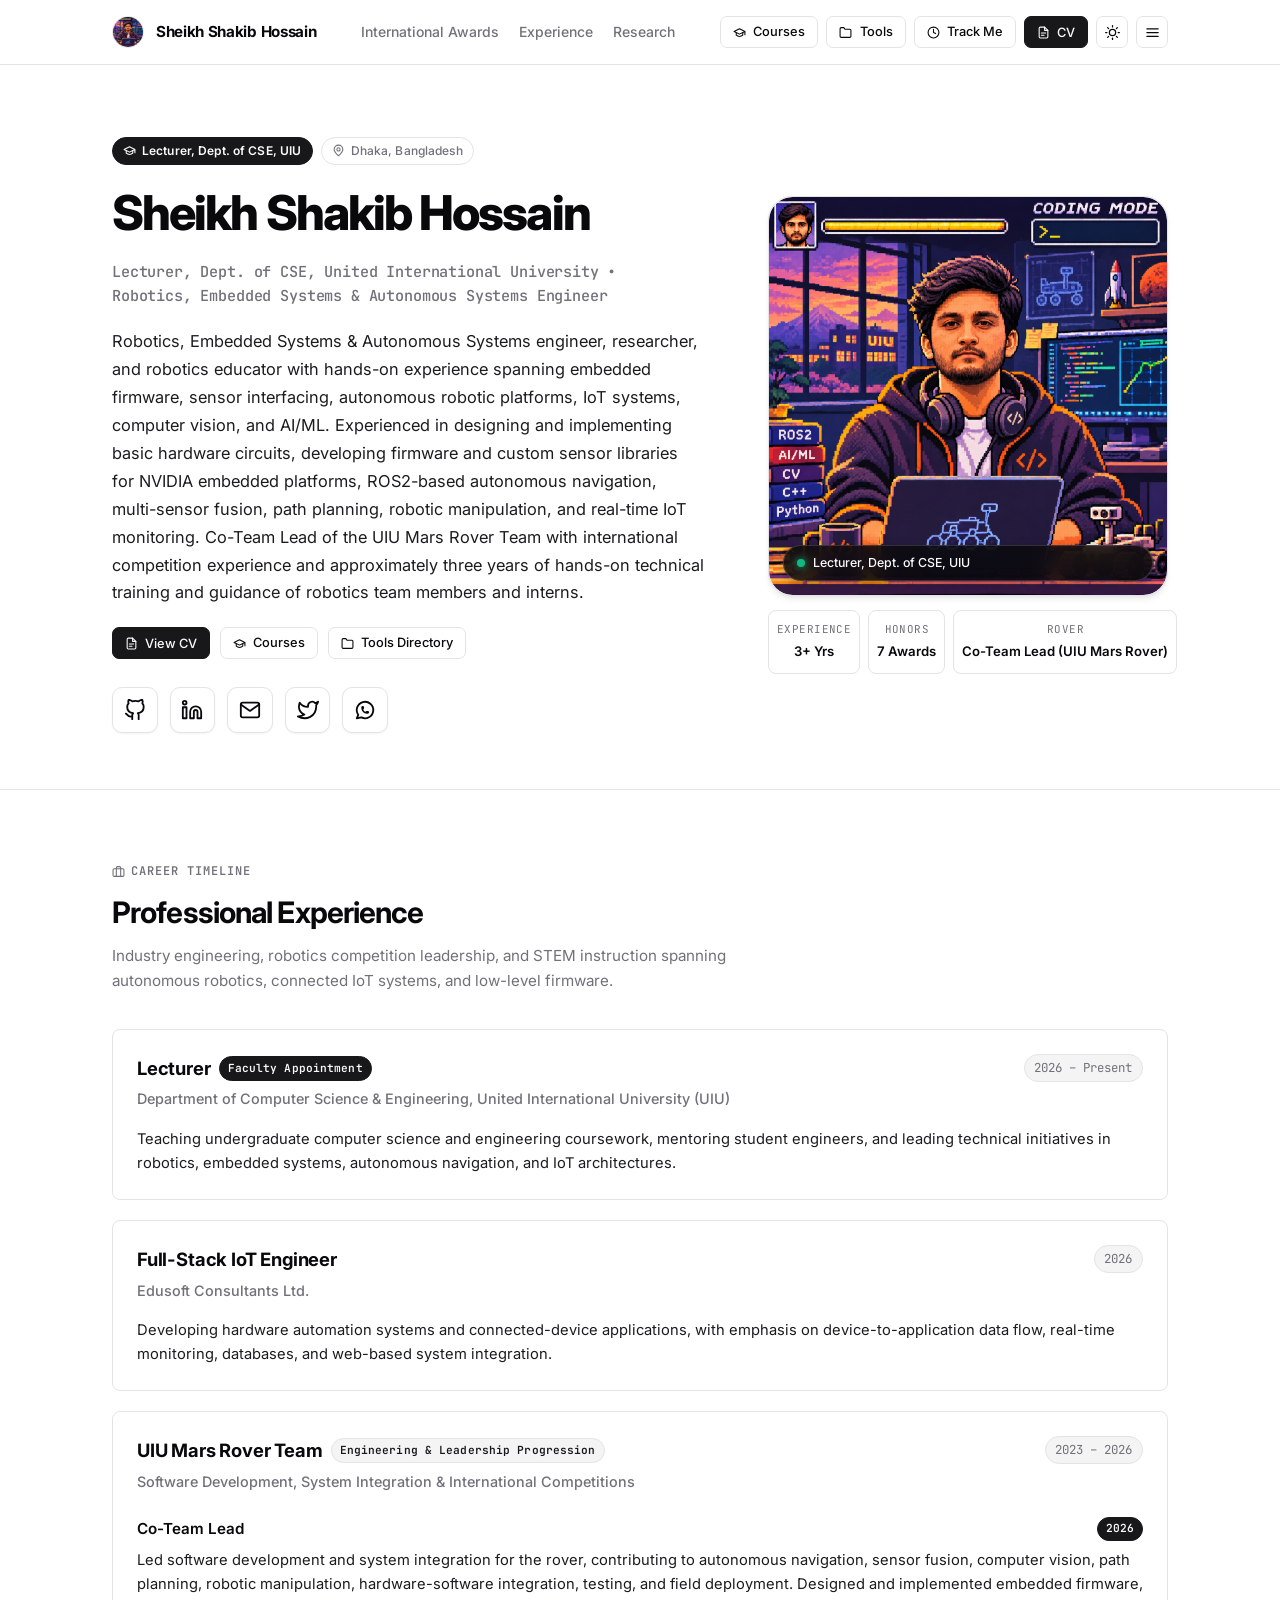
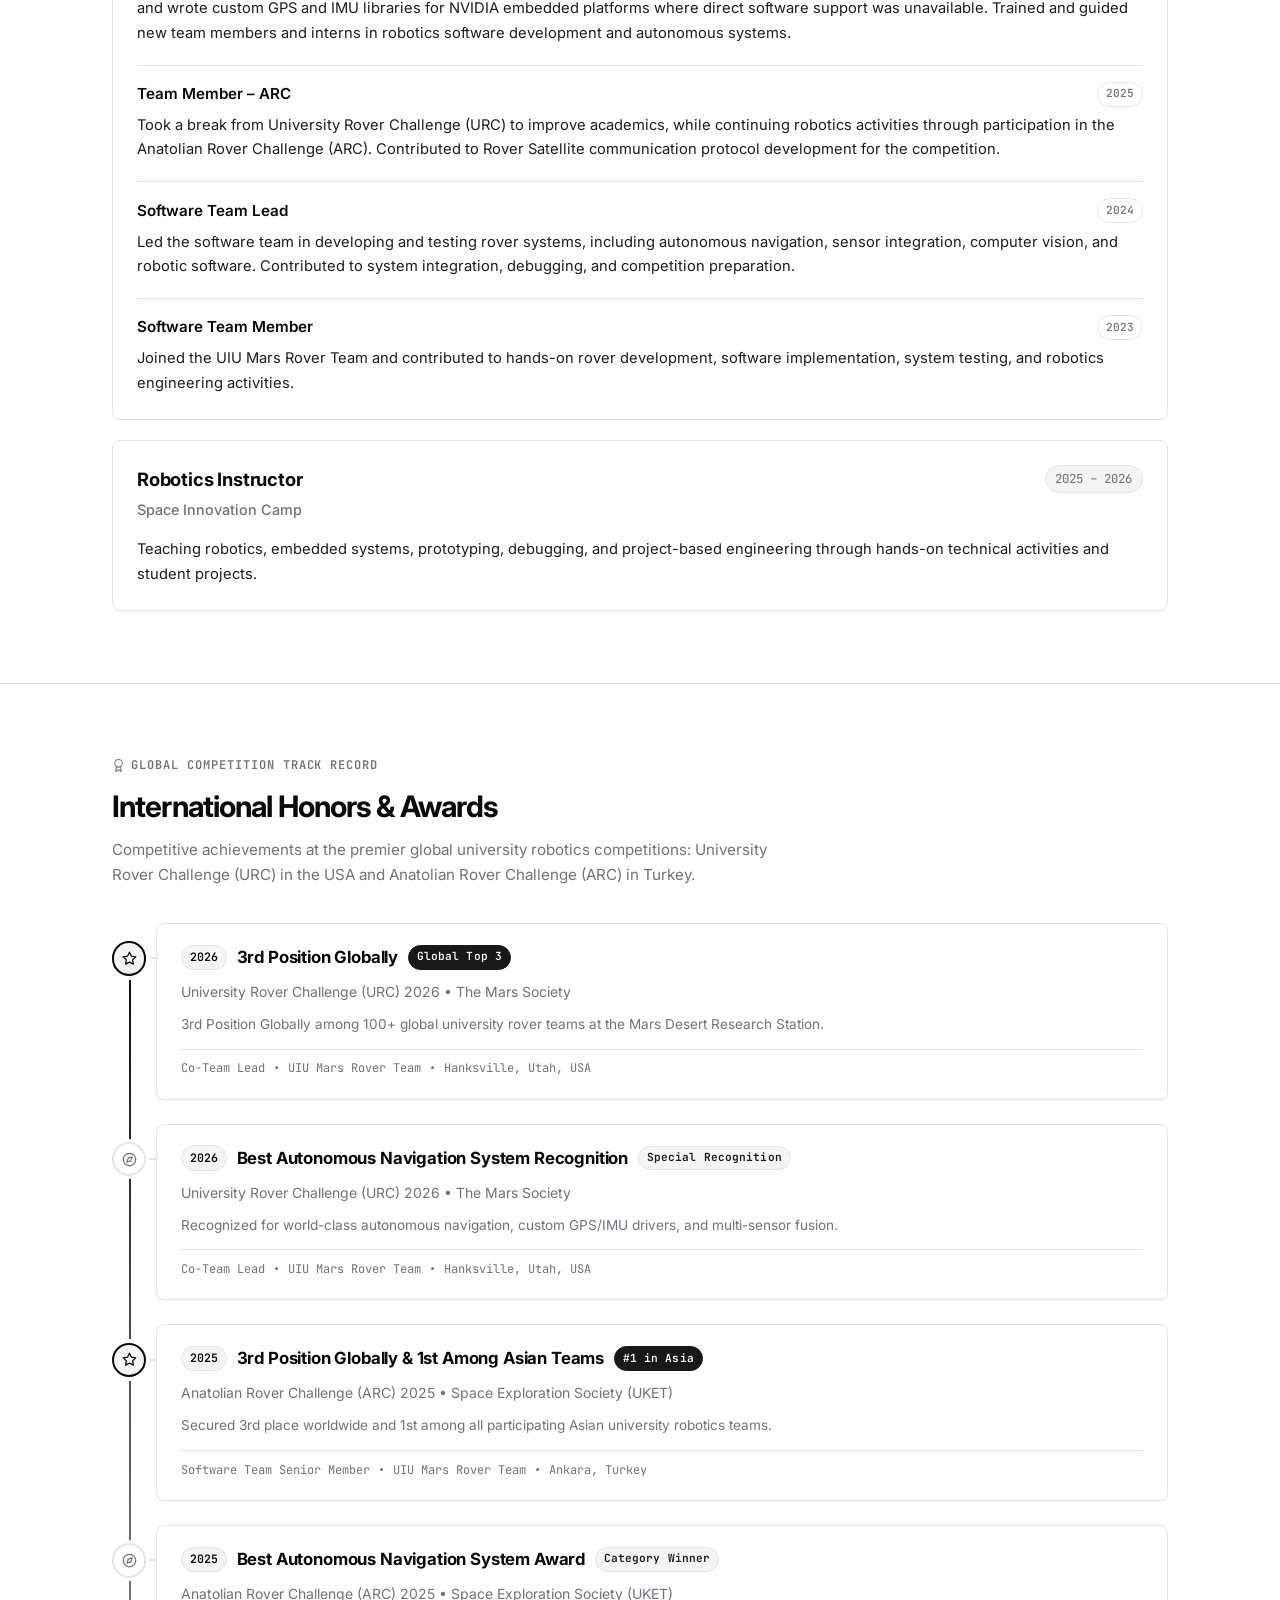
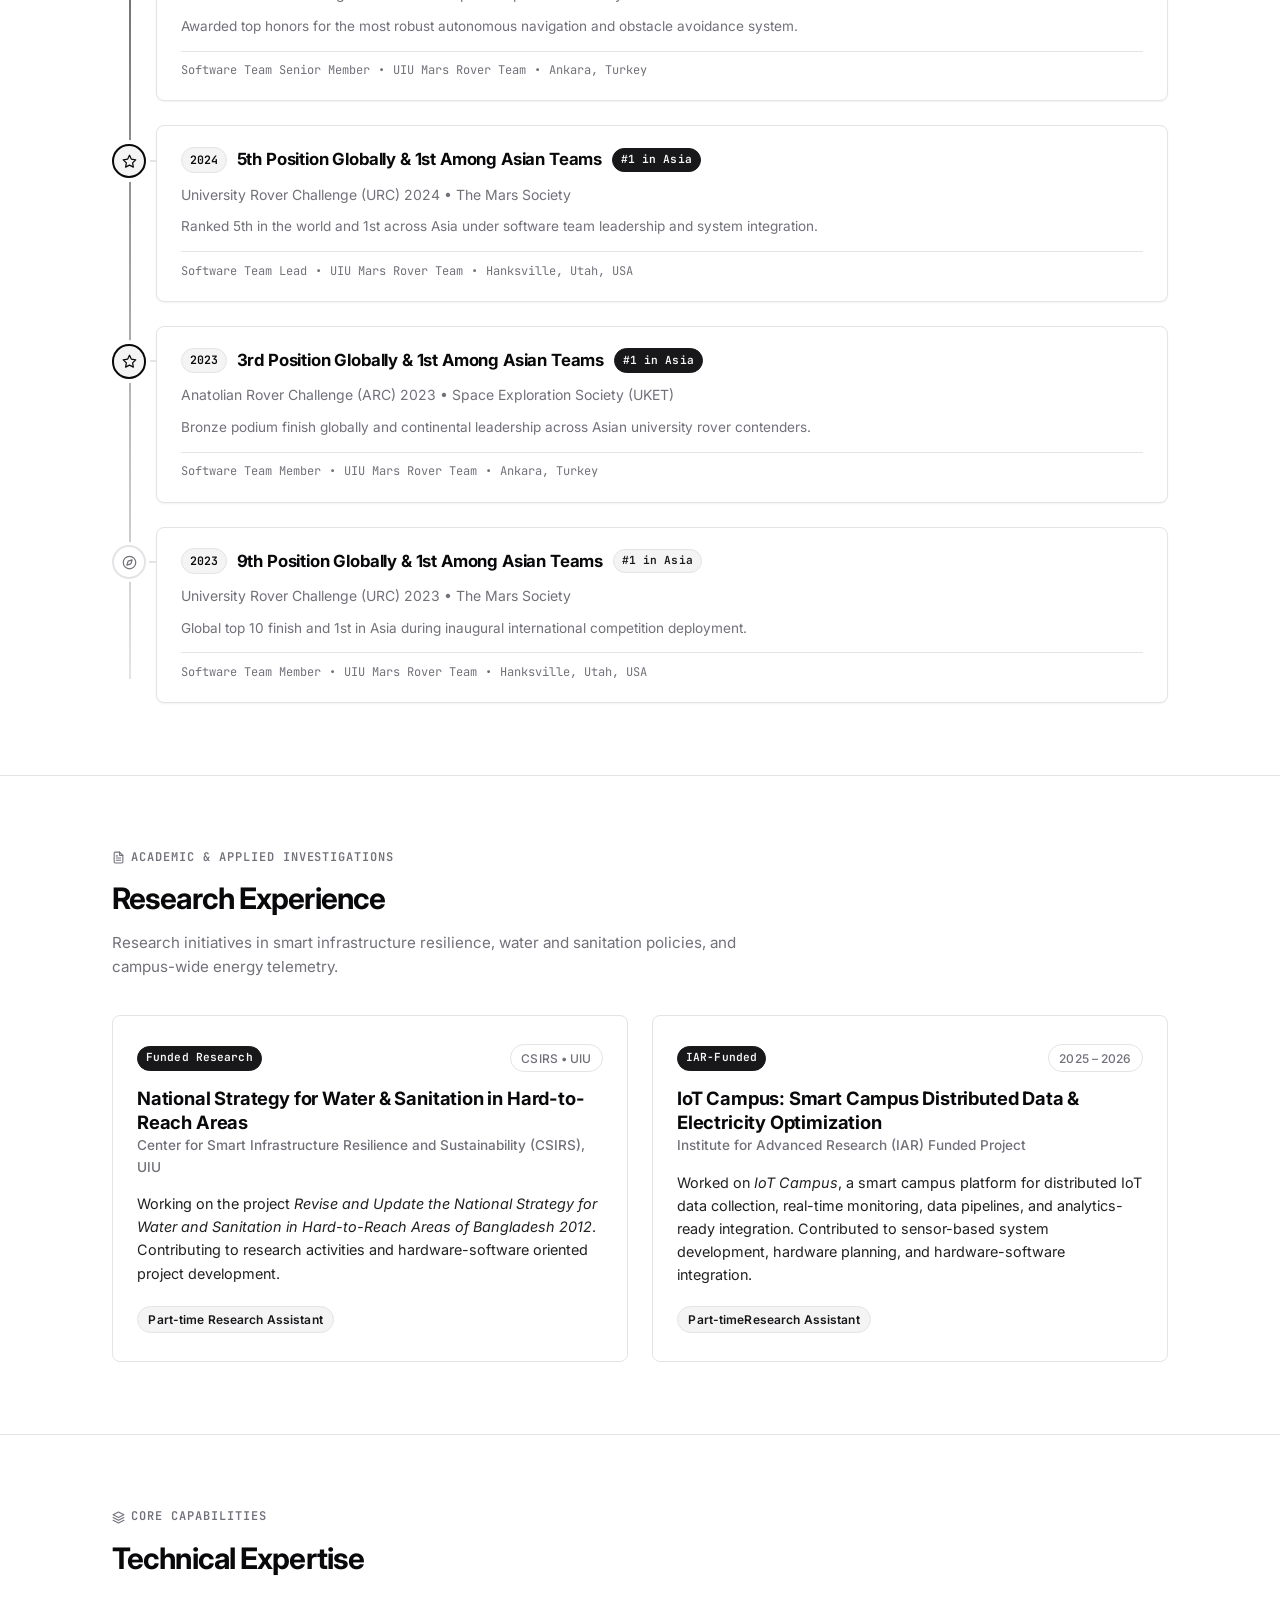
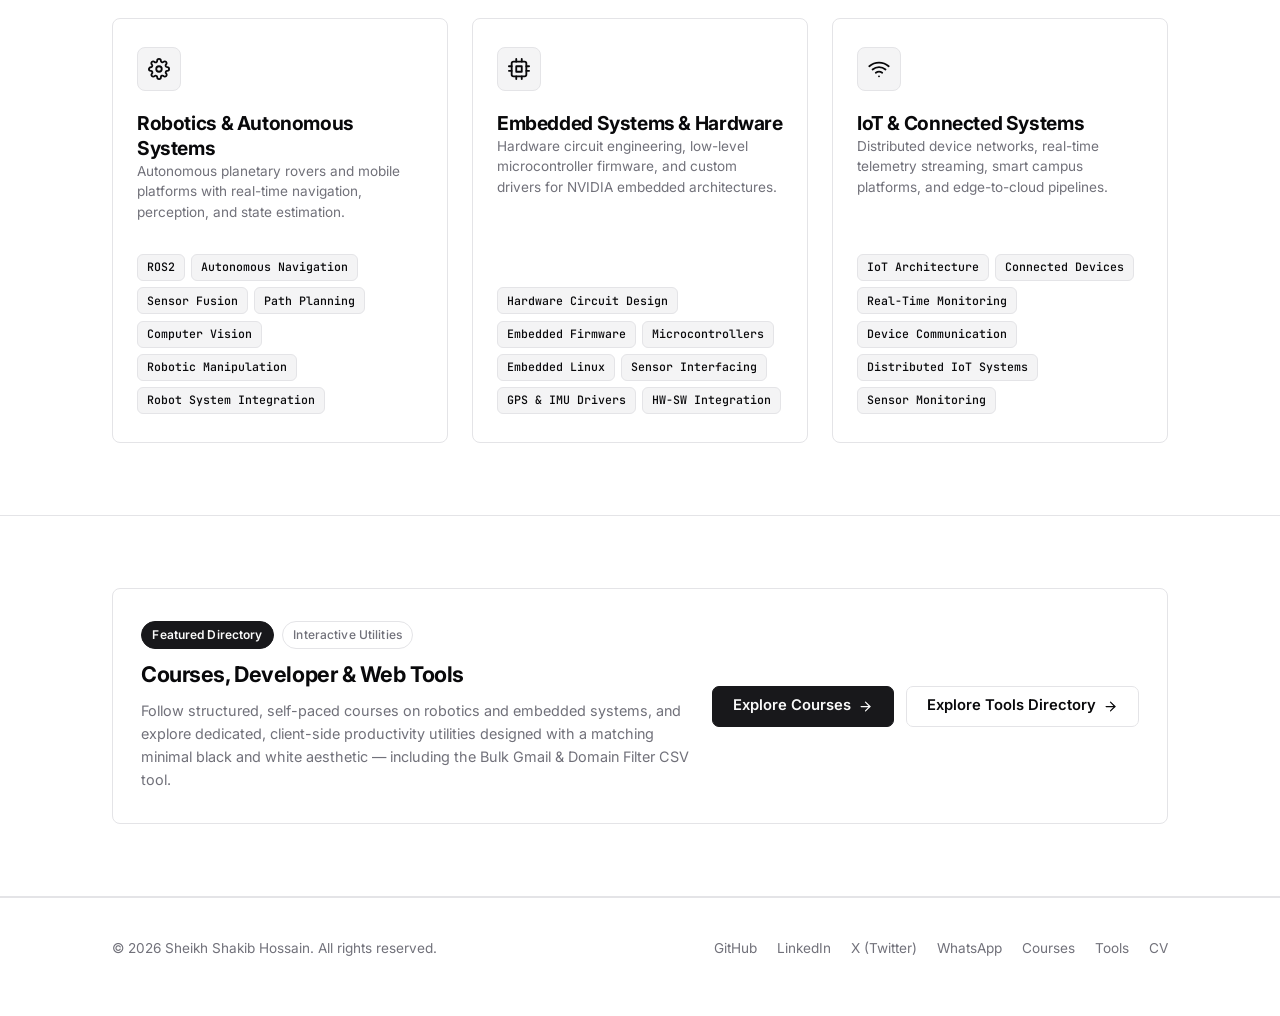
<file: index.html>
<!DOCTYPE html>
<html lang="en">
<head>
  <meta charset="UTF-8">
  <meta name="viewport" content="width=device-width, initial-scale=1.0">
  <title>Sheikh Shakib Hossain | Lecturer, Dept. of CSE, UIU &amp; Robotics Engineer</title>
  <meta name="description" content="Portfolio of Sheikh Shakib Hossain — Lecturer, Department of CSE, United International University (UIU). Robotics, Embedded Systems &amp; Autonomous Systems engineer and researcher. Co-Team Lead of UIU Mars Rover Team.">
  <meta name="author" content="Sheikh Shakib Hossain">
  <link rel="icon" type="image/png" href="images/favicon.png">
  <meta name="keywords" content="Sheikh Shakib Hossain, Lecturer CSE UIU, Robotics Engineer, Embedded Systems, Autonomous Systems, ROS2, Mars Rover, UIU, Computer Vision, IoT, Sensor Fusion">

  <!-- OpenGraph / Social Media -->
  <meta property="og:type" content="website">
  <meta property="og:url" content="https://sheikhshakibhossain.github.io/">
  <meta property="og:title" content="Sheikh Shakib Hossain | Lecturer, Dept. of CSE, UIU">
  <meta property="og:description" content="Lecturer, Department of CSE at United International University (UIU). Robotics, Embedded Systems &amp; Autonomous Systems engineer, researcher, and educator.">
  <meta property="og:image" content="images/me.jpg">

  <!-- Fonts: Inter & JetBrains Mono -->
  <link rel="preconnect" href="https://fonts.googleapis.com">
  <link rel="preconnect" href="https://fonts.gstatic.com" crossorigin>
  <link href="https://fonts.googleapis.com/css2?family=Inter:wght@400;500;600;700;800&family=JetBrains+Mono:wght@400;500;600&display=swap" rel="stylesheet">

  <script>
    // Early theme script to prevent FOUC (Flash of Unstyled Content)
    (function () {
      const savedTheme = localStorage.getItem('theme-mode');
      const prefersDark = window.matchMedia('(prefers-color-scheme: dark)').matches;
      if (savedTheme === 'dark' || (!savedTheme && prefersDark)) {
        document.documentElement.classList.add('dark');
      } else {
        document.documentElement.classList.remove('dark');
      }
    })();
  </script>

  <style>
    /* shadcn/ui Inspired Black & White Monochrome Design System */
    :root {
      --font-sans: "Inter", -apple-system, BlinkMacSystemFont, "Segoe UI", Roboto, "Helvetica Neue", Arial, sans-serif;
      --font-mono: "JetBrains Mono", ui-monospace, SFMono-Regular, Menlo, Monaco, Consolas, monospace;

      /* Light Mode */
      --background: #ffffff;
      --foreground: #09090b;
      --card: #ffffff;
      --card-foreground: #09090b;
      --popover: #ffffff;
      --popover-foreground: #09090b;
      --primary: #18181b;
      --primary-foreground: #fafafa;
      --secondary: #f4f4f5;
      --secondary-foreground: #18181b;
      --muted: #f4f4f5;
      --muted-foreground: #71717a;
      --accent: #f4f4f5;
      --accent-foreground: #18181b;
      --border: #e4e4e7;
      --input: #e4e4e7;
      --input-focus: #09090b;
      --ring: #18181b;
      --radius: 0.5rem;
      --badge-accent-bg: #f4f4f5;
      --badge-accent-border: #e4e4e7;
      --shadow-sm: 0 1px 2px 0 rgba(0, 0, 0, 0.05);
      --shadow: 0 1px 3px 0 rgba(0, 0, 0, 0.1), 0 1px 2px -1px rgba(0, 0, 0, 0.1);
      --shadow-md: 0 4px 6px -1px rgba(0, 0, 0, 0.08), 0 2px 4px -2px rgba(0, 0, 0, 0.06);
      --nav-bg: rgba(255, 255, 255, 0.85);
      --tag-bg: #f4f4f5;
      --tag-border: #e4e4e7;
    }

    .dark {
      /* Dark Mode */
      --background: #09090b;
      --foreground: #fafafa;
      --card: #09090b;
      --card-foreground: #fafafa;
      --popover: #09090b;
      --popover-foreground: #fafafa;
      --primary: #fafafa;
      --primary-foreground: #18181b;
      --secondary: #27272a;
      --secondary-foreground: #fafafa;
      --muted: #27272a;
      --muted-foreground: #a1a1aa;
      --accent: #27272a;
      --accent-foreground: #fafafa;
      --border: #27272a;
      --input: #27272a;
      --input-focus: #fafafa;
      --ring: #d4d4d8;
      --badge-accent-bg: #1c1c1f;
      --badge-accent-border: #2e2e33;
      --shadow-sm: 0 1px 2px 0 rgba(0, 0, 0, 0.5);
      --shadow: 0 1px 3px 0 rgba(0, 0, 0, 0.5);
      --shadow-md: 0 4px 6px -1px rgba(0, 0, 0, 0.5);
      --nav-bg: rgba(9, 9, 11, 0.85);
      --tag-bg: #18181b;
      --tag-border: #27272a;
    }

    *, *::before, *::after {
      box-sizing: border-box;
      margin: 0;
      padding: 0;
    }

    html {
      scroll-behavior: smooth;
    }

    body {
      font-family: var(--font-sans);
      background-color: var(--background);
      color: var(--foreground);
      line-height: 1.6;
      min-height: 100vh;
      -webkit-font-smoothing: antialiased;
      -moz-osx-font-smoothing: grayscale;
      transition: background-color 0.2s ease, color 0.2s ease;
    }

    /* Custom Scrollbar */
    ::-webkit-scrollbar {
      width: 8px;
      height: 8px;
    }
    ::-webkit-scrollbar-track {
      background: var(--background);
    }
    ::-webkit-scrollbar-thumb {
      background: var(--border);
      border-radius: 4px;
    }
    ::-webkit-scrollbar-thumb:hover {
      background: var(--muted-foreground);
    }

    a {
      color: inherit;
      text-decoration: none;
    }

    /* Layout Container */
    .container {
      max-width: 1120px;
      margin: 0 auto;
      padding: 0 1.25rem;
    }

    @media (min-width: 768px) {
      .container {
        padding: 0 2rem;
      }
    }

    /* Sticky Navbar */
    .site-nav {
      position: sticky;
      top: 0;
      z-index: 50;
      background: var(--nav-bg);
      backdrop-filter: blur(12px);
      -webkit-backdrop-filter: blur(12px);
      border-bottom: 1px solid var(--border);
      transition: border-color 0.2s ease, background-color 0.2s ease;
    }

    .nav-inner {
      display: flex;
      align-items: center;
      justify-content: space-between;
      height: 4rem;
    }

    .brand {
      display: flex;
      align-items: center;
      gap: 0.75rem;
      font-weight: 700;
      letter-spacing: -0.02em;
    }

    .brand-avatar {
      width: 2rem;
      height: 2rem;
      border-radius: 9999px;
      object-fit: cover;
      border: 1px solid var(--border);
    }

    .brand-name {
      font-size: 0.95rem;
      display: flex;
      align-items: center;
      gap: 0.5rem;
    }

    .brand-title-badge {
      font-family: var(--font-mono);
      font-size: 0.7rem;
      font-weight: 500;
      color: var(--muted-foreground);
      padding: 0.1rem 0.45rem;
      border-radius: var(--radius);
      background: var(--secondary);
      border: 1px solid var(--border);
      display: none;
    }

    @media (min-width: 640px) {
      .brand-title-badge {
        display: inline-block;
      }
    }

    .nav-links {
      display: none;
      align-items: center;
      gap: 1.25rem;
      font-size: 0.875rem;
      font-weight: 500;
      color: var(--muted-foreground);
    }

    @media (min-width: 860px) {
      .nav-links {
        display: flex;
      }
    }

    .nav-link {
      transition: color 0.15s ease;
    }

    .nav-link:hover {
      color: var(--foreground);
    }

    .nav-actions {
      display: flex;
      align-items: center;
      gap: 0.5rem;
    }

    /* Mobile Nav Toggle */
    .mobile-menu-btn {
      display: inline-flex;
      align-items: center;
      justify-content: center;
    }

    @media (min-width: 860px) {
      .mobile-menu-btn {
        display: none;
      }
    }

    .mobile-nav-panel {
      display: none;
      flex-direction: column;
      gap: 0.75rem;
      padding: 1.25rem 1.25rem 1.5rem;
      border-bottom: 1px solid var(--border);
      background: var(--background);
    }

    .mobile-nav-panel.open {
      display: flex;
    }

    .mobile-nav-panel .nav-link {
      font-size: 0.95rem;
      padding: 0.4rem 0;
      color: var(--foreground);
      font-weight: 500;
    }

    /* UI Badges */
    .badge {
      display: inline-flex;
      align-items: center;
      gap: 0.35rem;
      font-size: 0.75rem;
      font-weight: 600;
      padding: 0.2rem 0.65rem;
      border-radius: 9999px;
      background-color: var(--secondary);
      color: var(--secondary-foreground);
      border: 1px solid var(--border);
      letter-spacing: 0.01em;
      white-space: nowrap;
    }

    .badge-outline {
      background: transparent;
      color: var(--muted-foreground);
      font-weight: 500;
    }

    .badge-accent {
      background: var(--primary);
      color: var(--primary-foreground);
      border-color: var(--primary);
    }

    .badge-pill {
      font-family: var(--font-mono);
      font-size: 0.7rem;
      padding: 0.15rem 0.5rem;
    }

    /* Buttons */
    .btn {
      display: inline-flex;
      align-items: center;
      justify-content: center;
      gap: 0.45rem;
      font-family: var(--font-sans);
      font-size: 0.85rem;
      font-weight: 500;
      height: 2.25rem;
      padding: 0 0.95rem;
      border-radius: calc(var(--radius) - 1px);
      cursor: pointer;
      border: 1px solid transparent;
      transition: all 0.15s ease-in-out;
      outline: none;
      text-decoration: none;
      white-space: nowrap;
    }

    .btn:focus-visible {
      box-shadow: 0 0 0 2px var(--background), 0 0 0 4px var(--ring);
    }

    .btn-sm {
      height: 2rem;
      padding: 0 0.75rem;
      font-size: 0.8rem;
    }

    .btn-lg {
      height: 2.6rem;
      padding: 0 1.25rem;
      font-size: 0.925rem;
      font-weight: 600;
    }

    .btn-primary {
      background-color: var(--primary);
      color: var(--primary-foreground);
      border-color: var(--primary);
    }

    .btn-primary:hover {
      opacity: 0.9;
    }

    .btn-outline {
      background-color: transparent;
      color: var(--foreground);
      border-color: var(--border);
    }

    .btn-outline:hover {
      background-color: var(--accent);
      border-color: var(--foreground);
    }

    .btn-secondary {
      background-color: var(--secondary);
      color: var(--secondary-foreground);
      border-color: var(--border);
    }

    .btn-secondary:hover {
      background-color: var(--border);
    }

    .btn-icon-only {
      width: 2.25rem;
      padding: 0;
    }

    .btn-icon-only.btn-sm {
      width: 2rem;
      height: 2rem;
    }

    /* Icons */
    .icon {
      width: 15px;
      height: 15px;
      stroke-width: 2;
      stroke: currentColor;
      fill: none;
      stroke-linecap: round;
      stroke-linejoin: round;
      display: inline-block;
      vertical-align: middle;
      flex-shrink: 0;
    }

    .icon-sm {
      width: 13px;
      height: 13px;
    }

    .icon-md {
      width: 18px;
      height: 18px;
    }

    .icon-lg {
      width: 22px;
      height: 22px;
    }

    /* Hero Section */
    .hero-section {
      padding: 3.5rem 0 3rem;
      border-bottom: 1px solid var(--border);
    }

    @media (min-width: 768px) {
      .hero-section {
        padding: 4.5rem 0 3.5rem;
      }
    }

    .hero-layout {
      display: grid;
      grid-template-columns: 1fr;
      gap: 2.5rem;
      align-items: center;
    }

    @media (min-width: 900px) {
      .hero-layout {
        grid-template-columns: 1.15fr 380px;
        gap: 3.5rem;
      }
    }

    @media (min-width: 1100px) {
      .hero-layout {
        grid-template-columns: 1.2fr 400px;
        gap: 4rem;
      }
    }

    .hero-content {
      display: flex;
      flex-direction: column;
      gap: 1.25rem;
    }

    .hero-badge-row {
      display: flex;
      flex-wrap: wrap;
      align-items: center;
      gap: 0.5rem;
    }

    .hero-name {
      font-size: 2.35rem;
      font-weight: 800;
      letter-spacing: -0.04em;
      line-height: 1.15;
      color: var(--foreground);
    }

    @media (min-width: 640px) {
      .hero-name {
        font-size: 3rem;
      }
    }

    .hero-role {
      font-family: var(--font-mono);
      font-size: 0.95rem;
      color: var(--muted-foreground);
      font-weight: 500;
      letter-spacing: -0.01em;
    }

    .hero-bio {
      font-size: 1.025rem;
      line-height: 1.7;
      color: var(--foreground);
      opacity: 0.92;
    }

    .hero-actions {
      display: flex;
      flex-wrap: wrap;
      align-items: center;
      gap: 0.75rem;
      padding-top: 0.5rem;
    }

    .hero-socials {
      display: flex;
      align-items: center;
      gap: 0.5rem;
      padding-top: 0.25rem;
    }

    /* Profile Showcase Column (Large View with Rounded Corners) */
    .profile-showcase {
      display: flex;
      flex-direction: column;
      gap: 0.85rem;
      width: 100%;
      max-width: 400px;
      margin: 0 auto;
    }

    .profile-image-frame {
      position: relative;
      width: 100%;
      aspect-ratio: 1 / 1;
      border-radius: 1.5rem;
      overflow: hidden;
      border: 1px solid var(--border);
      box-shadow: var(--shadow-md);
      background: var(--card);
    }

    .profile-large-img {
      width: 100%;
      height: 100%;
      object-fit: cover;
      object-position: center;
      display: block;
      border-radius: 1.5rem;
      transition: transform 0.3s cubic-bezier(0.16, 1, 0.3, 1), filter 0.3s ease;
    }

    .profile-image-frame:hover .profile-large-img {
      transform: scale(1.03);
    }

    /* Floating Status Pill over image */
    .profile-floating-badge {
      position: absolute;
      bottom: 0.85rem;
      left: 0.85rem;
      right: 0.85rem;
      display: flex;
      align-items: center;
      gap: 0.5rem;
      padding: 0.45rem 0.85rem;
      border-radius: 9999px;
      background: rgba(9, 9, 11, 0.82);
      backdrop-filter: blur(10px);
      -webkit-backdrop-filter: blur(10px);
      border: 1px solid rgba(255, 255, 255, 0.15);
      color: #fafafa;
      font-size: 0.775rem;
      font-weight: 500;
      box-shadow: 0 4px 12px rgba(0, 0, 0, 0.25);
    }

    .dark .profile-floating-badge {
      background: rgba(18, 18, 20, 0.85);
      border: 1px solid rgba(255, 255, 255, 0.1);
    }

    .status-indicator-dot {
      width: 8px;
      height: 8px;
      border-radius: 9999px;
      background: #10b981;
      box-shadow: 0 0 8px #10b981;
      flex-shrink: 0;
    }

    /* Minimal Quick Info Chips below image */
    .profile-quick-stats {
      display: grid;
      grid-template-columns: repeat(3, 1fr);
      gap: 0.5rem;
    }

    .stat-pill {
      background: var(--card);
      border: 1px solid var(--border);
      border-radius: var(--radius);
      padding: 0.65rem 0.5rem;
      display: flex;
      flex-direction: column;
      align-items: center;
      text-align: center;
      gap: 0.15rem;
      transition: border-color 0.15s ease, transform 0.15s ease;
    }

    .stat-pill:hover {
      border-color: var(--foreground);
      transform: translateY(-1px);
    }

    .stat-pill-label {
      font-size: 0.68rem;
      font-family: var(--font-mono);
      text-transform: uppercase;
      letter-spacing: 0.04em;
      color: var(--muted-foreground);
    }

    .stat-pill-value {
      font-size: 0.825rem;
      font-weight: 600;
      color: var(--foreground);
      white-space: nowrap;
    }

    /* Section Headers */
    .section-wrap {
      padding: 3.5rem 0;
      border-bottom: 1px solid var(--border);
    }

    @media (min-width: 768px) {
      .section-wrap {
        padding: 4.5rem 0;
      }
    }

    .section-header {
      display: flex;
      flex-direction: column;
      gap: 0.5rem;
      margin-bottom: 2.25rem;
    }

    .section-eyebrow {
      display: flex;
      align-items: center;
      gap: 0.4rem;
      font-family: var(--font-mono);
      font-size: 0.75rem;
      font-weight: 600;
      text-transform: uppercase;
      letter-spacing: 0.08em;
      color: var(--muted-foreground);
    }

    .section-title {
      font-size: 1.85rem;
      font-weight: 700;
      letter-spacing: -0.03em;
      color: var(--foreground);
    }

    .section-desc {
      font-size: 0.95rem;
      color: var(--muted-foreground);
      max-width: 680px;
    }

    /* Technical Expertise 3-Column Grid */
    .expertise-grid {
      display: grid;
      grid-template-columns: 1fr;
      gap: 1.5rem;
    }

    @media (min-width: 768px) {
      .expertise-grid {
        grid-template-columns: repeat(3, 1fr);
      }
    }

    .expertise-card {
      background: var(--card);
      border: 1px solid var(--border);
      border-radius: var(--radius);
      padding: 1.75rem 1.5rem;
      display: flex;
      flex-direction: column;
      gap: 1.25rem;
      transition: all 0.2s ease-in-out;
      position: relative;
    }

    .expertise-card:hover {
      border-color: var(--foreground);
      box-shadow: var(--shadow);
      transform: translateY(-2px);
    }

    .expertise-icon-box {
      width: 2.75rem;
      height: 2.75rem;
      display: flex;
      align-items: center;
      justify-content: center;
      background: var(--secondary);
      border: 1px solid var(--border);
      border-radius: var(--radius);
      color: var(--foreground);
    }

    .expertise-title {
      font-size: 1.2rem;
      font-weight: 700;
      letter-spacing: -0.02em;
      color: var(--foreground);
      line-height: 1.3;
    }

    .expertise-desc {
      font-size: 0.85rem;
      color: var(--muted-foreground);
      line-height: 1.5;
    }

    .expertise-tags {
      display: flex;
      flex-wrap: wrap;
      gap: 0.4rem;
      margin-top: auto;
      padding-top: 0.75rem;
    }

    .expertise-chip {
      font-family: var(--font-mono);
      font-size: 0.725rem;
      padding: 0.2rem 0.55rem;
      background: var(--tag-bg);
      border: 1px solid var(--tag-border);
      border-radius: calc(var(--radius) - 2px);
      color: var(--foreground);
      font-weight: 500;
      transition: border-color 0.15s ease;
    }

    .expertise-chip:hover {
      border-color: var(--foreground);
    }

    /* International Awards Timeline Chain */
    .timeline-chain {
      position: relative;
      padding-left: 2.75rem;
      margin-top: 1.5rem;
    }

    .timeline-chain::before {
      content: '';
      position: absolute;
      left: 1.05rem;
      top: 1.25rem;
      bottom: 1.5rem;
      width: 2px;
      background: linear-gradient(to bottom, var(--foreground) 0%, var(--border) 100%);
    }

    .chain-node {
      position: relative;
      margin-bottom: 1.5rem;
    }

    .chain-node:last-child {
      margin-bottom: 0;
    }

    .chain-marker {
      position: absolute;
      left: -2.75rem;
      top: 1.15rem;
      width: 2.15rem;
      height: 2.15rem;
      border-radius: 9999px;
      background: var(--card);
      border: 2px solid var(--border);
      display: flex;
      align-items: center;
      justify-content: center;
      color: var(--muted-foreground);
      z-index: 2;
      transition: all 0.2s ease;
      box-shadow: 0 0 0 3px var(--background);
    }

    .chain-node.is-major .chain-marker {
      border-color: var(--foreground);
      background: var(--secondary);
      color: var(--foreground);
      box-shadow: 0 0 0 4px var(--background), var(--shadow-sm);
    }

    .chain-node:hover .chain-marker {
      border-color: var(--foreground);
      color: var(--foreground);
      transform: scale(1.1);
    }

    .chain-connector {
      position: absolute;
      left: -0.6rem;
      top: 2.15rem;
      width: 0.6rem;
      height: 2px;
      background: var(--border);
      transition: background 0.2s ease;
    }

    .chain-node:hover .chain-connector {
      background: var(--foreground);
    }

    .chain-card {
      background: var(--card);
      border: 1px solid var(--border);
      border-radius: var(--radius);
      padding: 1.25rem 1.5rem;
      display: flex;
      flex-direction: column;
      gap: 0.65rem;
      transition: all 0.2s ease;
      box-shadow: var(--shadow-sm);
    }

    .chain-card:hover {
      border-color: var(--foreground);
      box-shadow: var(--shadow);
      transform: translateY(-2px);
    }

    .chain-top {
      display: flex;
      flex-direction: column;
      gap: 0.35rem;
    }

    @media (min-width: 640px) {
      .chain-top {
        flex-direction: row;
        align-items: center;
        justify-content: space-between;
      }
    }

    .chain-title-row {
      display: flex;
      align-items: center;
      gap: 0.6rem;
      flex-wrap: wrap;
    }

    .chain-year {
      font-family: var(--font-mono);
      font-size: 0.725rem;
      font-weight: 600;
      padding: 0.15rem 0.5rem;
      border-radius: 9999px;
      background: var(--secondary);
      border: 1px solid var(--border);
      color: var(--foreground);
    }

    .chain-rank {
      font-size: 1.05rem;
      font-weight: 700;
      letter-spacing: -0.01em;
      color: var(--foreground);
    }

    .chain-competition {
      font-size: 0.875rem;
      color: var(--muted-foreground);
    }

    .chain-desc {
      font-size: 0.85rem;
      color: var(--muted-foreground);
      line-height: 1.5;
    }

    .chain-meta {
      display: flex;
      align-items: center;
      gap: 0.5rem;
      flex-wrap: wrap;
      font-family: var(--font-mono);
      font-size: 0.75rem;
      color: var(--muted-foreground);
      border-top: 1px solid var(--border);
      padding-top: 0.6rem;
      margin-top: 0.25rem;
    }

    /* Hero Social Buttons (Prominent / Bigger size) */
    .social-row {
      display: flex;
      align-items: center;
      gap: 0.75rem;
      flex-wrap: wrap;
      padding-top: 0.5rem;
    }

    .social-btn-lg {
      width: 2.85rem;
      height: 2.85rem;
      border-radius: calc(var(--radius) + 2px);
      background: var(--card);
      border: 1px solid var(--border);
      display: inline-flex;
      align-items: center;
      justify-content: center;
      color: var(--foreground);
      transition: all 0.2s cubic-bezier(0.16, 1, 0.3, 1);
      box-shadow: var(--shadow-sm);
      text-decoration: none;
    }

    .social-btn-lg svg {
      width: 22px;
      height: 22px;
    }

    .social-btn-lg:hover {
      border-color: var(--foreground);
      background-color: var(--accent);
      transform: translateY(-2px);
      box-shadow: var(--shadow);
    }

    .social-btn-lg:focus-visible {
      box-shadow: 0 0 0 2px var(--background), 0 0 0 4px var(--ring);
    }

    .hero-actions-compact {
      display: flex;
      align-items: center;
      gap: 0.6rem;
      flex-wrap: wrap;
    }

    /* Experience & Timeline */
    .experience-container {
      display: flex;
      flex-direction: column;
      gap: 1.5rem;
    }

    /* Progression Milestones inside Mars Rover Card */
    .progression-list {
      display: flex;
      flex-direction: column;
      gap: 1.25rem;
      margin-top: 0.5rem;
    }

    .progression-item {
      display: flex;
      flex-direction: column;
      gap: 0.4rem;
      padding-top: 1rem;
      border-top: 1px solid var(--border);
    }

    .progression-item:first-child {
      padding-top: 0;
      border-top: none;
    }

    .progression-header {
      display: flex;
      align-items: center;
      justify-content: space-between;
      gap: 0.5rem;
      flex-wrap: wrap;
    }

    .progression-role {
      font-size: 0.95rem;
      font-weight: 600;
      color: var(--foreground);
    }

    /* Detailed Timeline Cards */
    .timeline-list {
      display: flex;
      flex-direction: column;
      gap: 1.25rem;
      position: relative;
    }

    .timeline-card {
      background: var(--card);
      border: 1px solid var(--border);
      border-radius: var(--radius);
      padding: 1.5rem;
      display: flex;
      flex-direction: column;
      gap: 1rem;
      transition: border-color 0.15s ease, box-shadow 0.15s ease;
    }

    .timeline-card:hover {
      border-color: var(--foreground);
      box-shadow: var(--shadow-sm);
    }

    .timeline-top {
      display: flex;
      flex-direction: column;
      gap: 0.5rem;
    }

    @media (min-width: 640px) {
      .timeline-top {
        flex-direction: row;
        align-items: flex-start;
        justify-content: space-between;
      }
    }

    .timeline-title-block {
      display: flex;
      flex-direction: column;
      gap: 0.25rem;
    }

    .timeline-role {
      font-size: 1.15rem;
      font-weight: 700;
      letter-spacing: -0.01em;
      color: var(--foreground);
    }

    .timeline-org {
      font-size: 0.9rem;
      font-weight: 500;
      color: var(--muted-foreground);
    }

    .timeline-period {
      font-family: var(--font-mono);
      font-size: 0.775rem;
      color: var(--muted-foreground);
      background: var(--secondary);
      border: 1px solid var(--border);
      padding: 0.2rem 0.6rem;
      border-radius: 9999px;
      align-self: flex-start;
      white-space: nowrap;
    }

    .timeline-body {
      font-size: 0.92rem;
      line-height: 1.65;
      color: var(--foreground);
      opacity: 0.92;
    }

    /* Research Section */
    .research-grid {
      display: grid;
      grid-template-columns: 1fr;
      gap: 1.5rem;
    }

    @media (min-width: 768px) {
      .research-grid {
        grid-template-columns: repeat(2, 1fr);
      }
    }

    .research-card {
      background: var(--card);
      border: 1px solid var(--border);
      border-radius: var(--radius);
      padding: 1.75rem 1.5rem;
      display: flex;
      flex-direction: column;
      justify-content: space-between;
      gap: 1.25rem;
      transition: all 0.2s ease;
    }

    .research-card:hover {
      border-color: var(--foreground);
      box-shadow: var(--shadow);
      transform: translateY(-2px);
    }

    .research-card-top {
      display: flex;
      flex-direction: column;
      gap: 0.85rem;
    }

    .research-badge-row {
      display: flex;
      align-items: center;
      justify-content: space-between;
      gap: 0.5rem;
    }

    .research-title {
      font-size: 1.15rem;
      font-weight: 700;
      letter-spacing: -0.01em;
      line-height: 1.35;
      color: var(--foreground);
    }

    .research-org {
      font-size: 0.85rem;
      font-weight: 500;
      color: var(--muted-foreground);
    }

    .research-body {
      font-size: 0.9rem;
      line-height: 1.6;
      color: var(--foreground);
      opacity: 0.9;
    }

    /* Tools Spotlight Callout Card */
    .tools-spotlight {
      background: var(--card);
      border: 1px solid var(--border);
      border-radius: var(--radius);
      padding: 2rem 1.75rem;
      display: flex;
      flex-direction: column;
      gap: 1.25rem;
      position: relative;
      overflow: hidden;
      transition: border-color 0.2s ease;
    }

    .tools-spotlight:hover {
      border-color: var(--foreground);
    }

    @media (min-width: 768px) {
      .tools-spotlight {
        flex-direction: row;
        align-items: center;
        justify-content: space-between;
      }
    }

    .tools-spotlight-content {
      display: flex;
      flex-direction: column;
      gap: 0.5rem;
      max-width: 620px;
    }

    .tools-spotlight-title {
      font-size: 1.35rem;
      font-weight: 700;
      letter-spacing: -0.02em;
      color: var(--foreground);
    }

    .tools-spotlight-desc {
      font-size: 0.9rem;
      color: var(--muted-foreground);
      line-height: 1.6;
    }

    .tools-spotlight-actions {
      display: flex;
      align-items: center;
      gap: 0.75rem;
      flex-wrap: wrap;
      flex-shrink: 0;
    }

    /* Footer */
    .site-footer {
      padding: 2.5rem 0 3.5rem;
      border-top: 1px solid var(--border);
      font-size: 0.85rem;
      color: var(--muted-foreground);
    }

    .footer-inner {
      display: flex;
      flex-direction: column;
      gap: 1.25rem;
      align-items: center;
      text-align: center;
    }

    @media (min-width: 640px) {
      .footer-inner {
        flex-direction: row;
        justify-content: space-between;
        text-align: left;
      }
    }

    .footer-links {
      display: flex;
      align-items: center;
      gap: 1.25rem;
    }

    .footer-link {
      transition: color 0.15s ease;
    }

    .footer-link:hover {
      color: var(--foreground);
    }

    /* CV Preview Modal */
    .cv-modal {
      position: fixed;
      inset: 0;
      z-index: 200;
      display: none;
      align-items: center;
      justify-content: center;
      padding: 1.25rem;
      background: rgba(9, 9, 11, 0.6);
      -webkit-backdrop-filter: blur(4px);
      backdrop-filter: blur(4px);
    }

    .cv-modal.open {
      display: flex;
      animation: cv-fade-in 0.2s ease;
    }

    .cv-modal-panel {
      display: flex;
      flex-direction: column;
      width: min(1000px, 100%);
      height: min(90vh, 900px);
      background: var(--card);
      color: var(--card-foreground);
      border: 1px solid var(--border);
      border-radius: var(--radius);
      box-shadow: var(--shadow-md);
      overflow: hidden;
      animation: cv-scale-in 0.2s ease;
    }

    .cv-modal-header {
      display: flex;
      align-items: center;
      justify-content: space-between;
      gap: 1rem;
      padding: 0.9rem 1.25rem;
      border-bottom: 1px solid var(--border);
      flex-shrink: 0;
    }

    .cv-modal-title {
      font-size: 0.95rem;
      font-weight: 600;
      letter-spacing: -0.01em;
    }

    .cv-modal-body {
      flex: 1;
      overflow: hidden;
      background: var(--muted);
    }

    .cv-modal-body embed {
      display: block;
      width: 100%;
      height: 100%;
      border: none;
    }

    .cv-modal-footer {
      display: flex;
      align-items: center;
      justify-content: flex-end;
      gap: 0.5rem;
      padding: 0.75rem 1.25rem;
      border-top: 1px solid var(--border);
      flex-shrink: 0;
    }

    /* Anchor-styled CV triggers rendered as buttons */
    .cv-trigger {
      background: none;
      border: none;
      padding: 0;
      font: inherit;
      color: inherit;
      text-align: left;
      cursor: pointer;
    }

    @keyframes cv-fade-in {
      from { opacity: 0; }
      to { opacity: 1; }
    }

    @keyframes cv-scale-in {
      from { opacity: 0; transform: scale(0.97); }
      to { opacity: 1; transform: scale(1); }
    }

    @media (max-width: 640px) {
      .cv-modal {
        padding: 0;
      }

      .cv-modal-panel {
        width: 100%;
        height: 100%;
        border-radius: 0;
        border: none;
      }

      .cv-modal-header,
      .cv-modal-footer {
        padding-left: 1rem;
        padding-right: 1rem;
      }
    }

    @media (prefers-reduced-motion: reduce) {
      .cv-modal.open,
      .cv-modal-panel {
        animation: none;
      }
    }

    /* Copy Feedback Toast */
    .toast {
      position: fixed;
      bottom: 1.5rem;
      right: 1.5rem;
      background: var(--primary);
      color: var(--primary-foreground);
      padding: 0.6rem 1rem;
      border-radius: var(--radius);
      font-size: 0.8rem;
      font-family: var(--font-mono);
      font-weight: 500;
      box-shadow: var(--shadow-md);
      opacity: 0;
      pointer-events: none;
      transform: translateY(10px);
      transition: all 0.2s ease;
      z-index: 100;
    }

    .toast.show {
      opacity: 1;
      transform: translateY(0);
    }
  </style>
</head>
<body>

  <!-- Navigation -->
  <nav class="site-nav" aria-label="Main Navigation">
    <div class="container">
      <div class="nav-inner">
        <a href="#" class="brand">
          <img src="images/me.jpg" alt="Sheikh Shakib Hossain" class="brand-avatar">
          <span class="brand-name">
            Sheikh Shakib Hossain
            <!-- <span class="brand-title-badge">Lecturer, Dept. of CSE, UIU</span> -->
          </span>
        </a>

        <div class="nav-links">
          <!-- <a href="#about" class="nav-link">About</a> -->
          <!-- <a href="#expertise" class="nav-link">Technical Expertise</a> -->
          <a href="#awards" class="nav-link">International Awards</a>
          <a href="#experience" class="nav-link">Experience</a>
          <a href="#research" class="nav-link">Research</a>
          <!-- <a href="tools/index.html" class="nav-link">Tools</a> -->
        </div>

        <div class="nav-actions">
          <a href="courses/index.html" class="btn btn-outline btn-sm" title="Browse Courses Directory">
            <svg class="icon icon-sm" viewBox="0 0 24 24"><path d="M22 10v6M2 10l10-5 10 5-10 5z"></path><path d="M6 12v5c3 3 9 3 12 0v-5"></path></svg>
            Courses
          </a>

          <a href="tools/index.html" class="btn btn-outline btn-sm" title="View Developer Tools Directory">
            <svg class="icon icon-sm" viewBox="0 0 24 24"><path d="M22 19a2 2 0 0 1-2 2H4a2 2 0 0 1-2-2V5a2 2 0 0 1 2-2h5l2 3h9a2 2 0 0 1 2 2z"></path></svg>
            Tools
          </a>

          <a href="trackme/index.html" class="btn btn-outline btn-sm" title="Check my availability and book a counseling appointment">
            <svg class="icon icon-sm" viewBox="0 0 24 24"><circle cx="12" cy="12" r="10"></circle><polyline points="12 6 12 12 16 14"></polyline></svg>
            Track Me
          </a>

          <button type="button" class="btn btn-primary btn-sm" data-cv-open title="View CV">
            <svg class="icon icon-sm" viewBox="0 0 24 24"><path d="M14 2H6a2 2 0 0 0-2 2v16a2 2 0 0 0 2 2h12a2 2 0 0 0 2-2V8z"></path><polyline points="14 2 14 8 20 8"></polyline><line x1="8" y1="13" x2="16" y2="13"></line><line x1="8" y1="17" x2="13" y2="17"></line></svg>
            CV
          </button>

          <!-- Theme Toggle Button -->
          <button id="theme-btn" class="btn btn-outline btn-icon-only btn-sm" aria-label="Toggle theme" title="Toggle theme">
            <!-- Sun icon for dark mode -->
            <svg id="theme-icon-light" class="icon" viewBox="0 0 24 24"><circle cx="12" cy="12" r="5"></circle><line x1="12" y1="1" x2="12" y2="3"></line><line x1="12" y1="21" x2="12" y2="23"></line><line x1="4.22" y1="4.22" x2="5.64" y2="5.64"></line><line x1="18.36" y1="18.36" x2="19.78" y2="19.78"></line><line x1="1" y1="12" x2="3" y2="12"></line><line x1="21" y1="12" x2="23" y2="12"></line><line x1="4.22" y1="19.78" x2="5.64" y2="18.36"></line><line x1="18.36" y1="5.64" x2="19.78" y2="4.22"></line></svg>
            <!-- Moon icon for light mode -->
            <svg id="theme-icon-dark" class="icon" style="display:none;" viewBox="0 0 24 24"><path d="M21 12.79A9 9 0 1 1 11.21 3 7 7 0 0 0 21 12.79z"></path></svg>
          </button>

          <!-- Mobile Hamburger Toggle -->
          <button id="mobile-menu-toggle" class="btn btn-outline btn-icon-only btn-sm mobile-menu-btn" aria-label="Toggle Mobile Menu">
            <svg class="icon" viewBox="0 0 24 24"><line x1="3" y1="12" x2="21" y2="12"></line><line x1="3" y1="6" x2="21" y2="6"></line><line x1="3" y1="18" x2="21" y2="18"></line></svg>
          </button>
        </div>
      </div>
    </div>

    <!-- Mobile Navigation Panel -->
    <div id="mobile-nav-panel" class="mobile-nav-panel">
      <a href="#about" class="nav-link mobile-link">About</a>
      <a href="#expertise" class="nav-link mobile-link">Technical Expertise</a>
      <a href="#awards" class="nav-link mobile-link">International Awards</a>
      <a href="#experience" class="nav-link mobile-link">Experience</a>
      <a href="#research" class="nav-link mobile-link">Research</a>
      <a href="courses/index.html" class="nav-link mobile-link">Courses</a>
      <a href="tools/index.html" class="nav-link mobile-link">Tools &amp; Utilities</a>
      <a href="trackme/index.html" class="nav-link mobile-link">Track Me</a>
      <button type="button" class="nav-link mobile-link cv-trigger" data-cv-open>View CV (PDF)</button>
    </div>
  </nav>

  <!-- Hero Section -->
  <header id="about" class="hero-section">
    <div class="container">
      <div class="hero-layout">
        <div class="hero-content">
          <div class="hero-badge-row">
            <span class="badge badge-accent">
              <svg class="icon icon-sm" viewBox="0 0 24 24"><path d="M22 10v6M2 10l10-5 10 5-10 5z"></path><path d="M6 12v5c3 3 9 3 12 0v-5"></path></svg>
              <span data-metric="current_role">Lecturer, Dept. of CSE, UIU</span>
            </span>
            <span class="badge badge-outline">
              <svg class="icon icon-sm" viewBox="0 0 24 24"><circle cx="12" cy="10" r="3"></circle><path d="M12 21.7C17.3 17 20 13 20 10a8 8 0 1 0-16 0c0 3 2.7 7 8 11.7z"></path></svg>
              Dhaka, Bangladesh
            </span>
          </div>

          <h1 class="hero-name">Sheikh Shakib Hossain</h1>
          <p class="hero-role">Lecturer, Dept. of CSE, United International University &bull; Robotics, Embedded Systems &amp; Autonomous Systems Engineer</p>

          <p class="hero-bio">
            Robotics, Embedded Systems &amp; Autonomous Systems engineer, researcher, and robotics educator with hands-on experience spanning embedded firmware, sensor interfacing, autonomous robotic platforms, IoT systems, computer vision, and AI/ML. Experienced in designing and implementing basic hardware circuits, developing firmware and custom sensor libraries for NVIDIA embedded platforms, ROS2-based autonomous navigation, multi-sensor fusion, path planning, robotic manipulation, and real-time IoT monitoring. Co-Team Lead of the UIU Mars Rover Team with international competition experience and approximately three years of hands-on technical training and guidance of robotics team members and interns.
          </p>

          <div class="hero-actions-compact">
            <button type="button" class="btn btn-primary btn-sm" data-cv-open title="View CV (PDF)">
              <svg class="icon icon-sm" viewBox="0 0 24 24"><path d="M14 2H6a2 2 0 0 0-2 2v16a2 2 0 0 0 2 2h12a2 2 0 0 0 2-2V8z"></path><polyline points="14 2 14 8 20 8"></polyline><line x1="8" y1="13" x2="16" y2="13"></line><line x1="8" y1="17" x2="13" y2="17"></line></svg>
              View CV
            </button>
            <a href="courses/index.html" class="btn btn-outline btn-sm" title="Browse Courses Directory">
              <svg class="icon icon-sm" viewBox="0 0 24 24"><path d="M22 10v6M2 10l10-5 10 5-10 5z"></path><path d="M6 12v5c3 3 9 3 12 0v-5"></path></svg>
              Courses
            </a>
            <a href="tools/index.html" class="btn btn-outline btn-sm" title="Explore Developer Tools Directory">
              <svg class="icon icon-sm" viewBox="0 0 24 24"><path d="M22 19a2 2 0 0 1-2 2H4a2 2 0 0 1-2-2V5a2 2 0 0 1 2-2h5l2 3h9a2 2 0 0 1 2 2z"></path></svg>
              Tools Directory
            </a>
          </div>

          <!-- Prominent / Relatively Bigger Social & Contact Buttons -->
          <div class="social-row" aria-label="Social Profiles and Direct Contact">
            <!-- GitHub -->
            <a href="https://github.com/sheikhshakibhossain" target="_blank" rel="noopener noreferrer" class="social-btn-lg" aria-label="GitHub Profile" title="GitHub">
              <svg viewBox="0 0 24 24" fill="none" stroke="currentColor" stroke-width="2" stroke-linecap="round" stroke-linejoin="round"><path d="M9 19c-5 1.5-5-2.5-7-3m14 6v-3.87a3.37 3.37 0 0 0-.94-2.61c3.14-.35 6.44-1.54 6.44-7A5.44 5.44 0 0 0 20 4.77 5.07 5.07 0 0 0 19.91 1S18.73.65 16 2.48a13.38 13.38 0 0 0-7 0C6.27.65 5.09 1 5.09 1A5.07 5.07 0 0 0 5 4.77a5.44 5.44 0 0 0-1.5 3.78c0 5.42 3.3 6.61 6.44 7A3.37 3.37 0 0 0 9 18.13V22"></path></svg>
            </a>
            <!-- LinkedIn -->
            <a href="https://www.linkedin.com/in/sheikhshakibhossa1n" target="_blank" rel="noopener noreferrer" class="social-btn-lg" aria-label="LinkedIn Profile" title="LinkedIn">
              <svg viewBox="0 0 24 24" fill="none" stroke="currentColor" stroke-width="2" stroke-linecap="round" stroke-linejoin="round"><path d="M16 8a6 6 0 0 1 6 6v7h-4v-7a2 2 0 0 0-2-2 2 2 0 0 0-2 2v7h-4v-7a6 6 0 0 1 6-6z"></path><rect x="2" y="9" width="4" height="12"></rect><circle cx="4" cy="4" r="2"></circle></svg>
            </a>
            <!-- Email -->
            <a href="mailto:sheikhshakibhossain@gmail.com" class="social-btn-lg" aria-label="Send Email" title="Email: sheikhshakibhossain@gmail.com">
              <svg viewBox="0 0 24 24" fill="none" stroke="currentColor" stroke-width="2" stroke-linecap="round" stroke-linejoin="round"><path d="M4 4h16c1.1 0 2 .9 2 2v12c0 1.1-.9 2-2 2H4c-1.1 0-2-.9-2-2V6c0-1.1.9-2 2-2z"></path><polyline points="22,6 12,13 2,6"></polyline></svg>
            </a>
            <!-- Twitter / X -->
            <a href="https://x.com/SheikhShak1b" target="_blank" rel="noopener noreferrer" class="social-btn-lg" aria-label="X / Twitter" title="X (Twitter)">
              <svg viewBox="0 0 24 24" fill="none" stroke="currentColor" stroke-width="2" stroke-linecap="round" stroke-linejoin="round"><path d="M23 3a10.9 10.9 0 0 1-3.14 1.53 4.48 4.48 0 0 0-7.86 3v1A10.66 10.66 0 0 1 3 4s-4 9 5 13a11.64 11.64 0 0 1-7 2c9 5 20 0 20-11.5a4.5 4.5 0 0 0-.08-.83A7.72 7.72 0 0 0 23 3z"></path></svg>
            </a>
            <!-- WhatsApp -->
            <a href="https://wa.me/SheikhShakibHossa1n" target="_blank" rel="noopener noreferrer" class="social-btn-lg" aria-label="WhatsApp Contact" title="Add me as a contact on WhatsApp">
              <svg viewBox="0 0 24 24" fill="none" stroke="currentColor" stroke-width="2" stroke-linecap="round" stroke-linejoin="round">
                <path d="M3 21l1.65-3.8a9 9 0 1 1 3.4 2.9L3 21"></path>
                <path d="M9 10a.5.5 0 0 0 1 0V9a.5.5 0 0 0-1 0v1a5 5 0 0 0 5 5h1a.5.5 0 0 0 0-1h-1a.5.5 0 0 0 0 1"></path>
              </svg>
            </a>
          </div>
        </div>

        <!-- Profile Showcase Column (Large View with Rounded Corners) -->
        <aside class="profile-showcase" aria-label="Faculty &amp; Research Profile">
          <div class="profile-image-frame">
            <img src="images/me.jpg" alt="Sheikh Shakib Hossain" class="profile-large-img">
            <div class="profile-floating-badge">
              <span class="status-indicator-dot" title="Active Faculty"></span>
              <span data-metric="current_role">Lecturer, Dept. of CSE, UIU</span>
            </div>
          </div>

          <div class="profile-quick-stats">
            <div class="stat-pill">
              <span class="stat-pill-label">Experience</span>
              <span class="stat-pill-value"><span data-metric="experience_years">3+</span> Yrs</span>
            </div>
            <div class="stat-pill">
              <span class="stat-pill-label">Honors</span>
              <span class="stat-pill-value"><span data-metric="total_awards">7</span> Awards</span>
            </div>
            <div class="stat-pill">
              <span class="stat-pill-label">Rover</span>
              <span class="stat-pill-value" data-metric="rover_role">Co-Team Lead</span>
            </div>
          </div>
        </aside>
      </div>
    </div>
  </header>


 <!-- Professional Experience Section -->
  <section id="experience" class="section-wrap">
    <div class="container">
      <div class="section-header">
        <div class="section-eyebrow">
          <svg class="icon icon-sm" viewBox="0 0 24 24"><rect x="2" y="7" width="20" height="14" rx="2" ry="2"></rect><path d="M16 21V5a2 2 0 0 0-2-2h-4a2 2 0 0 0-2 2v16"></path></svg>
          Career Timeline
        </div>
        <h2 class="section-title">Professional Experience</h2>
        <p class="section-desc">
          Industry engineering, robotics competition leadership, and STEM instruction spanning autonomous robotics, connected IoT systems, and low-level firmware.
        </p>
      </div>

      <div class="experience-container">
        <!-- Detailed Timeline Cards -->
        <div class="timeline-list">

          <!-- 2026 - Present: Lecturer, Dept. of CSE, United International University -->
          <article class="timeline-card">
            <div class="timeline-top">
              <div class="timeline-title-block">
                <div style="display: flex; align-items: center; gap: 0.5rem; flex-wrap: wrap;">
                  <h3 class="timeline-role">Lecturer</h3>
                  <span class="badge badge-accent badge-pill">Faculty Appointment</span>
                </div>
                <span class="timeline-org">Department of Computer Science &amp; Engineering, United International University (UIU)</span>
              </div>
              <span class="timeline-period">2026 &ndash; Present</span>
            </div>
            <p class="timeline-body">
              Teaching undergraduate computer science and engineering coursework, mentoring student engineers, and leading technical initiatives in robotics, embedded systems, autonomous navigation, and IoT architectures.
            </p>
          </article>

          <!-- 2026: Edusoft Consultants Ltd -->
          <article class="timeline-card">
            <div class="timeline-top">
              <div class="timeline-title-block">
                <h3 class="timeline-role">Full-Stack IoT Engineer</h3>
                <span class="timeline-org">Edusoft Consultants Ltd.</span>
              </div>
              <span class="timeline-period">2026</span>
            </div>
            <p class="timeline-body">
              Developing hardware automation systems and connected-device applications, with emphasis on device-to-application data flow, real-time monitoring, databases, and web-based system integration.
            </p>
          </article>

          <!-- 2023 - 2026: UIU Mars Rover Team Engineering & Leadership Journey -->
          <article class="timeline-card">
            <div class="timeline-top">
              <div class="timeline-title-block">
                <div style="display: flex; align-items: center; gap: 0.5rem; flex-wrap: wrap;">
                  <h3 class="timeline-role">UIU Mars Rover Team</h3>
                  <span class="badge badge-pill">Engineering &amp; Leadership Progression</span>
                </div>
                <span class="timeline-org">Software Development, System Integration &amp; International Competitions</span>
              </div>
              <span class="timeline-period">2023 &ndash; 2026</span>
            </div>

            <div class="progression-list">
              <!-- Milestone: 2026 Co-Team Lead -->
              <div class="progression-item">
                <div class="progression-header">
                  <span class="progression-role">Co-Team Lead</span>
                  <span class="badge badge-accent badge-pill">2026</span>
                </div>
                <p class="timeline-body">
                  Led software development and system integration for the rover, contributing to autonomous navigation, sensor fusion, computer vision, path planning, robotic manipulation, hardware-software integration, testing, and field deployment. Designed and implemented embedded firmware, and wrote custom GPS and IMU libraries for NVIDIA embedded platforms where direct software support was unavailable. Trained and guided new team members and interns in robotics software development and autonomous systems.
                </p>
              </div>

              <!-- Milestone: 2025 Team Member – ARC -->
              <div class="progression-item">
                <div class="progression-header">
                  <span class="progression-role">Team Member &ndash; ARC</span>
                  <span class="badge badge-outline badge-pill">2025</span>
                </div>
                <p class="timeline-body">
                  Took a break from University Rover Challenge (URC) to improve academics, while continuing robotics activities through participation in the Anatolian Rover Challenge (ARC). Contributed to Rover Satellite communication protocol development for the competition.
                </p>
              </div>

              <!-- Milestone: 2024 Software Team Lead -->
              <div class="progression-item">
                <div class="progression-header">
                  <span class="progression-role">Software Team Lead</span>
                  <span class="badge badge-outline badge-pill">2024</span>
                </div>
                <p class="timeline-body">
                  Led the software team in developing and testing rover systems, including autonomous navigation, sensor integration, computer vision, and robotic software. Contributed to system integration, debugging, and competition preparation.
                </p>
              </div>

              <!-- Milestone: 2023 Team Member -->
              <div class="progression-item">
                <div class="progression-header">
                  <span class="progression-role">Software Team Member</span>
                  <span class="badge badge-outline badge-pill">2023</span>
                </div>
                <p class="timeline-body">
                  Joined the UIU Mars Rover Team and contributed to hands-on rover development, software implementation, system testing, and robotics engineering activities.
                </p>
              </div>
            </div>
          </article>

          <!-- 2025 - 2026: Space Innovation Camp -->
          <article class="timeline-card">
            <div class="timeline-top">
              <div class="timeline-title-block">
                <h3 class="timeline-role">Robotics Instructor</h3>
                <span class="timeline-org">Space Innovation Camp</span>
              </div>
              <span class="timeline-period">2025 &ndash; 2026</span>
            </div>
            <p class="timeline-body">
              Teaching robotics, embedded systems, prototyping, debugging, and project-based engineering through hands-on technical activities and student projects.
            </p>
          </article>

        </div>
      </div>
    </div>
  </section>

  <!-- International Achievements Section -->
  <section id="awards" class="section-wrap">
    <div class="container">
      <div class="section-header">
        <div class="section-eyebrow">
          <svg class="icon icon-sm" viewBox="0 0 24 24"><circle cx="12" cy="8" r="7"></circle><polyline points="8.21 13.89 7 23 12 20 17 23 15.79 13.88"></polyline></svg>
          Global Competition Track Record
        </div>
        <h2 class="section-title">International Honors &amp; Awards</h2>
        <p class="section-desc">
          Competitive achievements at the premier global university robotics competitions: University Rover Challenge (URC) in the USA and Anatolian Rover Challenge (ARC) in Turkey.
        </p>
      </div>

      <!-- Timeline Chain Container (populated dynamically from data.json) -->
      <div id="awards-timeline-chain" class="timeline-chain" role="list" aria-label="International Awards Timeline Chain">
        <!-- Node 1: URC 2026 3rd Globally -->
        <div class="chain-node is-major" role="listitem">
          <div class="chain-marker" title="Global Top 3">
            <svg class="icon" viewBox="0 0 24 24"><polygon points="12 2 15.09 8.26 22 9.27 17 14.14 18.18 21.02 12 17.77 5.82 21.02 7 14.14 2 9.27 8.91 8.26 12 2"></polygon></svg>
          </div>
          <div class="chain-connector"></div>
          <div class="chain-card">
            <div class="chain-top">
              <div class="chain-title-row">
                <span class="chain-year">2026</span>
                <h3 class="chain-rank">3rd Position Globally</h3>
                <span class="badge badge-accent badge-pill">Global Top 3</span>
              </div>
            </div>
            <p class="chain-competition">University Rover Challenge (URC) 2026 &bull; Organized by The Mars Society</p>
            <p class="chain-desc">3rd Position Globally among 100+ global university rover teams at the Mars Desert Research Station.</p>
            <div class="chain-meta">
              <span>Co-Team Lead</span>
              <span>&bull;</span>
              <span>UIU Mars Rover Team</span>
              <span>&bull;</span>
              <span>Hanksville, Utah, USA</span>
            </div>
          </div>
        </div>

        <!-- Node 2: URC 2026 Best Autonomous Navigation -->
        <div class="chain-node" role="listitem">
          <div class="chain-marker" title="Special Recognition">
            <svg class="icon" viewBox="0 0 24 24"><circle cx="12" cy="12" r="10"></circle><polygon points="16.24 7.76 14.12 14.12 7.76 16.24 9.88 9.88 16.24 7.76"></polygon></svg>
          </div>
          <div class="chain-connector"></div>
          <div class="chain-card">
            <div class="chain-top">
              <div class="chain-title-row">
                <span class="chain-year">2026</span>
                <h3 class="chain-rank">Best Autonomous Navigation System Recognition</h3>
                <span class="badge badge-pill">Special Recognition</span>
              </div>
            </div>
            <p class="chain-competition">University Rover Challenge (URC) 2026 &bull; Organized by The Mars Society</p>
            <p class="chain-desc">Recognized for world-class autonomous navigation, custom GPS/IMU drivers, and multi-sensor fusion.</p>
            <div class="chain-meta">
              <span>Co-Team Lead</span>
              <span>&bull;</span>
              <span>UIU Mars Rover Team</span>
              <span>&bull;</span>
              <span>Hanksville, Utah, USA</span>
            </div>
          </div>
        </div>

        <!-- Node 3: ARC 2025 3rd Globally & 1st in Asia -->
        <div class="chain-node is-major" role="listitem">
          <div class="chain-marker" title="#1 in Asia">
            <svg class="icon" viewBox="0 0 24 24"><polygon points="12 2 15.09 8.26 22 9.27 17 14.14 18.18 21.02 12 17.77 5.82 21.02 7 14.14 2 9.27 8.91 8.26 12 2"></polygon></svg>
          </div>
          <div class="chain-connector"></div>
          <div class="chain-card">
            <div class="chain-top">
              <div class="chain-title-row">
                <span class="chain-year">2025</span>
                <h3 class="chain-rank">3rd Position Globally &amp; 1st Among Asian Teams</h3>
                <span class="badge badge-accent badge-pill">#1 in Asia</span>
              </div>
            </div>
            <p class="chain-competition">Anatolian Rover Challenge (ARC) 2025 &bull; Organized by Space Exploration Society (UKET)</p>
            <p class="chain-desc">Secured 3rd place worldwide and 1st among all participating Asian university robotics teams.</p>
            <div class="chain-meta">
              <span>Software Team Senior Member</span>
              <span>&bull;</span>
              <span>UIU Mars Rover Team</span>
              <span>&bull;</span>
              <span>Ankara, Turkey</span>
            </div>
          </div>
        </div>

        <!-- Node 4: ARC 2025 Best Autonomous Navigation -->
        <div class="chain-node" role="listitem">
          <div class="chain-marker" title="Category Winner">
            <svg class="icon" viewBox="0 0 24 24"><circle cx="12" cy="12" r="10"></circle><polygon points="16.24 7.76 14.12 14.12 7.76 16.24 9.88 9.88 16.24 7.76"></polygon></svg>
          </div>
          <div class="chain-connector"></div>
          <div class="chain-card">
            <div class="chain-top">
              <div class="chain-title-row">
                <span class="chain-year">2025</span>
                <h3 class="chain-rank">Best Autonomous Navigation System Award</h3>
                <span class="badge badge-pill">Category Winner</span>
              </div>
            </div>
            <p class="chain-competition">Anatolian Rover Challenge (ARC) 2025 &bull; Organized by Space Exploration Society (UKET)</p>
            <p class="chain-desc">Awarded top honors for the most robust autonomous navigation and obstacle avoidance system.</p>
            <div class="chain-meta">
              <span>Software Team Senior Member</span>
              <span>&bull;</span>
              <span>UIU Mars Rover Team</span>
              <span>&bull;</span>
              <span>Ankara, Turkey</span>
            </div>
          </div>
        </div>

        <!-- Node 5: URC 2024 5th Globally & 1st in Asia -->
        <div class="chain-node is-major" role="listitem">
          <div class="chain-marker" title="#1 in Asia">
            <svg class="icon" viewBox="0 0 24 24"><polygon points="12 2 15.09 8.26 22 9.27 17 14.14 18.18 21.02 12 17.77 5.82 21.02 7 14.14 2 9.27 8.91 8.26 12 2"></polygon></svg>
          </div>
          <div class="chain-connector"></div>
          <div class="chain-card">
            <div class="chain-top">
              <div class="chain-title-row">
                <span class="chain-year">2024</span>
                <h3 class="chain-rank">5th Position Globally &amp; 1st Among Asian Teams</h3>
                <span class="badge badge-accent badge-pill">#1 in Asia</span>
              </div>
            </div>
            <p class="chain-competition">University Rover Challenge (URC) 2024 &bull; Organized by The Mars Society</p>
            <p class="chain-desc">Ranked 5th in the world and 1st across Asia under software team leadership and system integration.</p>
            <div class="chain-meta">
              <span>Software Team Lead</span>
              <span>&bull;</span>
              <span>UIU Mars Rover Team</span>
              <span>&bull;</span>
              <span>Hanksville, Utah, USA</span>
            </div>
          </div>
        </div>

        <!-- Node 6: ARC 2023 3rd Globally & 1st in Asia -->
        <div class="chain-node is-major" role="listitem">
          <div class="chain-marker" title="#1 in Asia">
            <svg class="icon" viewBox="0 0 24 24"><polygon points="12 2 15.09 8.26 22 9.27 17 14.14 18.18 21.02 12 17.77 5.82 21.02 7 14.14 2 9.27 8.91 8.26 12 2"></polygon></svg>
          </div>
          <div class="chain-connector"></div>
          <div class="chain-card">
            <div class="chain-top">
              <div class="chain-title-row">
                <span class="chain-year">2023</span>
                <h3 class="chain-rank">3rd Position Globally &amp; 1st Among Asian Teams</h3>
                <span class="badge badge-accent badge-pill">#1 in Asia</span>
              </div>
            </div>
            <p class="chain-competition">Anatolian Rover Challenge (ARC) 2023 &bull; Organized by Space Exploration Society (UKET)</p>
            <p class="chain-desc">Bronze podium finish globally and continental leadership across Asian university rover contenders.</p>
            <div class="chain-meta">
              <span>Software Team Member</span>
              <span>&bull;</span>
              <span>UIU Mars Rover Team</span>
              <span>&bull;</span>
              <span>Ankara, Turkey</span>
            </div>
          </div>
        </div>

        <!-- Node 7: URC 2023 9th Globally & 1st in Asia -->
        <div class="chain-node" role="listitem">
          <div class="chain-marker" title="#1 in Asia">
            <svg class="icon" viewBox="0 0 24 24"><circle cx="12" cy="12" r="10"></circle><polygon points="16.24 7.76 14.12 14.12 7.76 16.24 9.88 9.88 16.24 7.76"></polygon></svg>
          </div>
          <div class="chain-connector"></div>
          <div class="chain-card">
            <div class="chain-top">
              <div class="chain-title-row">
                <span class="chain-year">2023</span>
                <h3 class="chain-rank">9th Position Globally &amp; 1st Among Asian Teams</h3>
                <span class="badge badge-accent badge-pill">#1 in Asia</span>
              </div>
            </div>
            <p class="chain-competition">University Rover Challenge (URC) 2023 &bull; Organized by The Mars Society</p>
            <p class="chain-desc">Global top 10 finish and 1st in Asia during inaugural international competition deployment.</p>
            <div class="chain-meta">
              <span>Software Team Member</span>
              <span>&bull;</span>
              <span>UIU Mars Rover Team</span>
              <span>&bull;</span>
              <span>Hanksville, Utah, USA</span>
            </div>
          </div>
        </div>
      </div>
    </div>
  </section>


  <!-- Research Experience Section -->
  <section id="research" class="section-wrap">
    <div class="container">
      <div class="section-header">
        <div class="section-eyebrow">
          <svg class="icon icon-sm" viewBox="0 0 24 24"><path d="M14 2H6a2 2 0 0 0-2 2v16a2 2 0 0 0 2 2h12a2 2 0 0 0 2-2V8z"></path><polyline points="14 2 14 8 20 8"></polyline><line x1="16" y1="13" x2="8" y2="13"></line><line x1="16" y1="17" x2="8" y2="17"></line><polyline points="10 9 9 9 8 9"></polyline></svg>
          Academic &amp; Applied Investigations
        </div>
        <h2 class="section-title">Research Experience</h2>
        <p class="section-desc">
          Research initiatives in smart infrastructure resilience, water and sanitation policies, and campus-wide energy telemetry.
        </p>
      </div>

      <div class="research-grid">
        <!-- Project 1: CSIRS -->
        <article class="research-card">
          <div class="research-card-top">
            <div class="research-badge-row">
              <span class="badge badge-accent badge-pill">Funded Research</span>
              <span class="badge badge-outline">CSIRS &bull; UIU</span>
            </div>
            <div>
              <h3 class="research-title">National Strategy for Water &amp; Sanitation in Hard-to-Reach Areas</h3>
              <p class="research-org">Center for Smart Infrastructure Resilience and Sustainability (CSIRS), UIU</p>
            </div>
            <p class="research-body">
              Working on the project <em>Revise and Update the National Strategy for Water and Sanitation in Hard-to-Reach Areas of Bangladesh 2012</em>. Contributing to research activities and hardware-software oriented project development.
            </p>
          </div>
          <div>
            <span class="badge">Part-time Research Assistant</span>
          </div>
        </article>

        <!-- Project 2: IAR IoT Campus Project -->
        <article class="research-card">
          <div class="research-card-top">
            <div class="research-badge-row">
              <span class="badge badge-accent badge-pill">IAR-Funded</span>
              <span class="badge badge-outline">2025 &ndash; 2026</span>
            </div>
            <div>
              <h3 class="research-title">IoT Campus: Smart Campus Distributed Data &amp; Electricity Optimization</h3>
              <p class="research-org">Institute for Advanced Research (IAR) Funded Project</p>
            </div>
            <p class="research-body">
              Worked on <em>IoT Campus</em>, a smart campus platform for distributed IoT data collection, real-time monitoring, data pipelines, and analytics-ready integration. Contributed to sensor-based system development, hardware planning, and hardware-software integration.
            </p>
          </div>
          <div>
            <span class="badge">Part-timeResearch Assistant</span>
          </div>
        </article>
      </div>
    </div>
  </section>

<!-- Technical Expertise Section -->
  <section id="expertise" class="section-wrap">
    <div class="container">
      <div class="section-header">
        <div class="section-eyebrow">
          <svg class="icon icon-sm" viewBox="0 0 24 24"><polygon points="12 2 2 7 12 12 22 7 12 2"></polygon><polyline points="2 17 12 22 22 17"></polyline><polyline points="2 12 12 17 22 12"></polyline></svg>
          Core Capabilities
        </div>
        <h2 class="section-title">Technical Expertise</h2>

      </div>

      <div class="expertise-grid">
        <!-- Pillar 1: Robotics & Autonomous Systems -->
        <div class="expertise-card">
          <div class="expertise-icon-box">
            <svg class="icon icon-lg" viewBox="0 0 24 24"><circle cx="12" cy="12" r="3"></circle><path d="M19.4 15a1.65 1.65 0 0 0 .33 1.82l.06.06a2 2 0 0 1 0 2.83 2 2 0 0 1-2.83 0l-.06-.06a1.65 1.65 0 0 0-1.82-.33 1.65 1.65 0 0 0-1 1.51V21a2 2 0 0 1-2 2 2 2 0 0 1-2-2v-.09A1.65 1.65 0 0 0 9 19.4a1.65 1.65 0 0 0-1.82.33l-.06.06a2 2 0 0 1-2.83 0 2 2 0 0 1 0-2.83l.06-.06a1.65 1.65 0 0 0 .33-1.82 1.65 1.65 0 0 0-1.51-1H3a2 2 0 0 1-2-2 2 2 0 0 1 2-2h.09A1.65 1.65 0 0 0 4.6 9a1.65 1.65 0 0 0-.33-1.82l-.06-.06a2 2 0 0 1 0-2.83 2 2 0 0 1 2.83 0l.06.06a1.65 1.65 0 0 0 1.82.33H9a1.65 1.65 0 0 0 1-1.51V3a2 2 0 0 1 2-2 2 2 0 0 1 2 2v.09a1.65 1.65 0 0 0 1 1.51 1.65 1.65 0 0 0 1.82-.33l.06-.06a2 2 0 0 1 2.83 0 2 2 0 0 1 0 2.83l-.06.06a1.65 1.65 0 0 0-.33 1.82V9a1.65 1.65 0 0 0 1.51 1H21a2 2 0 0 1 2 2 2 2 0 0 1-2 2h-.09a1.65 1.65 0 0 0-1.51 1z"></path></svg>
          </div>
          <div>
            <h3 class="expertise-title">Robotics &amp; Autonomous Systems</h3>
            <p class="expertise-desc">
              Autonomous planetary rovers and mobile platforms with real-time navigation, perception, and state estimation.
            </p>
          </div>
          <div class="expertise-tags">
            <span class="expertise-chip">ROS2</span>
            <span class="expertise-chip">Autonomous Navigation</span>
            <span class="expertise-chip">Sensor Fusion</span>
            <span class="expertise-chip">Path Planning</span>
            <span class="expertise-chip">Computer Vision</span>
            <span class="expertise-chip">Robotic Manipulation</span>
            <span class="expertise-chip">Robot System Integration</span>
          </div>
        </div>

        <!-- Pillar 2: Embedded Systems & Hardware -->
        <div class="expertise-card">
          <div class="expertise-icon-box">
            <svg class="icon icon-lg" viewBox="0 0 24 24"><rect x="4" y="4" width="16" height="16" rx="2" ry="2"></rect><rect x="9" y="9" width="6" height="6"></rect><line x1="9" y1="1" x2="9" y2="4"></line><line x1="15" y1="1" x2="15" y2="4"></line><line x1="9" y1="20" x2="9" y2="23"></line><line x1="15" y1="20" x2="15" y2="23"></line><line x1="20" y1="9" x2="23" y2="9"></line><line x1="20" y1="14" x2="23" y2="14"></line><line x1="1" y1="9" x2="4" y2="9"></line><line x1="1" y1="14" x2="4" y2="14"></line></svg>
          </div>
          <div>
            <h3 class="expertise-title">Embedded Systems &amp; Hardware</h3>
            <p class="expertise-desc">
              Hardware circuit engineering, low-level microcontroller firmware, and custom drivers for NVIDIA embedded architectures.
            </p>
          </div>
          <div class="expertise-tags">
            <span class="expertise-chip">Hardware Circuit Design</span>
            <span class="expertise-chip">Embedded Firmware</span>
            <span class="expertise-chip">Microcontrollers</span>
            <span class="expertise-chip">Embedded Linux</span>
            <span class="expertise-chip">Sensor Interfacing</span>
            <span class="expertise-chip">GPS &amp; IMU Drivers</span>
            <span class="expertise-chip">HW-SW Integration</span>
          </div>
        </div>

        <!-- Pillar 3: IoT & Connected Systems -->
        <div class="expertise-card">
          <div class="expertise-icon-box">
            <svg class="icon icon-lg" viewBox="0 0 24 24"><path d="M5 12.55a11 11 0 0 1 14.08 0"></path><path d="M1.42 9a16 16 0 0 1 21.16 0"></path><path d="M8.53 16.11a6 6 0 0 1 6.95 0"></path><line x1="12" y1="20" x2="12.01" y2="20"></line></svg>
          </div>
          <div>
            <h3 class="expertise-title">IoT &amp; Connected Systems</h3>
            <p class="expertise-desc">
              Distributed device networks, real-time telemetry streaming, smart campus platforms, and edge-to-cloud pipelines.
            </p>
          </div>
          <div class="expertise-tags">
            <span class="expertise-chip">IoT Architecture</span>
            <span class="expertise-chip">Connected Devices</span>
            <span class="expertise-chip">Real-Time Monitoring</span>
            <span class="expertise-chip">Device Communication</span>
            <span class="expertise-chip">Distributed IoT Systems</span>
            <span class="expertise-chip">Sensor Monitoring</span>
          </div>
        </div>
      </div>
    </div>
  </section>

  <!-- Developer Tools Spotlight Section -->
  <section class="section-wrap">
    <div class="container">
      <div class="tools-spotlight">
        <div class="tools-spotlight-content">
          <div class="badge-group" style="display: flex; gap: 0.5rem; align-items: center;">
            <span class="badge badge-accent">Featured Directory</span>
            <span class="badge badge-outline">Interactive Utilities</span>
          </div>
          <h3 class="tools-spotlight-title">Courses, Developer &amp; Web Tools</h3>
          <p class="tools-spotlight-desc">
            Follow structured, self-paced courses on robotics and embedded systems, and explore dedicated,
            client-side productivity utilities designed with a matching minimal black and white aesthetic —
            including the Bulk Gmail &amp; Domain Filter CSV tool.
          </p>
        </div>
        <div class="tools-spotlight-actions">
          <a href="courses/index.html" class="btn btn-primary btn-lg">
            <span>Explore Courses</span>
            <svg class="icon" viewBox="0 0 24 24"><line x1="5" y1="12" x2="19" y2="12"></line><polyline points="12 5 19 12 12 19"></polyline></svg>
          </a>
          <a href="tools/index.html" class="btn btn-outline btn-lg">
            <span>Explore Tools Directory</span>
            <svg class="icon" viewBox="0 0 24 24"><line x1="5" y1="12" x2="19" y2="12"></line><polyline points="12 5 19 12 12 19"></polyline></svg>
          </a>
        </div>
      </div>
    </div>
  </section>

  <!-- Footer -->
  <footer class="site-footer">
    <div class="container">
      <div class="footer-inner">
        <div>
          &copy; <span id="current-year">2026</span> Sheikh Shakib Hossain. All rights reserved.
        </div>
        <div class="footer-links">
          <a href="https://github.com/sheikhshakibhossain" target="_blank" rel="noopener noreferrer" class="footer-link">GitHub</a>
          <a href="https://www.linkedin.com/in/sheikhshakibhossa1n" target="_blank" rel="noopener noreferrer" class="footer-link">LinkedIn</a>
          <a href="https://x.com/SheikhShak1b" target="_blank" rel="noopener noreferrer" class="footer-link">X (Twitter)</a>
          <a href="https://wa.me/SheikhShakibHossa1n" target="_blank" rel="noopener noreferrer" class="footer-link">WhatsApp</a>
          <a href="courses/index.html" class="footer-link">Courses</a>
          <a href="tools/index.html" class="footer-link">Tools</a>
          <button type="button" class="footer-link cv-trigger" data-cv-open>CV</button>
        </div>
      </div>
    </div>
  </footer>

  <!-- Toast Notification -->
  <div id="toast" class="toast">Copied to clipboard</div>

  <!-- CV Preview Modal -->
  <div id="cv-modal" class="cv-modal" role="dialog" aria-modal="true" aria-labelledby="cv-modal-title" hidden>
    <div class="cv-modal-panel">
      <div class="cv-modal-header">
        <h2 id="cv-modal-title" class="cv-modal-title">Curriculum Vitae</h2>
        <button type="button" class="btn btn-outline btn-icon-only btn-sm cv-modal-close" aria-label="Close CV preview">
          <svg class="icon" viewBox="0 0 24 24"><line x1="18" y1="6" x2="6" y2="18"></line><line x1="6" y1="6" x2="18" y2="18"></line></svg>
        </button>
      </div>
      <div class="cv-modal-body">
        <embed id="cv-frame" src="Shakib_CV.pdf#toolbar=0&amp;navpanes=0&amp;view=FitH" type="application/pdf" title="CV preview">
      </div>
      <div class="cv-modal-footer">
        <button type="button" class="btn btn-outline btn-sm" data-cv-close>Close</button>
        <a href="Shakib_CV.pdf" class="btn btn-primary btn-sm" download>
          <svg class="icon icon-sm" viewBox="0 0 24 24"><path d="M21 15v4a2 2 0 0 1-2 2H5a2 2 0 0 1-2-2v-4"></path><polyline points="7 10 12 15 17 10"></polyline><line x1="12" y1="15" x2="12" y2="3"></line></svg>
          Download
        </a>
      </div>
    </div>
  </div>

  <!-- JavaScript for Theme & Interactions -->
  <script>
    // Set dynamic current year in footer
    const yearSpan = document.getElementById('current-year');
    if (yearSpan) {
      yearSpan.textContent = new Date().getFullYear();
    }

    // Theme toggle implementation aligned with tools/index.html
    const themeBtn = document.getElementById('theme-btn');
    const iconLight = document.getElementById('theme-icon-light');
    const iconDark = document.getElementById('theme-icon-dark');

    function applyTheme(isDark) {
      if (isDark) {
        document.documentElement.classList.add('dark');
        if (iconLight && iconDark) {
          iconLight.style.display = 'none';
          iconDark.style.display = 'block';
        }
      } else {
        document.documentElement.classList.remove('dark');
        if (iconLight && iconDark) {
          iconLight.style.display = 'block';
          iconDark.style.display = 'none';
        }
      }
    }

    // Initialize toggle button state based on current class
    const isCurrentlyDark = document.documentElement.classList.contains('dark');
    applyTheme(isCurrentlyDark);

    if (themeBtn) {
      themeBtn.addEventListener('click', () => {
        const isDark = document.documentElement.classList.contains('dark');
        const nextTheme = !isDark;
        applyTheme(nextTheme);
        localStorage.setItem('theme-mode', nextTheme ? 'dark' : 'light');
      });
    }

    // Listen to system color scheme changes if user hasn't explicitly set a preference
    window.matchMedia('(prefers-color-scheme: dark)').addEventListener('change', (e) => {
      if (!localStorage.getItem('theme-mode')) {
        applyTheme(e.matches);
      }
    });

    // Mobile navigation drawer toggle
    const mobileToggle = document.getElementById('mobile-menu-toggle');
    const mobilePanel = document.getElementById('mobile-nav-panel');

    if (mobileToggle && mobilePanel) {
      mobileToggle.addEventListener('click', () => {
        mobilePanel.classList.toggle('open');
      });

      // Close mobile drawer when clicking any link inside it
      mobilePanel.querySelectorAll('.mobile-link').forEach((link) => {
        link.addEventListener('click', () => {
          mobilePanel.classList.remove('open');
        });
      });
    }

    // CV Preview Modal
    const cvModal = document.getElementById('cv-modal');
    const cvFrame = document.getElementById('cv-frame');
    const CV_SRC = 'Shakib_CV.pdf#toolbar=0&navpanes=0&view=FitH';

    if (cvModal && cvFrame) {
      let lastFocused = null;

      const cvFocusables = () => Array.from(
        cvModal.querySelectorAll('button, a[href]')
      ).filter((el) => !el.hasAttribute('disabled') && el.offsetParent !== null);

      function openCvModal() {
        lastFocused = document.activeElement;
        // Re-assign the source on every open so the PDF always renders
        cvFrame.setAttribute('src', CV_SRC);
        cvModal.removeAttribute('hidden');
        cvModal.classList.add('open');
        document.body.style.overflow = 'hidden';
        const closeBtn = cvModal.querySelector('.cv-modal-close');
        if (closeBtn) closeBtn.focus();
      }

      function closeCvModal() {
        cvModal.classList.remove('open');
        cvModal.setAttribute('hidden', '');
        document.body.style.overflow = '';
        if (lastFocused) lastFocused.focus();
      }

      document.querySelectorAll('[data-cv-open]').forEach((trigger) => {
        trigger.addEventListener('click', openCvModal);
      });

      cvModal.querySelectorAll('[data-cv-close], .cv-modal-close').forEach((btn) => {
        btn.addEventListener('click', closeCvModal);
      });

      // Clicking the backdrop (outside the panel) closes the modal
      cvModal.addEventListener('click', (e) => {
        if (e.target === cvModal) closeCvModal();
      });

      document.addEventListener('keydown', (e) => {
        if (!cvModal.classList.contains('open')) return;

        if (e.key === 'Escape') {
          e.preventDefault();
          closeCvModal();
          return;
        }

        // Trap focus inside the modal
        if (e.key === 'Tab') {
          const focusables = cvFocusables();
          if (focusables.length === 0) return;
          const first = focusables[0];
          const last = focusables[focusables.length - 1];

          if (e.shiftKey && document.activeElement === first) {
            e.preventDefault();
            last.focus();
          } else if (!e.shiftKey && document.activeElement === last) {
            e.preventDefault();
            first.focus();
          }
        }
      });
    }

    // Dynamic Data Loader from data.json
    function escapeHtml(str) {
      if (typeof str !== 'string') return str;
      return str.replace(/[&<>'"]/g, (tag) => ({
        '&': '&amp;',
        '<': '&lt;',
        '>': '&gt;',
        "'": '&#39;',
        '"': '&quot;'
      }[tag] || tag));
    }

    function applyDynamicMetrics(metrics) {
      if (!metrics || typeof metrics !== 'object') return;
      document.querySelectorAll('[data-metric]').forEach((el) => {
        const key = el.getAttribute('data-metric');
        if (metrics[key] !== undefined && metrics[key] !== null) {
          el.textContent = metrics[key];
        }
      });
    }

    function renderAwardsTimeline(awards) {
      const container = document.getElementById('awards-timeline-chain');
      if (!container || !Array.isArray(awards) || awards.length === 0) return;

      container.innerHTML = awards.map((award) => {
        const isMajor = award.isMajor || (award.rank && (award.rank.includes('3rd') || award.rank.includes('5th')));
        const markerIcon = isMajor
          ? `<svg class="icon" viewBox="0 0 24 24"><polygon points="12 2 15.09 8.26 22 9.27 17 14.14 18.18 21.02 12 17.77 5.82 21.02 7 14.14 2 9.27 8.91 8.26 12 2"></polygon></svg>`
          : `<svg class="icon" viewBox="0 0 24 24"><circle cx="12" cy="12" r="10"></circle><polygon points="16.24 7.76 14.12 14.12 7.76 16.24 9.88 9.88 16.24 7.76"></polygon></svg>`;

        const badgeHtml = award.badge
          ? `<span class="badge ${isMajor ? 'badge-accent' : ''} badge-pill">${escapeHtml(award.badge)}</span>`
          : '';

        const descHtml = award.description
          ? `<p class="chain-desc">${escapeHtml(award.description)}</p>`
          : '';

        return `
          <div class="chain-node ${isMajor ? 'is-major' : ''}" role="listitem">
            <div class="chain-marker" title="${escapeHtml(award.badge || award.rank)}">
              ${markerIcon}
            </div>
            <div class="chain-connector"></div>
            <div class="chain-card">
              <div class="chain-top">
                <div class="chain-title-row">
                  <span class="chain-year">${escapeHtml(award.year)}</span>
                  <h3 class="chain-rank">${escapeHtml(award.rank)}</h3>
                  ${badgeHtml}
                </div>
              </div>
              <p class="chain-competition">${escapeHtml(award.competition)} &bull; ${escapeHtml(award.organizer)}</p>
              ${descHtml}
              <div class="chain-meta">
                <span>${escapeHtml(award.role)}</span>
                <span>&bull;</span>
                <span>${escapeHtml(award.team)}</span>
                <span>&bull;</span>
                <span>${escapeHtml(award.location)}</span>
              </div>
            </div>
          </div>
        `;
      }).join('');
    }

    async function loadPortfolioData() {
      // fetch() is blocked by the browser on file:// origins, so the page
      // relies on the values already present in the markup.
      if (window.location.protocol === 'file:') return;

      try {
        const response = await fetch('data.json?v=' + Date.now());
        if (!response.ok) throw new Error('data.json response was not ok');
        const data = await response.json();
        if (data.metrics) applyDynamicMetrics(data.metrics);
        if (data.awards) renderAwardsTimeline(data.awards);
      } catch (err) {
        console.info('data.json running with initial fallback values:', err);
      }
    }

    if (document.readyState === 'loading') {
      document.addEventListener('DOMContentLoaded', loadPortfolioData);
    } else {
      loadPortfolioData();
    }
  </script>
</body>
</html>
</file>
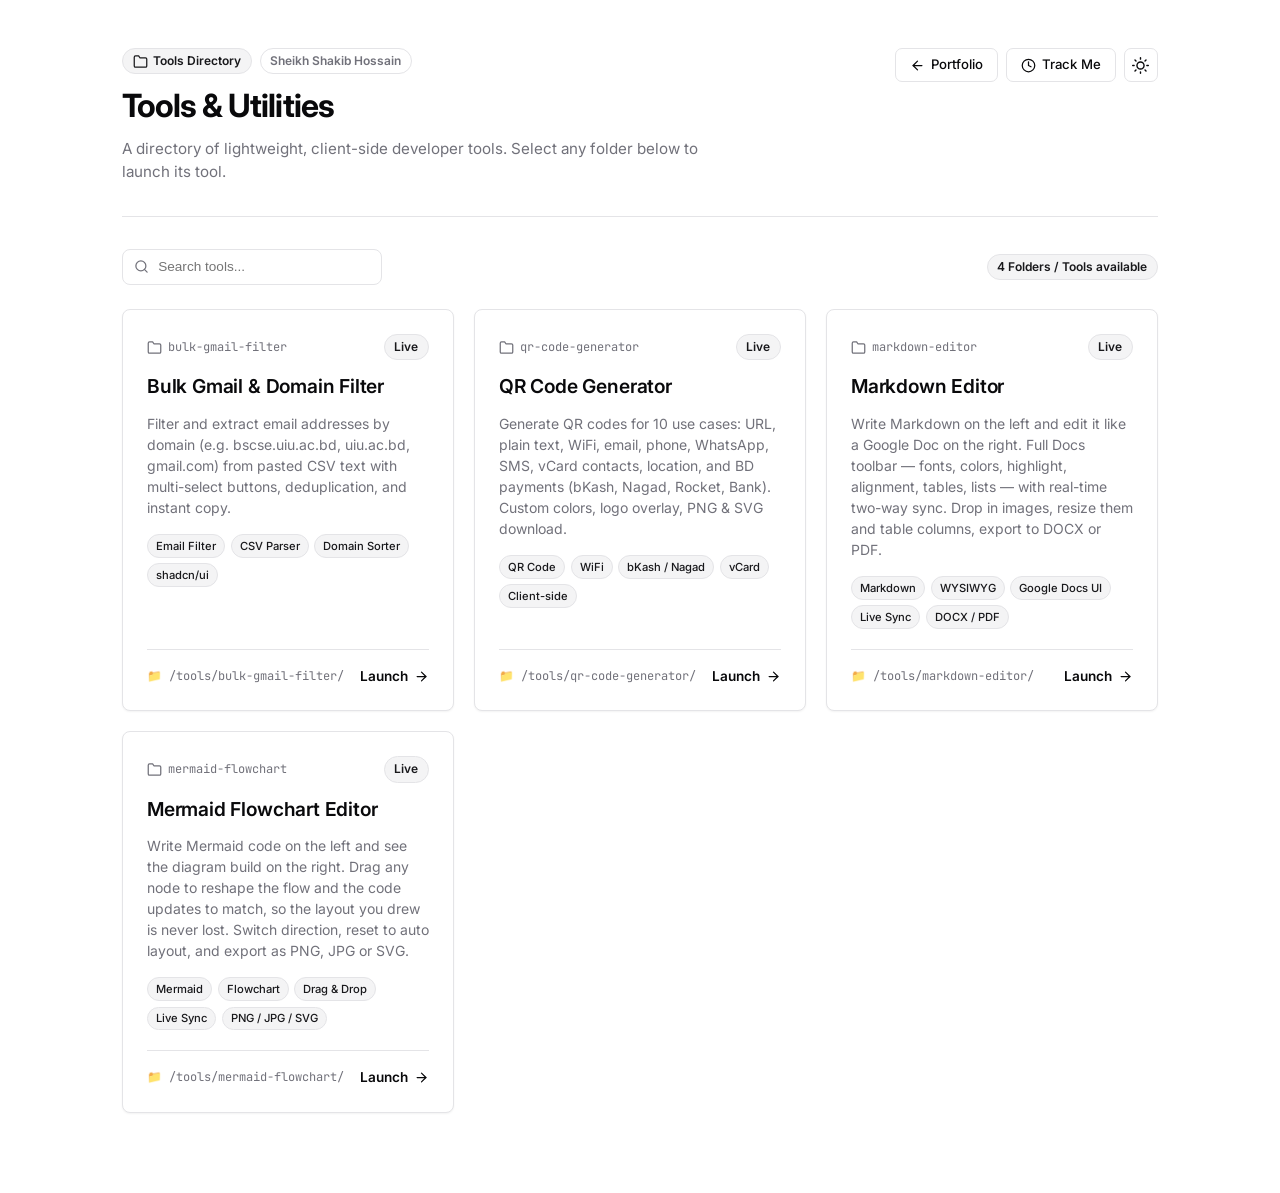
<file: tools/index.html>
<!DOCTYPE html>
<html lang="en">
<head>
  <meta charset="UTF-8">
  <meta name="viewport" content="width=device-width, initial-scale=1.0">
  <title>Tools Directory | Sheikh Shakib Hossain</title>
  <meta name="description" content="Directory of developer utilities and web tools built by Sheikh Shakib Hossain.">
  <meta name="author" content="Sheikh Shakib Hossain">
  <link rel="icon" type="image/png" href="../images/favicon.png">

  <script>
    // Early theme script to prevent FOUC (Flash of Unstyled Content)
    (function () {
      const savedTheme = localStorage.getItem('theme-mode');
      const prefersDark = window.matchMedia('(prefers-color-scheme: dark)').matches;
      if (savedTheme === 'dark' || (!savedTheme && prefersDark)) {
        document.documentElement.classList.add('dark');
      } else {
        document.documentElement.classList.remove('dark');
      }
    })();
  </script>

  <!-- Inter Font -->
  <link rel="preconnect" href="https://fonts.googleapis.com">
  <link rel="preconnect" href="https://fonts.gstatic.com" crossorigin>
  <link href="https://fonts.googleapis.com/css2?family=Inter:wght@400;500;600;700&family=JetBrains+Mono:wght@400;500&display=swap" rel="stylesheet">

  <style>
    /* shadcn/ui Inspired Black & White Theme */
    :root {
      --font-sans: "Inter", -apple-system, BlinkMacSystemFont, "Segoe UI", Roboto, "Helvetica Neue", Arial, sans-serif;
      --font-mono: "JetBrains Mono", ui-monospace, SFMono-Regular, Menlo, Monaco, Consolas, monospace;

      --background: #ffffff;
      --foreground: #09090b;
      --card: #ffffff;
      --card-foreground: #09090b;
      --primary: #18181b;
      --primary-foreground: #fafafa;
      --secondary: #f4f4f5;
      --secondary-foreground: #18181b;
      --muted: #f4f4f5;
      --muted-foreground: #71717a;
      --accent: #f4f4f5;
      --accent-foreground: #18181b;
      --border: #e4e4e7;
      --input: #e4e4e7;
      --input-focus: #09090b;
      --ring: #18181b;
      --radius: 0.5rem;
      --shadow-sm: 0 1px 2px 0 rgba(0, 0, 0, 0.05);
      --shadow: 0 1px 3px 0 rgba(0, 0, 0, 0.1), 0 1px 2px -1px rgba(0, 0, 0, 0.1);
      --shadow-md: 0 4px 6px -1px rgba(0, 0, 0, 0.1);
    }

    .dark {
      --background: #09090b;
      --foreground: #fafafa;
      --card: #09090b;
      --card-foreground: #fafafa;
      --primary: #fafafa;
      --primary-foreground: #18181b;
      --secondary: #27272a;
      --secondary-foreground: #fafafa;
      --muted: #27272a;
      --muted-foreground: #a1a1aa;
      --accent: #27272a;
      --accent-foreground: #fafafa;
      --border: #27272a;
      --input: #27272a;
      --input-focus: #fafafa;
      --ring: #d4d4d8;
      --shadow-sm: 0 1px 2px 0 rgba(0, 0, 0, 0.5);
      --shadow: 0 1px 3px 0 rgba(0, 0, 0, 0.5);
      --shadow-md: 0 4px 6px -1px rgba(0, 0, 0, 0.5);
    }

    *, *::before, *::after {
      box-sizing: border-box;
      margin: 0;
      padding: 0;
    }

    body {
      font-family: var(--font-sans);
      background-color: var(--background);
      color: var(--foreground);
      line-height: 1.5;
      min-height: 100vh;
      -webkit-font-smoothing: antialiased;
      -moz-osx-font-smoothing: grayscale;
      transition: background-color 0.2s ease, color 0.2s ease;
    }

    .container {
      max-width: 1100px;
      margin: 0 auto;
      padding: 2rem 1.25rem 4rem;
    }

    @media (min-width: 768px) {
      .container {
        padding: 3rem 2rem 5rem;
      }
    }

    /* Header */
    .header {
      display: flex;
      flex-direction: column;
      gap: 1.25rem;
      padding-bottom: 2rem;
      border-bottom: 1px solid var(--border);
      margin-bottom: 2rem;
    }

    @media (min-width: 640px) {
      .header {
        flex-direction: row;
        align-items: flex-start;
        justify-content: space-between;
      }
    }

    .header-info {
      display: flex;
      flex-direction: column;
      gap: 0.5rem;
    }

    .badge-group {
      display: flex;
      align-items: center;
      gap: 0.5rem;
    }

    .badge {
      display: inline-flex;
      align-items: center;
      gap: 0.35rem;
      font-size: 0.75rem;
      font-weight: 600;
      padding: 0.2rem 0.6rem;
      border-radius: 9999px;
      background-color: var(--secondary);
      color: var(--secondary-foreground);
      border: 1px solid var(--border);
    }

    .badge-outline {
      background: transparent;
      color: var(--muted-foreground);
    }

    .title {
      font-size: 2rem;
      font-weight: 700;
      letter-spacing: -0.03em;
      color: var(--foreground);
    }

    .description {
      font-size: 0.95rem;
      color: var(--muted-foreground);
      max-width: 620px;
    }

    .header-actions {
      display: flex;
      align-items: center;
      gap: 0.5rem;
    }

    /* Buttons */
    .btn {
      display: inline-flex;
      align-items: center;
      justify-content: center;
      gap: 0.4rem;
      font-family: var(--font-sans);
      font-size: 0.825rem;
      font-weight: 500;
      height: 2.15rem;
      padding: 0 0.85rem;
      border-radius: calc(var(--radius) - 1px);
      cursor: pointer;
      border: 1px solid transparent;
      transition: all 0.15s ease-in-out;
      outline: none;
      text-decoration: none;
      white-space: nowrap;
    }

    .btn:focus-visible {
      box-shadow: 0 0 0 2px var(--background), 0 0 0 4px var(--ring);
    }

    .btn-primary {
      background-color: var(--primary);
      color: var(--primary-foreground);
      border-color: var(--primary);
    }

    .btn-primary:hover {
      opacity: 0.9;
    }

    .btn-outline {
      background-color: transparent;
      color: var(--foreground);
      border-color: var(--border);
    }

    .btn-outline:hover {
      background-color: var(--accent);
    }

    .btn-icon-only {
      width: 2.15rem;
      padding: 0;
    }

    /* Toolbar / Search */
    .toolbar {
      display: flex;
      align-items: center;
      justify-content: space-between;
      gap: 1rem;
      margin-bottom: 1.5rem;
      flex-wrap: wrap;
    }

    .search-box {
      position: relative;
      display: inline-flex;
      align-items: center;
      min-width: 260px;
    }

    .search-box svg {
      position: absolute;
      left: 0.75rem;
      color: var(--muted-foreground);
      pointer-events: none;
    }

    .search-input {
      width: 100%;
      height: 2.25rem;
      padding: 0 0.75rem 0 2.2rem;
      font-size: 0.85rem;
      background: var(--background);
      border: 1px solid var(--border);
      border-radius: var(--radius);
      color: var(--foreground);
      outline: none;
      transition: border-color 0.15s, box-shadow 0.15s;
    }

    .search-input:focus {
      border-color: var(--input-focus);
      box-shadow: 0 0 0 1px var(--input-focus);
    }

    /* Grid of Tools */
    .tools-grid {
      display: grid;
      grid-template-columns: 1fr;
      gap: 1.25rem;
    }

    @media (min-width: 640px) {
      .tools-grid {
        grid-template-columns: repeat(auto-fill, minmax(320px, 1fr));
      }
    }

    /* Tool Card */
    .tool-card {
      background: var(--card);
      border: 1px solid var(--border);
      border-radius: var(--radius);
      padding: 1.5rem;
      box-shadow: var(--shadow-sm);
      display: flex;
      flex-direction: column;
      justify-content: space-between;
      transition: all 0.2s ease-in-out;
      text-decoration: none;
      color: inherit;
      position: relative;
      overflow: hidden;
    }

    .tool-card:hover {
      border-color: var(--foreground);
      box-shadow: var(--shadow);
      transform: translateY(-2px);
    }

    .card-top {
      display: flex;
      flex-direction: column;
      gap: 0.75rem;
      margin-bottom: 1.25rem;
    }

    .card-meta {
      display: flex;
      align-items: center;
      justify-content: space-between;
      gap: 0.5rem;
    }

    .folder-tag {
      font-family: var(--font-mono);
      font-size: 0.75rem;
      color: var(--muted-foreground);
      display: flex;
      align-items: center;
      gap: 0.35rem;
    }

    .tool-name {
      font-size: 1.2rem;
      font-weight: 600;
      letter-spacing: -0.01em;
      color: var(--foreground);
    }

    .tool-desc {
      font-size: 0.875rem;
      color: var(--muted-foreground);
      line-height: 1.5;
    }

    .tags-container {
      display: flex;
      flex-wrap: wrap;
      gap: 0.35rem;
      margin-top: 0.25rem;
    }

    .tag-chip {
      font-size: 0.7rem;
      padding: 0.15rem 0.5rem;
      border-radius: 9999px;
      background: var(--secondary);
      color: var(--secondary-foreground);
      border: 1px solid var(--border);
      font-weight: 500;
    }

    .card-footer {
      display: flex;
      align-items: center;
      justify-content: space-between;
      padding-top: 1rem;
      border-top: 1px solid var(--border);
      margin-top: auto;
    }

    .launch-link {
      display: inline-flex;
      align-items: center;
      gap: 0.35rem;
      font-size: 0.85rem;
      font-weight: 600;
      color: var(--foreground);
    }

    .tool-card:hover .launch-link svg {
      transform: translateX(3px);
    }

    .launch-link svg {
      transition: transform 0.15s ease;
    }

    /* Empty state */
    .empty-state {
      text-align: center;
      padding: 3rem 1rem;
      color: var(--muted-foreground);
      display: none;
    }

    /* Icon */
    .icon {
      width: 15px;
      height: 15px;
      stroke-width: 2;
      stroke: currentColor;
      fill: none;
      stroke-linecap: round;
      stroke-linejoin: round;
      display: inline-block;
      vertical-align: middle;
    }

    .icon-md {
      width: 17px;
      height: 17px;
    }
  </style>
</head>
<body>
  <div class="container">
    <!-- Header -->
    <header class="header">
      <div class="header-info">
        <div class="badge-group">
          <span class="badge">
            <svg class="icon" viewBox="0 0 24 24"><path d="M22 19a2 2 0 0 1-2 2H4a2 2 0 0 1-2-2V5a2 2 0 0 1 2-2h5l2 3h9a2 2 0 0 1 2 2z"></path></svg>
            Tools Directory
          </span>
          <span class="badge badge-outline">Sheikh Shakib Hossain</span>
        </div>
        <h1 class="title">Tools &amp; Utilities</h1>
        <p class="description">
          A directory of lightweight, client-side developer tools. Select any folder below to launch its tool.
        </p>
      </div>

      <div class="header-actions">
        <a href="../index.html" class="btn btn-outline" title="Back to Portfolio">
          <svg class="icon" viewBox="0 0 24 24"><line x1="19" y1="12" x2="5" y2="12"></line><polyline points="12 19 5 12 12 5"></polyline></svg>
          Portfolio
        </a>
        <a href="../trackme/index.html" class="btn btn-outline" title="Check my availability and book a counseling appointment">
          <svg class="icon" viewBox="0 0 24 24"><circle cx="12" cy="12" r="10"></circle><polyline points="12 6 12 12 16 14"></polyline></svg>
          Track Me
        </a>
        <button id="theme-btn" class="btn btn-outline btn-icon-only" aria-label="Toggle theme" title="Toggle theme">
          <svg id="theme-icon-light" class="icon icon-md" viewBox="0 0 24 24"><circle cx="12" cy="12" r="5"></circle><line x1="12" y1="1" x2="12" y2="3"></line><line x1="12" y1="21" x2="12" y2="23"></line><line x1="4.22" y1="4.22" x2="5.64" y2="5.64"></line><line x1="18.36" y1="18.36" x2="19.78" y2="19.78"></line><line x1="1" y1="12" x2="3" y2="12"></line><line x1="21" y1="12" x2="23" y2="12"></line><line x1="4.22" y1="19.78" x2="5.64" y2="18.36"></line><line x1="18.36" y1="5.64" x2="19.78" y2="4.22"></line></svg>
          <svg id="theme-icon-dark" class="icon icon-md" style="display:none;" viewBox="0 0 24 24"><path d="M21 12.79A9 9 0 1 1 11.21 3 7 7 0 0 0 21 12.79z"></path></svg>
        </button>
      </div>
    </header>

    <!-- Toolbar -->
    <div class="toolbar">
      <div class="search-box">
        <svg class="icon" viewBox="0 0 24 24"><circle cx="11" cy="11" r="8"></circle><line x1="21" y1="21" x2="16.65" y2="16.65"></line></svg>
        <input type="text" id="search-input" class="search-input" placeholder="Search tools..." aria-label="Search tools">
      </div>
      <div id="tools-counter" class="badge">4 Folders / Tools available</div>
    </div>

    <!-- Tools Grid -->
    <div id="tools-grid" class="tools-grid">
      <!-- Bulk Gmail & Domain Filter Tool -->
      <a href="bulk-gmail-filter/index.html" class="tool-card" data-title="bulk gmail domain filter email csv uiu">
        <div class="card-top">
          <div class="card-meta">
            <span class="folder-tag">
              <svg class="icon" viewBox="0 0 24 24"><path d="M22 19a2 2 0 0 1-2 2H4a2 2 0 0 1-2-2V5a2 2 0 0 1 2-2h5l2 3h9a2 2 0 0 1 2 2z"></path></svg>
              bulk-gmail-filter
            </span>
            <span class="badge">Live</span>
          </div>
          <h2 class="tool-name">Bulk Gmail &amp; Domain Filter</h2>
          <p class="tool-desc">
            Filter and extract email addresses by domain (e.g. bscse.uiu.ac.bd, uiu.ac.bd, gmail.com) from pasted CSV text with multi-select buttons, deduplication, and instant copy.
          </p>
          <div class="tags-container">
            <span class="tag-chip">Email Filter</span>
            <span class="tag-chip">CSV Parser</span>
            <span class="tag-chip">Domain Sorter</span>
            <span class="tag-chip">shadcn/ui</span>
          </div>
        </div>
        <div class="card-footer">
          <span class="folder-tag">📁 /tools/bulk-gmail-filter/</span>
          <span class="launch-link">
            Launch
            <svg class="icon" viewBox="0 0 24 24"><line x1="5" y1="12" x2="19" y2="12"></line><polyline points="12 5 19 12 12 19"></polyline></svg>
          </span>
        </div>
      </a>

      <!-- QR Code Generator -->
      <a href="qr-code-generator/index.html" class="tool-card" data-title="qr code generator wifi vcard bkash nagad rocket bank payment whatsapp sms location contact url">
        <div class="card-top">
          <div class="card-meta">
            <span class="folder-tag">
              <svg class="icon" viewBox="0 0 24 24"><path d="M22 19a2 2 0 0 1-2 2H4a2 2 0 0 1-2-2V5a2 2 0 0 1 2-2h5l2 3h9a2 2 0 0 1 2 2z"></path></svg>
              qr-code-generator
            </span>
            <span class="badge">Live</span>
          </div>
          <h2 class="tool-name">QR Code Generator</h2>
          <p class="tool-desc">
            Generate QR codes for 10 use cases: URL, plain text, WiFi, email, phone, WhatsApp, SMS, vCard contacts, location, and BD payments (bKash, Nagad, Rocket, Bank). Custom colors, logo overlay, PNG &amp; SVG download.
          </p>
          <div class="tags-container">
            <span class="tag-chip">QR Code</span>
            <span class="tag-chip">WiFi</span>
            <span class="tag-chip">bKash / Nagad</span>
            <span class="tag-chip">vCard</span>
            <span class="tag-chip">Client-side</span>
          </div>
        </div>
        <div class="card-footer">
          <span class="folder-tag">📁 /tools/qr-code-generator/</span>
          <span class="launch-link">
            Launch
            <svg class="icon" viewBox="0 0 24 24"><line x1="5" y1="12" x2="19" y2="12"></line><polyline points="12 5 19 12 12 19"></polyline></svg>
          </span>
        </div>
      </a>
      <!-- Markdown Editor -->
      <a href="markdown-editor/index.html" class="tool-card" data-title="markdown editor md preview live google docs writer wysiwyg two way sync convert table code block docx pdf export image resize">
        <div class="card-top">
          <div class="card-meta">
            <span class="folder-tag">
              <svg class="icon" viewBox="0 0 24 24"><path d="M22 19a2 2 0 0 1-2 2H4a2 2 0 0 1-2-2V5a2 2 0 0 1 2-2h5l2 3h9a2 2 0 0 1 2 2z"></path></svg>
              markdown-editor
            </span>
            <span class="badge">Live</span>
          </div>
          <h2 class="tool-name">Markdown Editor</h2>
          <p class="tool-desc">
            Write Markdown on the left and edit it like a Google Doc on the right. Full Docs toolbar — fonts, colors, highlight, alignment, tables, lists — with real-time two-way sync. Drop in images, resize them and table columns, export to DOCX or PDF.
          </p>
          <div class="tags-container">
            <span class="tag-chip">Markdown</span>
            <span class="tag-chip">WYSIWYG</span>
            <span class="tag-chip">Google Docs UI</span>
            <span class="tag-chip">Live Sync</span>
            <span class="tag-chip">DOCX / PDF</span>
          </div>
        </div>
        <div class="card-footer">
          <span class="folder-tag">📁 /tools/markdown-editor/</span>
          <span class="launch-link">
            Launch
            <svg class="icon" viewBox="0 0 24 24"><line x1="5" y1="12" x2="19" y2="12"></line><polyline points="12 5 19 12 12 19"></polyline></svg>
          </span>
        </div>
      </a>

      <!-- Mermaid Flowchart Editor -->
      <a href="mermaid-flowchart/index.html" class="tool-card" data-title="mermaid flowchart diagram editor drag drop live preview rearrange nodes export png jpg svg architecture flow chart sequence">
        <div class="card-top">
          <div class="card-meta">
            <span class="folder-tag">
              <svg class="icon" viewBox="0 0 24 24"><path d="M22 19a2 2 0 0 1-2 2H4a2 2 0 0 1-2-2V5a2 2 0 0 1 2-2h5l2 3h9a2 2 0 0 1 2 2z"></path></svg>
              mermaid-flowchart
            </span>
            <span class="badge">Live</span>
          </div>
          <h2 class="tool-name">Mermaid Flowchart Editor</h2>
          <p class="tool-desc">
            Write Mermaid code on the left and see the diagram build on the right. Drag any node to reshape the flow and the code updates to match, so the layout you drew is never lost. Switch direction, reset to auto layout, and export as PNG, JPG or SVG.
          </p>
          <div class="tags-container">
            <span class="tag-chip">Mermaid</span>
            <span class="tag-chip">Flowchart</span>
            <span class="tag-chip">Drag &amp; Drop</span>
            <span class="tag-chip">Live Sync</span>
            <span class="tag-chip">PNG / JPG / SVG</span>
          </div>
        </div>
        <div class="card-footer">
          <span class="folder-tag">📁 /tools/mermaid-flowchart/</span>
          <span class="launch-link">
            Launch
            <svg class="icon" viewBox="0 0 24 24"><line x1="5" y1="12" x2="19" y2="12"></line><polyline points="12 5 19 12 12 19"></polyline></svg>
          </span>
        </div>
      </a>
    </div>

    <div id="empty-state" class="empty-state">
      <p>No tools found matching your search.</p>
    </div>
  </div>

  <script>
    // Theme toggle
    const themeBtn = document.getElementById('theme-btn');
    const iconLight = document.getElementById('theme-icon-light');
    const iconDark = document.getElementById('theme-icon-dark');

    function applyTheme(isDark) {
      if (isDark) {
        document.documentElement.classList.add('dark');
        iconLight.style.display = 'none';
        iconDark.style.display = 'block';
      } else {
        document.documentElement.classList.remove('dark');
        iconLight.style.display = 'block';
        iconDark.style.display = 'none';
      }
    }

    const savedTheme = localStorage.getItem('theme-mode');
    const prefersDark = window.matchMedia('(prefers-color-scheme: dark)').matches;
    applyTheme(savedTheme ? savedTheme === 'dark' : prefersDark);

    themeBtn.addEventListener('click', () => {
      const isDark = document.documentElement.classList.contains('dark');
      applyTheme(!isDark);
      localStorage.setItem('theme-mode', !isDark ? 'dark' : 'light');
    });

    // Follow system color scheme changes if the user hasn't set a preference
    window.matchMedia('(prefers-color-scheme: dark)').addEventListener('change', (e) => {
      if (!localStorage.getItem('theme-mode')) {
        applyTheme(e.matches);
      }
    });

    // Search filter
    const searchInput = document.getElementById('search-input');
    const cards = document.querySelectorAll('.tool-card');
    const emptyState = document.getElementById('empty-state');
    const counter = document.getElementById('tools-counter');

    searchInput.addEventListener('input', (e) => {
      const query = e.target.value.toLowerCase().trim();
      let visible = 0;
      cards.forEach(card => {
        const text = (card.getAttribute('data-title') + ' ' + card.innerText).toLowerCase();
        if (text.includes(query)) {
          card.style.display = 'flex';
          visible++;
        } else {
          card.style.display = 'none';
        }
      });
      emptyState.style.display = visible === 0 ? 'block' : 'none';
      counter.textContent = `${visible} Folder${visible === 1 ? '' : 's'} / Tool${visible === 1 ? '' : 's'}`;
    });
  </script>
</body>
</html>
</file>
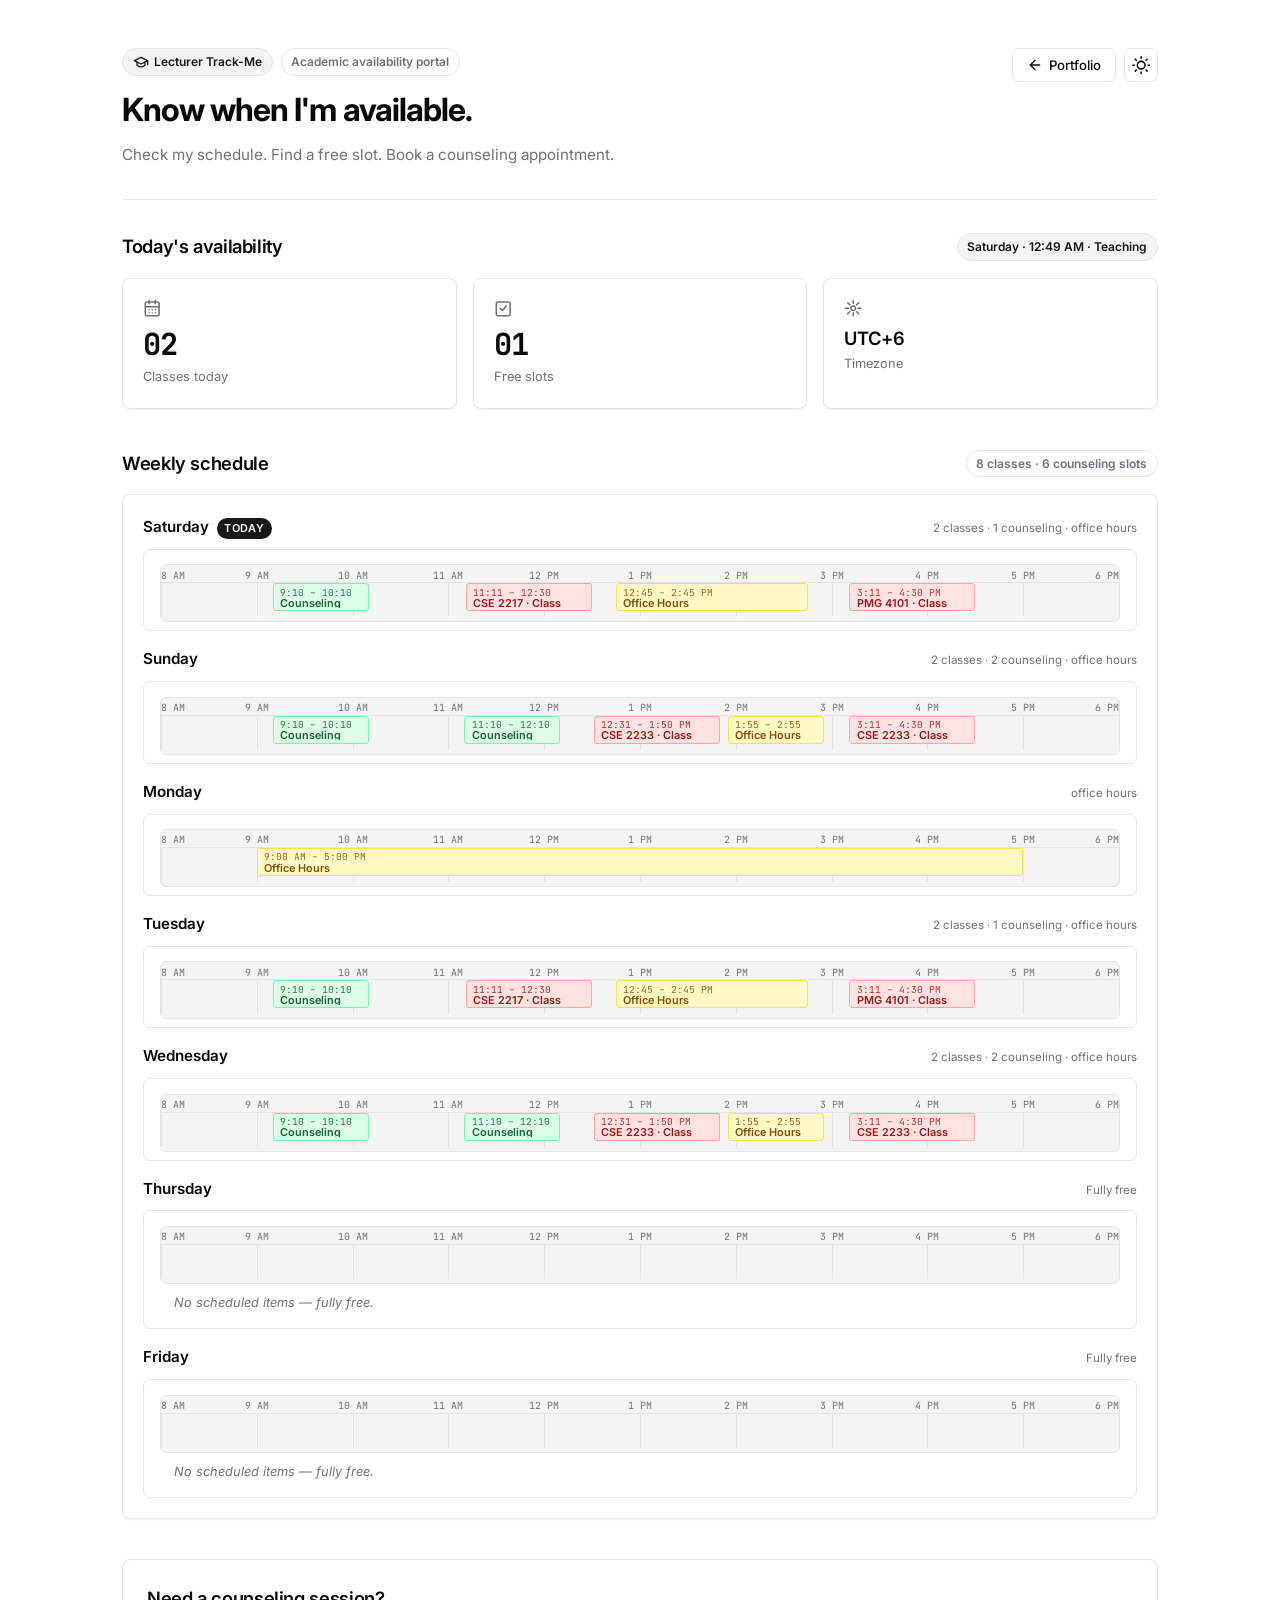
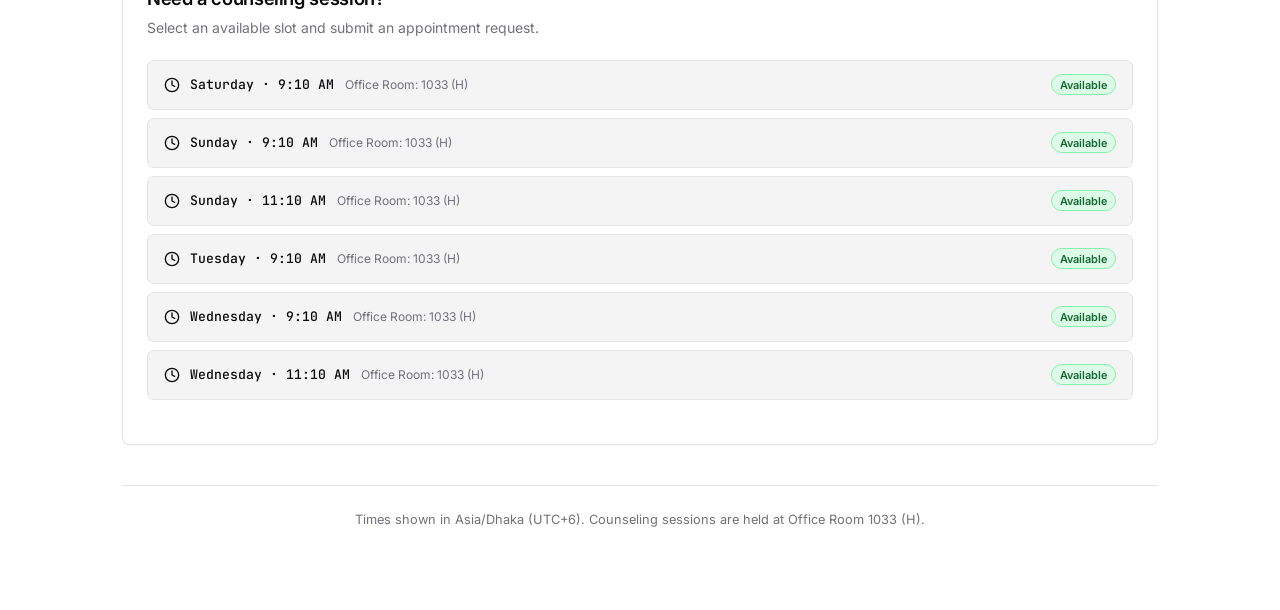
<file: trackme/index.html>
<!DOCTYPE html>
<html lang="en">
<head>
  <meta charset="UTF-8">
  <meta name="viewport" content="width=device-width, initial-scale=1.0">
  <title>Track Me | Lecturer Availability | Sheikh Shakib Hossain</title>
  <meta name="description" content="Check my weekly schedule, find a free counseling slot and book an appointment with Sheikh Shakib Hossain, Lecturer, Dept. of CSE, UIU.">
  <meta name="keywords" content="track me, lecturer availability, counseling appointment, office hours, schedule, uiu, cse, sheikh shakib hossain">
  <meta name="author" content="Sheikh Shakib Hossain">
  <link rel="icon" type="image/png" href="../images/favicon.png">

  <script>
    // Early theme script to prevent FOUC (Flash of Unstyled Content)
    (function () {
      const savedTheme = localStorage.getItem('theme-mode');
      const prefersDark = window.matchMedia('(prefers-color-scheme: dark)').matches;
      if (savedTheme === 'dark' || (!savedTheme && prefersDark)) {
        document.documentElement.classList.add('dark');
      } else {
        document.documentElement.classList.remove('dark');
      }
    })();
  </script>

  <!-- Inter Font -->
  <link rel="preconnect" href="https://fonts.googleapis.com">
  <link rel="preconnect" href="https://fonts.gstatic.com" crossorigin>
  <link href="https://fonts.googleapis.com/css2?family=Inter:wght@400;500;600;700&family=JetBrains+Mono:wght@400;500&display=swap" rel="stylesheet">

  <!-- Stylesheets -->
  <link rel="stylesheet" href="styles.css">
</head>
<body>
  <div class="container">
    <!-- Header -->
    <header class="header">
      <div class="header-info">
        <div class="badge-group">
          <span class="badge">
            <svg class="icon" viewBox="0 0 24 24"><path d="M22 10v6M2 10l10-5 10 5-10 5z"></path><path d="M6 12v5c3 3 9 3 12 0v-5"></path></svg>
            Lecturer Track-Me
          </span>
          <span class="badge badge-outline">Academic availability portal</span>
        </div>
        <h1 class="title">Know when I'm available.</h1>
        <p class="description">
          Check my schedule. Find a free slot. Book a counseling appointment.
        </p>
      </div>

      <div class="header-actions">
        <a href="../index.html" class="btn btn-outline" title="Back to Portfolio">
          <svg class="icon" viewBox="0 0 24 24"><line x1="19" y1="12" x2="5" y2="12"></line><polyline points="12 19 5 12 12 5"></polyline></svg>
          Portfolio
        </a>
        <button id="theme-btn" class="btn btn-outline btn-icon-only" aria-label="Toggle theme" title="Toggle theme">
          <svg id="theme-icon-light" class="icon icon-md" viewBox="0 0 24 24"><circle cx="12" cy="12" r="5"></circle><line x1="12" y1="1" x2="12" y2="3"></line><line x1="12" y1="21" x2="12" y2="23"></line><line x1="4.22" y1="4.22" x2="5.64" y2="5.64"></line><line x1="18.36" y1="18.36" x2="19.78" y2="19.78"></line><line x1="1" y1="12" x2="3" y2="12"></line><line x1="21" y1="12" x2="23" y2="12"></line><line x1="4.22" y1="19.78" x2="5.64" y2="18.36"></line><line x1="18.36" y1="5.64" x2="19.78" y2="4.22"></line></svg>
          <svg id="theme-icon-dark" class="icon icon-md" style="display:none;" viewBox="0 0 24 24"><path d="M21 12.79A9 9 0 1 1 11.21 3 7 7 0 0 0 21 12.79z"></path></svg>
        </button>
      </div>
    </header>

    <!-- Load error banner (shown only if schedule.json cannot be read) -->
    <div id="load-error" class="load-error" role="alert" hidden>
      <svg class="icon" viewBox="0 0 24 24"><circle cx="12" cy="12" r="10"></circle><line x1="12" y1="8" x2="12" y2="12"></line><line x1="12" y1="16" x2="12.01" y2="16"></line></svg>
      <span id="load-error-message">Could not load the schedule.</span>
    </div>

    <!-- Today's availability -->
    <section class="section" aria-labelledby="today-title">
      <div class="section-header">
        <h2 id="today-title" class="section-title">Today's availability</h2>
        <span id="today-status" class="badge badge-outline">—</span>
      </div>

      <div class="stat-grid">
        <div class="stat-card">
          <svg class="icon icon-md stat-icon" viewBox="0 0 24 24"><rect x="3" y="4" width="18" height="18" rx="2" ry="2"></rect><line x1="16" y1="2" x2="16" y2="6"></line><line x1="8" y1="2" x2="8" y2="6"></line><line x1="3" y1="10" x2="21" y2="10"></line><line x1="12" y1="14" x2="12" y2="14"></line><line x1="12" y1="18" x2="12" y2="18"></line><line x1="8" y1="14" x2="8" y2="14"></line><line x1="16" y1="14" x2="16" y2="14"></line><line x1="8" y1="18" x2="8" y2="18"></line><line x1="16" y1="18" x2="16" y2="18"></line></svg>
          <div class="stat-value" id="stat-classes">00</div>
          <div class="stat-label">Classes today</div>
        </div>

        <div class="stat-card">
          <svg class="icon icon-md stat-icon" viewBox="0 0 24 24"><rect x="3" y="4" width="18" height="18" rx="2" ry="2"></rect><polyline points="8 12 11 15 16 9"></polyline></svg>
          <div class="stat-value" id="stat-slots">00</div>
          <div class="stat-label">Free slots</div>
        </div>

        <div class="stat-card">
          <svg class="icon icon-md stat-icon" viewBox="0 0 24 24"><path d="M12 2v4"></path><path d="M12 18v4"></path><path d="M4.9 4.9l2.8 2.8"></path><path d="M16.3 16.3l2.8 2.8"></path><path d="M2 12h4"></path><path d="M18 12h4"></path><path d="M4.9 19.1l2.8-2.8"></path><path d="M16.3 7.7l2.8-2.8"></path><circle cx="12" cy="12" r="3"></circle></svg>
          <div class="stat-value" id="stat-timezone">—</div>
          <div class="stat-label">Timezone</div>
        </div>
      </div>
    </section>

    <!-- Weekly schedule -->
    <section class="section" aria-labelledby="weekly-title">
      <div class="section-header">
        <h2 id="weekly-title" class="section-title">Weekly schedule</h2>
        <span id="week-badge" class="badge badge-outline">Loading…</span>
      </div>

      <div id="schedule-list" class="schedule-panel" aria-live="polite">
        <div class="schedule-loading">
          <span class="spinner" aria-hidden="true"></span>
          <span>Loading schedule…</span>
        </div>
      </div>
    </section>

    <!-- Booking -->
    <section class="section" aria-labelledby="booking-title">
      <div class="booking-card">
        <div class="booking-header">
          <div>
            <h2 id="booking-title" class="section-title">Need a counseling session?</h2>
            <p class="booking-subtitle">Select an available slot and submit an appointment request.</p>
          </div>
        </div>

        <div id="slot-list" class="slot-list" role="radiogroup" aria-labelledby="booking-title">
          <div class="schedule-loading">
            <span class="spinner" aria-hidden="true"></span>
            <span>Loading available slots…</span>
          </div>
        </div>

        <form id="booking-form" class="booking-form" novalidate hidden>
          <div class="form-grid">
            <label class="form-field">
              <span class="form-label">Name</span>
              <input type="text" id="student-name" class="form-input" placeholder="Your full name" required autocomplete="name">
            </label>

            <label class="form-field">
              <span class="form-label">Student ID</span>
              <input type="text" id="student-id" class="form-input" placeholder="e.g. 22301234" autocomplete="off">
            </label>

            <label class="form-field">
              <span class="form-label">Topic</span>
              <input type="text" id="student-topic" class="form-input" placeholder="What do you want to discuss?">
            </label>
          </div>

          <div class="booking-summary">
            <svg class="icon" viewBox="0 0 24 24"><rect x="3" y="4" width="18" height="18" rx="2" ry="2"></rect><line x1="16" y1="2" x2="16" y2="6"></line><line x1="8" y1="2" x2="8" y2="6"></line><line x1="3" y1="10" x2="21" y2="10"></line></svg>
            <span id="booking-summary-text">Select a slot to continue.</span>
          </div>

          <button type="submit" id="submit-btn" class="btn btn-primary btn-block">Request an appointment</button>
          <p id="form-note" class="form-note" role="status"></p>
        </form>
      </div>
    </section>

    <footer class="page-footer">
      <p>Times shown in Asia/Dhaka (UTC+6). Counseling sessions are held at Office Room 1033 (H).</p>
    </footer>
  </div>

  <!-- Toast Notification Container -->
  <div class="toast-container" aria-live="polite">
    <div id="toast-notification" class="toast" role="status">
      <svg class="icon icon-md" viewBox="0 0 24 24"><polyline points="20 6 9 17 4 12"></polyline></svg>
      <span id="toast-message">Done</span>
    </div>
  </div>

  <!-- Scripts -->
  <script src="scripts.js"></script>
</body>
</html>
</file>
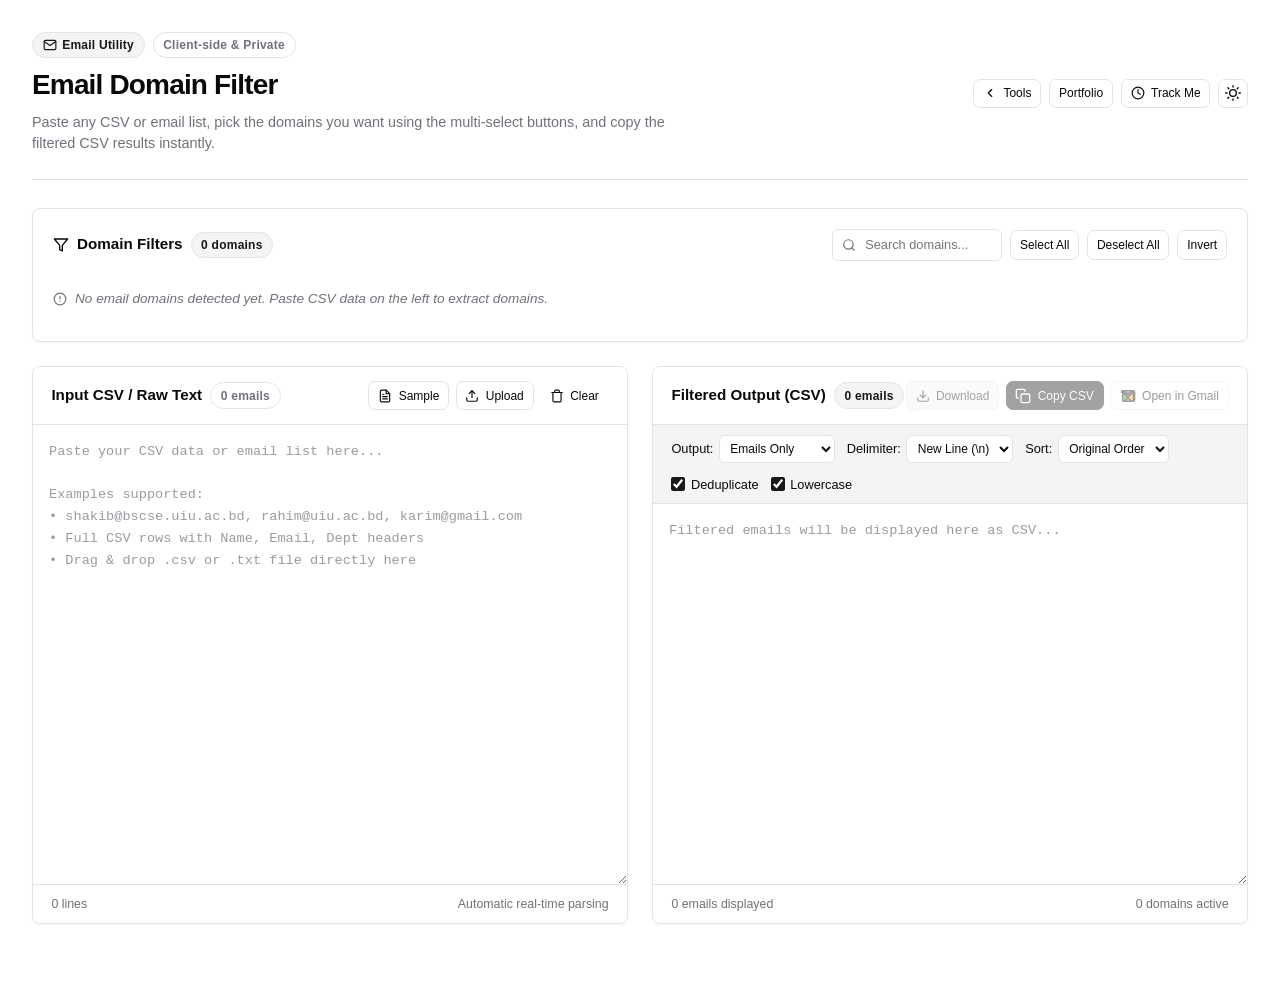
<file: tools/bulk-gmail-filter/index.html>
<!DOCTYPE html>
<html lang="en">
<head>
  <meta charset="UTF-8">
  <meta name="viewport" content="width=device-width, initial-scale=1.0">
  <title>Bulk Email Domain Filter | CSV Email Extractor</title>
  <meta name="description" content="Filter and extract email addresses by domain from raw CSV text with multi-select domain filter chips and instant copy to clipboard.">
  <meta name="keywords" content="email filter, csv email extractor, domain filter, gmail filter, bscse uiu, email list cleaner">
  <meta name="author" content="Sheikh Shakib Hossain">
  <link rel="icon" type="image/png" href="../../images/favicon.png">

  <script>
    // Early theme script to prevent FOUC (Flash of Unstyled Content)
    (function () {
      const savedTheme = localStorage.getItem('theme-mode');
      const prefersDark = window.matchMedia('(prefers-color-scheme: dark)').matches;
      if (savedTheme === 'dark' || (!savedTheme && prefersDark)) {
        document.documentElement.classList.add('dark');
      } else {
        document.documentElement.classList.remove('dark');
      }
    })();
  </script>

  <!-- Inter Font from system / Google CDN -->
  <link rel="preconnect" href="https://fonts.googleapis.com">
  <link rel="preconnect" href="https://fonts.gstatic.com" crossorigin>
  <link href="https://fonts.googleapis.com/css2?family=Inter:wght@400;500;600;700&family=JetBrains+Mono:wght@400;500&display=swap" rel="stylesheet">

  <!-- Stylesheets -->
  <link rel="stylesheet" href="styles.css">
</head>
<body>
  <div class="app-container">
    <!-- Header -->
    <header class="site-header" role="banner">
      <div class="header-left">
        <div class="header-badge-group">
          <span class="badge">
            <svg class="icon" viewBox="0 0 24 24"><path d="M4 4h16c1.1 0 2 .9 2 2v12c0 1.1-.9 2-2 2H4c-1.1 0-2-.9-2-2V6c0-1.1.9-2 2-2z"></path><polyline points="22,6 12,13 2,6"></polyline></svg>
            Email Utility
          </span>
          <span class="badge badge-outline">Client-side &amp; Private</span>
        </div>
        <h1 class="site-title">Email Domain Filter</h1>
        <p class="site-description">
          Paste any CSV or email list, pick the domains you want using the multi-select buttons, and copy the filtered CSV results instantly.
        </p>
      </div>

      <div class="header-actions">
        <a href="../index.html" class="btn btn-outline btn-sm" title="Back to Tools Directory">
          <svg class="icon" viewBox="0 0 24 24"><polyline points="15 18 9 12 15 6"></polyline></svg>
          Tools
        </a>
        <a href="../../index.html" class="btn btn-outline btn-sm" title="Back to Portfolio">
          Portfolio
        </a>
        <a href="../../trackme/index.html" class="btn btn-outline btn-sm" title="Check my availability and book a counseling appointment">
          <svg class="icon icon-sm" viewBox="0 0 24 24"><circle cx="12" cy="12" r="10"></circle><polyline points="12 6 12 12 16 14"></polyline></svg>
          Track Me
        </a>
        <button id="theme-toggle-btn" class="btn btn-outline btn-icon-only btn-sm" aria-label="Toggle theme" title="Toggle Light/Dark Theme">
          <!-- Sun icon (for dark mode to switch to light) -->
          <svg id="theme-icon-light" class="icon icon-md" viewBox="0 0 24 24"><circle cx="12" cy="12" r="5"></circle><line x1="12" y1="1" x2="12" y2="3"></line><line x1="12" y1="21" x2="12" y2="23"></line><line x1="4.22" y1="4.22" x2="5.64" y2="5.64"></line><line x1="18.36" y1="18.36" x2="19.78" y2="19.78"></line><line x1="1" y1="12" x2="3" y2="12"></line><line x1="21" y1="12" x2="23" y2="12"></line><line x1="4.22" y1="19.78" x2="5.64" y2="18.36"></line><line x1="18.36" y1="5.64" x2="19.78" y2="4.22"></line></svg>
          <!-- Moon icon (for light mode to switch to dark) -->
          <svg id="theme-icon-dark" class="icon icon-md" style="display:none;" viewBox="0 0 24 24"><path d="M21 12.79A9 9 0 1 1 11.21 3 7 7 0 0 0 21 12.79z"></path></svg>
        </button>
      </div>
    </header>

    <main role="main">
      <!-- Domain Filter Bar / Multi-select Area -->
      <section class="filter-card" aria-labelledby="filter-section-title">
        <div class="filter-header">
          <div class="filter-title-group">
            <h2 id="filter-section-title" class="filter-title">
              <svg class="icon icon-md" viewBox="0 0 24 24"><polygon points="22 3 2 3 10 12.46 10 19 14 21 14 12.46 22 3"></polygon></svg>
              Domain Filters
            </h2>
            <span id="domain-stats-badge" class="badge">0 domains</span>
          </div>

          <div class="filter-actions">
            <!-- Domain Search -->
            <div class="domain-search-wrapper">
              <svg class="icon" viewBox="0 0 24 24"><circle cx="11" cy="11" r="8"></circle><line x1="21" y1="21" x2="16.65" y2="16.65"></line></svg>
              <input type="text" id="domain-search-input" class="domain-search-input" placeholder="Search domains..." aria-label="Search domains">
            </div>

            <!-- Quick Selection Controls -->
            <button id="select-all-domains-btn" class="btn btn-outline btn-sm" type="button" title="Select all detected domains">
              Select All
            </button>
            <button id="deselect-all-domains-btn" class="btn btn-outline btn-sm" type="button" title="Deselect all domains">
              Deselect All
            </button>
            <button id="invert-domains-btn" class="btn btn-outline btn-sm" type="button" title="Invert domain selection">
              Invert
            </button>
          </div>
        </div>

        <!-- Dynamic Multi-select Buttons -->
        <div id="domain-chips-container" class="domain-chips-container" role="group" aria-label="Domain selection filter chips">
          <div class="empty-domains-msg">
            <svg class="icon" viewBox="0 0 24 24"><circle cx="12" cy="12" r="10"></circle><line x1="12" y1="8" x2="12" y2="12"></line><line x1="12" y1="16" x2="12.01" y2="16"></line></svg>
            <span>No email domains detected yet. Paste CSV data on the left to extract domains.</span>
          </div>
        </div>
      </section>

      <!-- 2-Columns Workspace -->
      <section class="workspace-grid" aria-label="Email filter workspace">
        <!-- Left Column: Input CSV -->
        <div class="panel-card">
          <div class="panel-header">
            <div class="panel-title-area">
              <h3 class="panel-title">Input CSV / Raw Text</h3>
              <span id="input-emails-count" class="badge badge-outline">0 emails</span>
            </div>

            <div class="panel-toolbar">
              <button id="sample-btn" type="button" class="btn btn-outline btn-sm" title="Fill with sample data">
                <svg class="icon" viewBox="0 0 24 24"><path d="M14 2H6a2 2 0 0 0-2 2v16a2 2 0 0 0 2 2h12a2 2 0 0 0 2-2V8z"></path><polyline points="14 2 14 8 20 8"></polyline><line x1="16" y1="13" x2="8" y2="13"></line><line x1="16" y1="17" x2="8" y2="17"></line><polyline points="10 9 9 9 8 9"></polyline></svg>
                Sample
              </button>
              <button id="upload-btn" type="button" class="btn btn-outline btn-sm" title="Upload a CSV or text file">
                <svg class="icon" viewBox="0 0 24 24"><path d="M21 15v4a2 2 0 0 1-2 2H5a2 2 0 0 1-2-2v-4"></path><polyline points="17 8 12 3 7 8"></polyline><line x1="12" y1="3" x2="12" y2="15"></line></svg>
                Upload
              </button>
              <input type="file" id="file-input" class="visually-hidden" accept=".csv,.txt" aria-label="Upload CSV file">
              <button id="clear-btn" type="button" class="btn btn-ghost btn-sm" title="Clear input text">
                <svg class="icon" viewBox="0 0 24 24"><polyline points="3 6 5 6 21 6"></polyline><path d="M19 6v14a2 2 0 0 1-2 2H7a2 2 0 0 1-2-2V6m3 0V4a2 2 0 0 1 2-2h4a2 2 0 0 1 2 2v2"></path></svg>
                Clear
              </button>
            </div>
          </div>

          <div class="panel-body">
            <textarea
              id="input-csv"
              class="code-textarea"
              placeholder="Paste your CSV data or email list here...&#10;&#10;Examples supported:&#10;• shakib@bscse.uiu.ac.bd, rahim@uiu.ac.bd, karim@gmail.com&#10;• Full CSV rows with Name, Email, Dept headers&#10;• Drag &amp; drop .csv or .txt file directly here"
              spellcheck="false"
              aria-label="Input CSV or email text"
            ></textarea>
            <div id="dropzone-overlay" class="dropzone-overlay">
              <span class="dropzone-text">Drop CSV file to load</span>
            </div>
          </div>

          <div class="panel-footer">
            <div class="status-left">
              <span id="input-lines-count">0 lines</span>
            </div>
            <div class="status-right">
              <span>Automatic real-time parsing</span>
            </div>
          </div>
        </div>

        <!-- Right Column: Filtered Output CSV -->
        <div class="panel-card">
          <div class="panel-header">
            <div class="panel-title-area">
              <h3 class="panel-title">Filtered Output (CSV)</h3>
              <span id="output-count-badge" class="badge">0 emails</span>
            </div>

            <div class="panel-toolbar">
              <button id="download-btn" type="button" class="btn btn-secondary btn-sm" disabled title="Download filtered CSV file">
                <svg class="icon" viewBox="0 0 24 24"><path d="M21 15v4a2 2 0 0 1-2 2H5a2 2 0 0 1-2-2v-4"></path><polyline points="7 10 12 15 17 10"></polyline><line x1="12" y1="15" x2="12" y2="3"></line></svg>
                Download
              </button>
              <button id="copy-btn" type="button" class="btn btn-primary btn-sm" disabled title="Copy filtered emails to clipboard">
                <svg class="icon icon-md" viewBox="0 0 24 24"><rect x="9" y="9" width="13" height="13" rx="2" ry="2"></rect><path d="M5 15H4a2 2 0 0 1-2-2V4a2 2 0 0 1 2-2h9a2 2 0 0 1 2 2v1"></path></svg>
                <span>Copy CSV</span>
              </button>
              <button id="gmail-btn" type="button" class="btn btn-gmail btn-sm" disabled title="Open Gmail with the filtered emails as recipients">
                <svg class="icon icon-md gmail-icon" viewBox="0 0 24 24" aria-hidden="true">
                  <path fill="#EA4335" d="M2 6.5A2.5 2.5 0 0 1 4.5 4h.3l7.2 5.3L19.2 4h.3A2.5 2.5 0 0 1 22 6.5v11a2.5 2.5 0 0 1-2.5 2.5h-13A2.5 2.5 0 0 1 4 17.5v-11Z"></path>
                  <path fill="#4285F4" d="M12 9.3 4.8 4h14.4L12 9.3Z"></path>
                  <path fill="#34A853" d="M4 6.2V17.5A2.5 2.5 0 0 0 6.5 20L12 14 4 6.2Z"></path>
                  <path fill="#FBBC04" d="M20 6.2V17.5a2.5 2.5 0 0 1-2.5 2.5L12 14l8-7.8Z"></path>
                </svg>
                <span>Open in Gmail</span>
              </button>
            </div>
          </div>

          <!-- Output options / formatting bar -->
          <div class="panel-options-bar">
            <div class="options-group">
              <label class="option-item">
                <span>Output:</span>
                <select id="output-mode-select" class="select-inline" aria-label="Output format mode">
                  <option value="emails" selected>Emails Only</option>
                  <option value="rows">Full CSV Rows</option>
                </select>
              </label>

              <label class="option-item">
                <span>Delimiter:</span>
                <select id="delimiter-select" class="select-inline" aria-label="Delimiter">
                  <option value="newline" selected>New Line (\n)</option>
                  <option value="comma">Comma (,)</option>
                  <option value="semicolon">Semicolon (;)</option>
                </select>
              </label>

              <label class="option-item">
                <span>Sort:</span>
                <select id="sort-select" class="select-inline" aria-label="Sort order">
                  <option value="none" selected>Original Order</option>
                  <option value="asc">A-Z</option>
                  <option value="domain">By Domain</option>
                </select>
              </label>
            </div>

            <div class="options-group">
              <label class="option-item" title="Remove duplicate emails">
                <input type="checkbox" id="dedup-checkbox" checked>
                <span>Deduplicate</span>
              </label>

              <label class="option-item" title="Convert emails to lowercase">
                <input type="checkbox" id="lowercase-checkbox" checked>
                <span>Lowercase</span>
              </label>
            </div>
          </div>

          <div class="panel-body">
            <textarea
              id="output-csv"
              class="code-textarea"
              placeholder="Filtered emails will be displayed here as CSV..."
              readonly
              spellcheck="false"
              aria-label="Filtered output CSV"
            ></textarea>
          </div>

          <div class="panel-footer">
            <div class="status-left">
              <span id="output-emails-count">0 emails displayed</span>
            </div>
            <div class="status-right">
              <span id="output-selected-domains-count">0 domains active</span>
            </div>
          </div>
        </div>
      </section>
    </main>
  </div>

  <!-- Toast Notification Container -->
  <div class="toast-container" aria-live="polite">
    <div id="toast-notification" class="toast" role="status">
      <svg class="icon icon-md" viewBox="0 0 24 24"><polyline points="20 6 9 17 4 12"></polyline></svg>
      <span id="toast-message">Copied to clipboard!</span>
    </div>
  </div>

  <!-- Scripts -->
  <script src="scripts.js"></script>
</body>
</html>
</file>
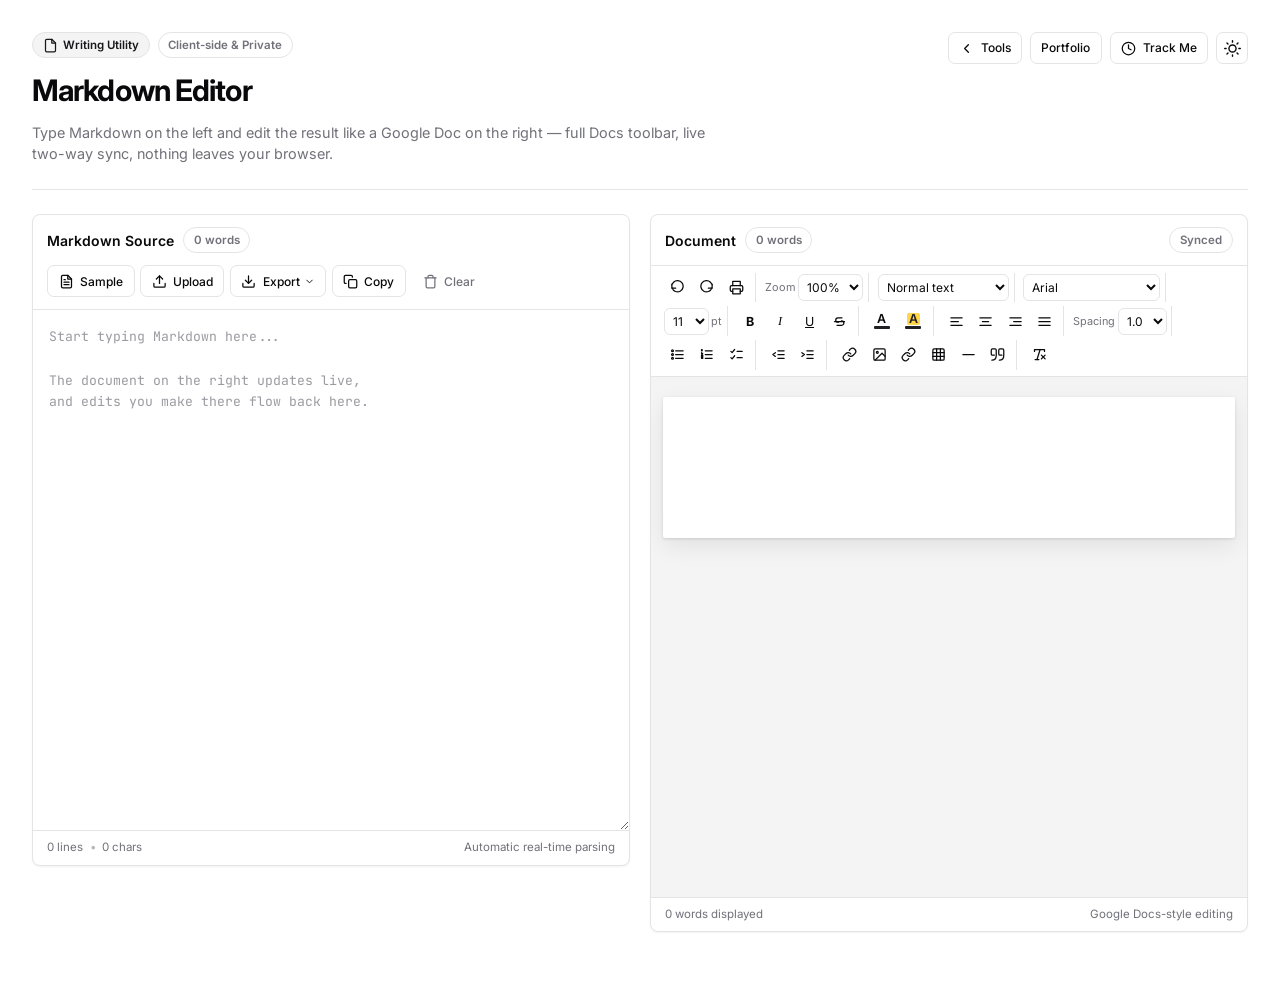
<file: tools/markdown-editor/index.html>
<!DOCTYPE html>
<html lang="en">
<head>
  <meta charset="UTF-8">
  <meta name="viewport" content="width=device-width, initial-scale=1.0">
  <title>Markdown Editor | Live WYSIWYG Google Docs-style Editor</title>
  <meta name="description" content="Write Markdown on the left and edit it like a Google Doc on the right. Full Docs toolbar with fonts, colors, highlight, alignment, tables and lists, plus real-time two-way sync.">
  <meta name="keywords" content="markdown editor, live preview, wysiwyg, google docs clone, markdown to html, two way sync, md editor, client-side editor">
  <meta name="author" content="Sheikh Shakib Hossain">
  <link rel="icon" type="image/png" href="../../images/favicon.png">

  <script>
    // Early theme script to prevent FOUC (Flash of Unstyled Content)
    (function () {
      const savedTheme = localStorage.getItem('theme-mode');
      const prefersDark = window.matchMedia('(prefers-color-scheme: dark)').matches;
      if (savedTheme === 'dark' || (!savedTheme && prefersDark)) {
        document.documentElement.classList.add('dark');
      } else {
        document.documentElement.classList.remove('dark');
      }
    })();
  </script>

  <!-- Inter + JetBrains Mono from Google CDN -->
  <link rel="preconnect" href="https://fonts.googleapis.com">
  <link rel="preconnect" href="https://fonts.gstatic.com" crossorigin>
  <link href="https://fonts.googleapis.com/css2?family=Inter:wght@400;500;600;700&family=JetBrains+Mono:wght@400;500&display=swap" rel="stylesheet">

  <!-- Stylesheets -->
  <link rel="stylesheet" href="styles.css">
</head>
<body>
  <div class="app-container">
    <!-- Header -->
    <header class="site-header" role="banner">
      <div class="header-left">
        <div class="header-badge-group">
          <span class="badge">
            <svg class="icon" viewBox="0 0 24 24"><path d="M14 2H6a2 2 0 0 0-2 2v16a2 2 0 0 0 2 2h12a2 2 0 0 0 2-2V8z"></path><polyline points="14 2 14 8 20 8"></polyline></svg>
            Writing Utility
          </span>
          <span class="badge badge-outline">Client-side &amp; Private</span>
        </div>
        <h1 class="site-title">Markdown Editor</h1>
        <p class="site-description">
          Type Markdown on the left and edit the result like a Google Doc on the right — full Docs toolbar, live two-way sync, nothing leaves your browser.
        </p>
      </div>

      <div class="header-actions">
        <a href="../index.html" class="btn btn-outline btn-sm" title="Back to Tools Directory">
          <svg class="icon" viewBox="0 0 24 24"><polyline points="15 18 9 12 15 6"></polyline></svg>
          Tools
        </a>
        <a href="../../index.html" class="btn btn-outline btn-sm" title="Back to Portfolio">
          Portfolio
        </a>
        <a href="../../trackme/index.html" class="btn btn-outline btn-sm" title="Check my availability and book a counseling appointment">
          <svg class="icon icon-sm" viewBox="0 0 24 24"><circle cx="12" cy="12" r="10"></circle><polyline points="12 6 12 12 16 14"></polyline></svg>
          Track Me
        </a>
        <button id="theme-toggle-btn" class="btn btn-outline btn-icon-only btn-sm" aria-label="Toggle theme" title="Toggle Light/Dark Theme">
          <!-- Sun icon (for dark mode to switch to light) -->
          <svg id="theme-icon-light" class="icon icon-md" viewBox="0 0 24 24"><circle cx="12" cy="12" r="5"></circle><line x1="12" y1="1" x2="12" y2="3"></line><line x1="12" y1="21" x2="12" y2="23"></line><line x1="4.22" y1="4.22" x2="5.64" y2="5.64"></line><line x1="18.36" y1="18.36" x2="19.78" y2="19.78"></line><line x1="1" y1="12" x2="3" y2="12"></line><line x1="21" y1="12" x2="23" y2="12"></line><line x1="4.22" y1="19.78" x2="5.64" y2="18.36"></line><line x1="18.36" y1="5.64" x2="19.78" y2="4.22"></line></svg>
          <!-- Moon icon (for light mode to switch to dark) -->
          <svg id="theme-icon-dark" class="icon icon-md" style="display:none;" viewBox="0 0 24 24"><path d="M21 12.79A9 9 0 1 1 11.21 3 7 7 0 0 0 21 12.79z"></path></svg>
        </button>
      </div>
    </header>

    <main role="main">
      <!-- Two-pane editor workspace -->
      <section class="editor-shell" aria-label="Markdown editor workspace">

        <!-- ============ LEFT PANE: Markdown Source ============ -->
        <section class="panel-card" aria-labelledby="source-pane-title">
          <div class="panel-header">
            <div class="panel-title-area">
              <h3 class="panel-title" id="source-pane-title">Markdown Source</h3>
              <span id="md-stats-badge" class="badge badge-outline">0 words</span>
            </div>

            <div class="panel-toolbar">
              <button id="sample-btn" type="button" class="btn btn-outline btn-sm" title="Fill with a sample document">
                <svg class="icon" viewBox="0 0 24 24"><path d="M14 2H6a2 2 0 0 0-2 2v16a2 2 0 0 0 2 2h12a2 2 0 0 0 2-2V8z"></path><polyline points="14 2 14 8 20 8"></polyline><line x1="16" y1="13" x2="8" y2="13"></line><line x1="16" y1="17" x2="8" y2="17"></line><polyline points="10 9 9 9 8 9"></polyline></svg>
                Sample
              </button>
              <button id="upload-btn" type="button" class="btn btn-outline btn-sm" title="Upload a .md or .txt file">
                <svg class="icon" viewBox="0 0 24 24"><path d="M21 15v4a2 2 0 0 1-2 2H5a2 2 0 0 1-2-2v-4"></path><polyline points="17 8 12 3 7 8"></polyline><line x1="12" y1="3" x2="12" y2="15"></line></svg>
                Upload
              </button>
              <input type="file" id="file-input" class="visually-hidden" accept=".md,.markdown,.txt" aria-label="Upload markdown file">
              <div class="export-wrapper">
                <button id="export-btn" type="button" class="btn btn-outline btn-sm" title="Export the document in another format" aria-haspopup="true" aria-expanded="false">
                  <svg class="icon" viewBox="0 0 24 24"><path d="M21 15v4a2 2 0 0 1-2 2H5a2 2 0 0 1-2-2v-4"></path><polyline points="7 10 12 15 17 10"></polyline><line x1="12" y1="15" x2="12" y2="3"></line></svg>
                  Export
                  <svg class="icon icon-caret" viewBox="0 0 24 24"><polyline points="6 9 12 15 18 9"></polyline></svg>
                </button>
                <div id="export-menu" class="export-menu" role="menu" hidden>
                  <button type="button" class="export-item" data-export="docx" role="menuitem">
                    <span class="export-ext">DOCX</span>
                    <span class="export-desc">Microsoft Word document</span>
                  </button>
                  <button type="button" class="export-item" data-export="pdf" role="menuitem">
                    <span class="export-ext">PDF</span>
                    <span class="export-desc">Print-ready PDF</span>
                  </button>
                  <button type="button" class="export-item" data-export="html" role="menuitem">
                    <span class="export-ext">HTML</span>
                    <span class="export-desc">Standalone web page</span>
                  </button>
                  <button type="button" class="export-item" data-export="md" role="menuitem">
                    <span class="export-ext">MD</span>
                    <span class="export-desc">Markdown source</span>
                  </button>
                  <button type="button" class="export-item" data-export="txt" role="menuitem">
                    <span class="export-ext">TXT</span>
                    <span class="export-desc">Plain text</span>
                  </button>
                </div>
              </div>
              <button id="copy-btn" type="button" class="btn btn-outline btn-sm" title="Copy markdown to clipboard">
                <svg class="icon" viewBox="0 0 24 24"><rect x="9" y="9" width="13" height="13" rx="2" ry="2"></rect><path d="M5 15H4a2 2 0 0 1-2-2V4a2 2 0 0 1 2-2h9a2 2 0 0 1 2 2v1"></path></svg>
                Copy
              </button>
              <button id="clear-btn" type="button" class="btn btn-ghost btn-sm" title="Clear both panes">
                <svg class="icon" viewBox="0 0 24 24"><polyline points="3 6 5 6 21 6"></polyline><path d="M19 6v14a2 2 0 0 1-2 2H7a2 2 0 0 1-2-2V6m3 0V4a2 2 0 0 1 2-2h4a2 2 0 0 1 2 2v2"></path></svg>
                Clear
              </button>
            </div>
          </div>

          <div class="panel-body">
            <textarea
              id="markdown-input"
              class="code-textarea"
              placeholder="Start typing Markdown here...&#10;&#10;The document on the right updates live,&#10;and edits you make there flow back here."
              spellcheck="false"
              aria-label="Markdown source"
            ></textarea>
            <div id="dropzone-overlay" class="dropzone-overlay">
              <span class="dropzone-text">Drop .md file to load</span>
            </div>
          </div>

          <div class="panel-footer">
            <div class="status-left">
              <span id="md-lines-count">0 lines</span>
              <span class="dot-sep">•</span>
              <span id="md-chars-count">0 chars</span>
            </div>
            <div class="status-right">
              <span>Automatic real-time parsing</span>
            </div>
          </div>
        </section>

        <!-- ============ RIGHT PANE: Google Docs-style document ============ -->
        <section class="panel-card" aria-labelledby="doc-pane-title">
          <div class="panel-header">
            <div class="panel-title-area">
              <h3 class="panel-title" id="doc-pane-title">Document</h3>
              <span id="doc-stats-badge" class="badge badge-outline">0 words</span>
            </div>
            <div class="panel-toolbar">
              <span class="badge badge-outline" title="Sync status">
                <span id="sync-status">Synced</span>
              </span>
            </div>
          </div>

          <!-- ===== Google Docs-style toolbar ===== -->
          <div class="docs-toolbar" id="docs-toolbar" role="toolbar" aria-label="Document formatting toolbar">

            <!-- Undo / Redo / Print -->
            <div class="tb-group">
              <button type="button" class="tb-btn" data-cmd="undo" title="Undo (Ctrl+Z)" aria-label="Undo">
                <svg class="icon" viewBox="0 0 24 24"><path d="M3 7v6h6"></path><path d="M3.51 13a9 9 0 1 0 2.13-9.36L3 7"></path></svg>
              </button>
              <button type="button" class="tb-btn" data-cmd="redo" title="Redo (Ctrl+Shift+Z)" aria-label="Redo">
                <svg class="icon" viewBox="0 0 24 24"><path d="M21 7v6h-6"></path><path d="M20.49 13a9 9 0 1 1-2.13-9.36L21 7"></path></svg>
              </button>
              <button type="button" class="tb-btn" id="print-btn" title="Print document" aria-label="Print">
                <svg class="icon" viewBox="0 0 24 24"><polyline points="6 9 6 2 18 2 18 9"></polyline><path d="M6 18H4a2 2 0 0 1-2-2v-5a2 2 0 0 1 2-2h16a2 2 0 0 1 2 2v5a2 2 0 0 1-2 2h-2"></path><rect x="6" y="14" width="12" height="8"></rect></svg>
              </button>
            </div>

            <!-- Zoom -->
            <div class="tb-group">
              <label class="tb-label" for="zoom-select">Zoom</label>
              <select id="zoom-select" class="tb-select tb-select-sm" aria-label="Document zoom">
                <option value="0.5">50%</option>
                <option value="0.75">75%</option>
                <option value="1" selected>100%</option>
                <option value="1.25">125%</option>
                <option value="1.5">150%</option>
                <option value="2">200%</option>
              </select>
            </div>

            <!-- Styles -->
            <div class="tb-group">
              <select id="style-select" class="tb-select tb-select-wide" aria-label="Paragraph style">
                <option value="p" selected>Normal text</option>
                <option value="h1">Title</option>
                <option value="h2">Heading 1</option>
                <option value="h3">Heading 2</option>
                <option value="h4">Heading 3</option>
                <option value="pre">Preformatted text</option>
                <option value="blockquote">Quote</option>
              </select>
            </div>

            <!-- Font family -->
            <div class="tb-group">
              <select id="font-select" class="tb-select tb-select-wide" aria-label="Font family">
                <option value="Arial" selected>Arial</option>
                <option value="Times New Roman">Times New Roman</option>
                <option value="Calibri">Calibri</option>
                <option value="Roboto">Roboto</option>
                <option value="Georgia">Georgia</option>
                <option value="Verdana">Verdana</option>
                <option value="Courier New">Courier New</option>
                <option value="JetBrains Mono">JetBrains Mono</option>
              </select>
            </div>

            <!-- Font size -->
            <div class="tb-group">
              <select id="fontsize-select" class="tb-select tb-select-sm" aria-label="Font size">
                <option value="10">10</option>
                <option value="11" selected>11</option>
                <option value="12">12</option>
                <option value="14">14</option>
                <option value="16">16</option>
                <option value="18">18</option>
                <option value="24">24</option>
                <option value="30">30</option>
                <option value="36">36</option>
                <option value="48">48</option>
              </select>
              <span class="tb-label">pt</span>
            </div>

            <!-- Bold / Italic / Underline / Strikethrough -->
            <div class="tb-group">
              <button type="button" class="tb-btn tb-btn-bold" data-cmd="bold" title="Bold (Ctrl+B)" aria-label="Bold">B</button>
              <button type="button" class="tb-btn tb-btn-italic" data-cmd="italic" title="Italic (Ctrl+I)" aria-label="Italic">I</button>
              <button type="button" class="tb-btn tb-btn-underline" data-cmd="underline" title="Underline (Ctrl+U)" aria-label="Underline">U</button>
              <button type="button" class="tb-btn tb-btn-strike" data-cmd="strikeThrough" title="Strikethrough" aria-label="Strikethrough">
                <svg class="icon" viewBox="0 0 24 24"><line x1="4" y1="12" x2="20" y2="12"></line><path d="M16 6H9.5a3.5 3.5 0 0 0 0 7h1"></path><path d="M8 18h7.5a3.5 3.5 0 0 0 0-7h-.5"></path></svg>
              </button>
            </div>

            <!-- Text color / Highlight color -->
            <div class="tb-group">
              <button type="button" class="tb-btn tb-btn-color" id="textcolor-btn" title="Text color" aria-label="Text color">
                <span class="tb-color-glyph">A</span>
                <span class="tb-color-bar" id="textcolor-bar"></span>
              </button>
              <div class="tb-popover" id="textcolor-popover" hidden>
                <div class="tb-popover-title">Text color</div>
                <div class="tb-swatches" id="textcolor-swatches"></div>
              </div>

              <button type="button" class="tb-btn tb-btn-color" id="highlight-btn" title="Highlight color" aria-label="Highlight color">
                <span class="tb-color-glyph tb-highlight-glyph">A</span>
                <span class="tb-color-bar" id="highlight-bar"></span>
              </button>
              <div class="tb-popover" id="highlight-popover" hidden>
                <div class="tb-popover-title">Highlight color</div>
                <div class="tb-swatches" id="highlight-swatches"></div>
              </div>
            </div>

            <!-- Alignment -->
            <div class="tb-group">
              <button type="button" class="tb-btn" data-cmd="justifyLeft" title="Align left" aria-label="Align left">
                <svg class="icon" viewBox="0 0 24 24"><line x1="3" y1="6" x2="21" y2="6"></line><line x1="3" y1="12" x2="15" y2="12"></line><line x1="3" y1="18" x2="21" y2="18"></line></svg>
              </button>
              <button type="button" class="tb-btn" data-cmd="justifyCenter" title="Center" aria-label="Center">
                <svg class="icon" viewBox="0 0 24 24"><line x1="3" y1="6" x2="21" y2="6"></line><line x1="7" y1="12" x2="17" y2="12"></line><line x1="3" y1="18" x2="21" y2="18"></line></svg>
              </button>
              <button type="button" class="tb-btn" data-cmd="justifyRight" title="Align right" aria-label="Align right">
                <svg class="icon" viewBox="0 0 24 24"><line x1="3" y1="6" x2="21" y2="6"></line><line x1="9" y1="12" x2="21" y2="12"></line><line x1="3" y1="18" x2="21" y2="18"></line></svg>
              </button>
              <button type="button" class="tb-btn" data-cmd="justifyFull" title="Justify" aria-label="Justify">
                <svg class="icon" viewBox="0 0 24 24"><line x1="3" y1="6" x2="21" y2="6"></line><line x1="3" y1="12" x2="21" y2="12"></line><line x1="3" y1="18" x2="21" y2="18"></line></svg>
              </button>
            </div>

            <!-- Line spacing -->
            <div class="tb-group">
              <label class="tb-label" for="spacing-select">Spacing</label>
              <select id="spacing-select" class="tb-select tb-select-sm" aria-label="Line spacing">
                <option value="1" selected>1.0</option>
                <option value="1.15">1.15</option>
                <option value="1.5">1.5</option>
                <option value="2">2.0</option>
              </select>
            </div>

            <!-- Lists -->
            <div class="tb-group">
              <button type="button" class="tb-btn" data-cmd="insertUnorderedList" title="Bulleted list" aria-label="Bulleted list">
                <svg class="icon" viewBox="0 0 24 24"><line x1="9" y1="6" x2="21" y2="6"></line><line x1="9" y1="12" x2="21" y2="12"></line><line x1="9" y1="18" x2="21" y2="18"></line><circle cx="4" cy="6" r="1.5"></circle><circle cx="4" cy="12" r="1.5"></circle><circle cx="4" cy="18" r="1.5"></circle></svg>
              </button>
              <button type="button" class="tb-btn" data-cmd="insertOrderedList" title="Numbered list" aria-label="Numbered list">
                <svg class="icon" viewBox="0 0 24 24"><line x1="10" y1="6" x2="21" y2="6"></line><line x1="10" y1="12" x2="21" y2="12"></line><line x1="10" y1="18" x2="21" y2="18"></line><path d="M4 6h1V4H4v2zM4 10h2l-2 3h2v1H4v-1l2-3H4V9zM4 15h2v1H4v1h2v1H4v-1h1v-1H4v-1h2z"></path></svg>
              </button>
              <button type="button" class="tb-btn" id="checklist-btn" title="Checklist" aria-label="Checklist">
                <svg class="icon" viewBox="0 0 24 24"><polyline points="3 7 5 9 9 4"></polyline><polyline points="3 17 5 19 9 14"></polyline><line x1="13" y1="7" x2="21" y2="7"></line><line x1="13" y1="17" x2="21" y2="17"></line></svg>
              </button>
            </div>

            <!-- Indent -->
            <div class="tb-group">
              <button type="button" class="tb-btn" data-cmd="outdent" title="Decrease indent" aria-label="Decrease indent">
                <svg class="icon" viewBox="0 0 24 24"><line x1="21" y1="6" x2="11" y2="6"></line><line x1="21" y1="12" x2="11" y2="12"></line><line x1="21" y1="18" x2="11" y2="18"></line><polyline points="7 9 3 12 7 15"></polyline></svg>
              </button>
              <button type="button" class="tb-btn" data-cmd="indent" title="Increase indent" aria-label="Increase indent">
                <svg class="icon" viewBox="0 0 24 24"><line x1="21" y1="6" x2="11" y2="6"></line><line x1="21" y1="12" x2="11" y2="12"></line><line x1="21" y1="18" x2="11" y2="18"></line><polyline points="3 9 7 12 3 15"></polyline></svg>
              </button>
            </div>

            <!-- Insert -->
            <div class="tb-group">
              <button type="button" class="tb-btn" id="link-btn" title="Insert link (Ctrl+K)" aria-label="Insert link">
                <svg class="icon" viewBox="0 0 24 24"><path d="M10 13a5 5 0 0 0 7.54.54l3-3a5 5 0 0 0-7.07-7.07l-1.72 1.71"></path><path d="M14 11a5 5 0 0 0-7.54-.54l-3 3a5 5 0 0 0 7.07 7.07l1.71-1.71"></path></svg>
              </button>
              <button type="button" class="tb-btn" id="image-btn" title="Insert image from your computer (or drag &amp; drop one onto the page)" aria-label="Insert image">
                <svg class="icon" viewBox="0 0 24 24"><rect x="3" y="3" width="18" height="18" rx="2" ry="2"></rect><circle cx="8.5" cy="8.5" r="1.5"></circle><polyline points="21 15 16 10 5 21"></polyline></svg>
              </button>
              <input type="file" id="image-file-input" class="visually-hidden" accept="image/*" aria-label="Choose an image file">
              <button type="button" class="tb-btn" id="image-url-btn" title="Insert image from a URL" aria-label="Insert image from URL">
                <svg class="icon" viewBox="0 0 24 24"><path d="M10 13a5 5 0 0 0 7.54.54l3-3a5 5 0 0 0-7.07-7.07l-1.72 1.71"></path><path d="M14 11a5 5 0 0 0-7.54-.54l-3 3a5 5 0 0 0 7.07 7.07l1.71-1.71"></path></svg>
              </button>
              <button type="button" class="tb-btn" id="table-btn" title="Insert table" aria-label="Insert table">
                <svg class="icon" viewBox="0 0 24 24"><rect x="3" y="3" width="18" height="18" rx="2" ry="2"></rect><line x1="3" y1="9" x2="21" y2="9"></line><line x1="3" y1="15" x2="21" y2="15"></line><line x1="9" y1="3" x2="9" y2="21"></line><line x1="15" y1="3" x2="15" y2="21"></line></svg>
              </button>
              <button type="button" class="tb-btn" id="hr-btn" title="Insert horizontal line" aria-label="Insert horizontal line">
                <svg class="icon" viewBox="0 0 24 24"><line x1="3" y1="12" x2="21" y2="12"></line></svg>
              </button>
              <button type="button" class="tb-btn" data-cmd="formatBlock:blockquote" title="Blockquote" aria-label="Blockquote">
                <svg class="icon" viewBox="0 0 24 24"><path d="M3 21c3 0 7-1 7-8V5a2 2 0 0 0-2-2H4a2 2 0 0 0-2 2v6a2 2 0 0 0 2 2h3"></path><path d="M15 21c3 0 7-1 7-8V5a2 2 0 0 0-2-2h-4a2 2 0 0 0-2 2v6a2 2 0 0 0 2 2h3"></path></svg>
              </button>
            </div>

            <!-- Clear formatting -->
            <div class="tb-group">
              <button type="button" class="tb-btn" data-cmd="removeFormat" title="Clear formatting" aria-label="Clear formatting">
                <svg class="icon" viewBox="0 0 24 24"><path d="M4 7V4h16v3"></path><path d="M5 20h6"></path><path d="M13 4L8 20"></path><line x1="15" y1="13" x2="21" y2="19"></line><line x1="21" y1="13" x2="15" y2="19"></line></svg>
              </button>
            </div>
          </div>

          <!-- Document surface (Google Docs paper look) -->
          <div class="doc-surface" id="doc-surface">
            <div
              id="doc-editor"
              class="doc-editor"
              contenteditable="true"
              spellcheck="false"
              role="textbox"
              aria-multiline="true"
              aria-label="Document editor"
            ><p><br></p></div>
            <div id="image-dropzone-overlay" class="dropzone-overlay">
              <span class="dropzone-text">Drop an image to insert it</span>
            </div>
          </div>

          <div class="panel-footer">
            <div class="status-left">
              <span id="doc-words-count">0 words displayed</span>
            </div>
            <div class="status-right">
              <span>Google Docs-style editing</span>
            </div>
          </div>
        </section>
      </section>
    </main>
  </div>

  <!-- Toast Notification Container -->
  <div class="toast-container" aria-live="polite">
    <div id="toast-notification" class="toast" role="status">
      <svg class="icon icon-md" viewBox="0 0 24 24"><polyline points="20 6 9 17 4 12"></polyline></svg>
      <span id="toast-message">Copied to clipboard!</span>
    </div>
  </div>

  <!-- Scripts (classic scripts — required for file:// compatibility) -->
  <script src="lib/marked.umd.js"></script>
  <script src="lib/turndown.browser.umd.js"></script>
  <script src="lib/turndown-plugin-gfm.js"></script>
  <script src="lib/purify.min.js"></script>
  <script src="lib/docx.umd.js"></script>
  <script src="lib/jspdf.umd.min.js"></script>
  <script src="lib/html2canvas.min.js"></script>
  <script src="scripts.js"></script>
</body>
</html>
</file>
<file: trackme/styles.css>
/* ==========================================================================
   Track Me — Lecturer Availability Portal
   shadcn/ui Inspired Black & White Monochrome Design System
   ========================================================================== */

:root {
  --font-sans: "Inter", -apple-system, BlinkMacSystemFont, "Segoe UI", Roboto, "Helvetica Neue", Arial, sans-serif;
  --font-mono: "JetBrains Mono", ui-monospace, SFMono-Regular, Menlo, Monaco, Consolas, monospace;

  /* Light Mode */
  --background: #ffffff;
  --foreground: #09090b;
  --card: #ffffff;
  --card-foreground: #09090b;
  --primary: #18181b;
  --primary-foreground: #fafafa;
  --secondary: #f4f4f5;
  --secondary-foreground: #18181b;
  --muted: #f4f4f5;
  --muted-foreground: #71717a;
  --accent: #f4f4f5;
  --accent-foreground: #18181b;
  --border: #e4e4e7;
  --input: #e4e4e7;
  --input-focus: #09090b;
  --ring: #18181b;
  --destructive: #dc2626;
  --radius: 0.5rem;
  --shadow-sm: 0 1px 2px 0 rgba(0, 0, 0, 0.05);
  --shadow: 0 1px 3px 0 rgba(0, 0, 0, 0.1), 0 1px 2px -1px rgba(0, 0, 0, 0.1);
  --shadow-md: 0 4px 6px -1px rgba(0, 0, 0, 0.08), 0 2px 4px -2px rgba(0, 0, 0, 0.06);

  /* Schedule type colours — shadcn/ui palette, soft/cream tier.
     Each type uses the palest shade as the background, a mid shade as the
     border and the deepest shade as the text. */
  --schedule-class: #fee2e2;
  --schedule-class-foreground: #991b1b;
  --schedule-class-border: #fca5a5;
  --schedule-class-soft: #fef2f2;

  --schedule-counseling: #dcfce7;
  --schedule-counseling-foreground: #166534;
  --schedule-counseling-border: #86efac;
  --schedule-counseling-soft: #f0fdf4;

  --schedule-office: #fef9c3;
  --schedule-office-foreground: #854d0e;
  --schedule-office-border: #fde047;
  --schedule-office-soft: #fefce8;
}

.dark {
  /* Dark Mode */
  --background: #09090b;
  --foreground: #fafafa;
  --card: #09090b;
  --card-foreground: #fafafa;
  --primary: #fafafa;
  --primary-foreground: #18181b;
  --secondary: #27272a;
  --secondary-foreground: #fafafa;
  --muted: #27272a;
  --muted-foreground: #a1a1aa;
  --accent: #27272a;
  --accent-foreground: #fafafa;
  --border: #27272a;
  --input: #27272a;
  --input-focus: #fafafa;
  --ring: #d4d4d8;
  --destructive: #ef4444;
  --shadow-sm: 0 1px 2px 0 rgba(0, 0, 0, 0.5);
  --shadow: 0 1px 3px 0 rgba(0, 0, 0, 0.5);
  --shadow-md: 0 4px 6px -1px rgba(0, 0, 0, 0.5);

  /* Schedule type colours — shadcn/ui palette, soft/cream tier.
     In dark mode the pale background becomes a deep tint and the text
     becomes the pale end of the same hue. */
  --schedule-class: #450a0a;
  --schedule-class-foreground: #fecaca;
  --schedule-class-border: #991b1b;
  --schedule-class-soft: #7f1d1d;

  --schedule-counseling: #052e16;
  --schedule-counseling-foreground: #bbf7d0;
  --schedule-counseling-border: #166534;
  --schedule-counseling-soft: #14532d;

  --schedule-office: #422006;
  --schedule-office-foreground: #fef08a;
  --schedule-office-border: #a16207;
  --schedule-office-soft: #713f12;
}

*, *::before, *::after {
  box-sizing: border-box;
  margin: 0;
  padding: 0;
}

html {
  scroll-behavior: smooth;
}

body {
  font-family: var(--font-sans);
  background-color: var(--background);
  color: var(--foreground);
  line-height: 1.6;
  min-height: 100vh;
  -webkit-font-smoothing: antialiased;
  -moz-osx-font-smoothing: grayscale;
  transition: background-color 0.2s ease, color 0.2s ease;
}

.container {
  max-width: 1100px;
  margin: 0 auto;
  padding: 2rem 1.25rem 4rem;
}

@media (min-width: 768px) {
  .container {
    padding: 3rem 2rem 5rem;
  }
}

/* --- Icons --- */
.icon {
  width: 1rem;
  height: 1rem;
  fill: none;
  stroke: currentColor;
  stroke-width: 2;
  stroke-linecap: round;
  stroke-linejoin: round;
  flex-shrink: 0;
}

.icon-sm {
  width: 0.875rem;
  height: 0.875rem;
}

.icon-md {
  width: 1.15rem;
  height: 1.15rem;
}

/* --- Header --- */
.header {
  display: flex;
  flex-direction: column;
  gap: 1.25rem;
  padding-bottom: 2rem;
  border-bottom: 1px solid var(--border);
  margin-bottom: 2rem;
}

@media (min-width: 640px) {
  .header {
    flex-direction: row;
    align-items: flex-start;
    justify-content: space-between;
  }
}

.header-info {
  display: flex;
  flex-direction: column;
  gap: 0.5rem;
}

.badge-group {
  display: flex;
  align-items: center;
  gap: 0.5rem;
  flex-wrap: wrap;
}

.badge {
  display: inline-flex;
  align-items: center;
  gap: 0.35rem;
  font-size: 0.75rem;
  font-weight: 600;
  padding: 0.2rem 0.6rem;
  border-radius: 9999px;
  background-color: var(--secondary);
  color: var(--secondary-foreground);
  border: 1px solid var(--border);
  white-space: nowrap;
}

.badge-outline {
  background: transparent;
  color: var(--muted-foreground);
}

.title {
  font-size: 2rem;
  font-weight: 700;
  letter-spacing: -0.03em;
  color: var(--foreground);
}

.description {
  font-size: 0.95rem;
  color: var(--muted-foreground);
  max-width: 620px;
}

.header-actions {
  display: flex;
  align-items: center;
  gap: 0.5rem;
}

/* --- Buttons --- */
.btn {
  display: inline-flex;
  align-items: center;
  justify-content: center;
  gap: 0.4rem;
  font-family: var(--font-sans);
  font-size: 0.825rem;
  font-weight: 500;
  height: 2.15rem;
  padding: 0 0.85rem;
  border-radius: calc(var(--radius) - 1px);
  cursor: pointer;
  border: 1px solid transparent;
  transition: all 0.15s ease-in-out;
  outline: none;
  text-decoration: none;
  white-space: nowrap;
}

.btn:focus-visible {
  box-shadow: 0 0 0 2px var(--background), 0 0 0 4px var(--ring);
}

.btn-primary {
  background-color: var(--primary);
  color: var(--primary-foreground);
  border-color: var(--primary);
}

.btn-primary:hover:not(:disabled) {
  opacity: 0.88;
}

.btn-outline {
  background-color: transparent;
  color: var(--foreground);
  border-color: var(--border);
}

.btn-outline:hover {
  background-color: var(--accent);
}

.btn-icon-only {
  width: 2.15rem;
  padding: 0;
}

.btn-block {
  width: 100%;
  height: 2.6rem;
  font-size: 0.9rem;
}

.btn:disabled {
  opacity: 0.45;
  cursor: not-allowed;
}

/* --- Load error banner --- */
.load-error {
  display: flex;
  align-items: center;
  gap: 0.6rem;
  padding: 0.85rem 1rem;
  margin-bottom: 1.5rem;
  border: 1px solid var(--border);
  border-left: 3px solid var(--foreground);
  border-radius: var(--radius);
  background-color: var(--secondary);
  color: var(--foreground);
  font-size: 0.875rem;
}

.load-error[hidden] {
  display: none;
}

/* --- Sections --- */
.section {
  margin-bottom: 2.5rem;
}

.section-header {
  display: flex;
  align-items: center;
  justify-content: space-between;
  gap: 1rem;
  margin-bottom: 1rem;
  flex-wrap: wrap;
}

.section-title {
  font-size: 1.15rem;
  font-weight: 600;
  letter-spacing: -0.02em;
  color: var(--foreground);
}

/* --- Stat cards --- */
.stat-grid {
  display: grid;
  grid-template-columns: 1fr;
  gap: 1rem;
}

@media (min-width: 640px) {
  .stat-grid {
    grid-template-columns: repeat(3, 1fr);
  }
}

.stat-card {
  background-color: var(--card);
  border: 1px solid var(--border);
  border-radius: var(--radius);
  padding: 1.25rem;
  box-shadow: var(--shadow-sm);
  display: flex;
  flex-direction: column;
  gap: 0.35rem;
}

.stat-icon {
  color: var(--muted-foreground);
  margin-bottom: 0.35rem;
}

.stat-value {
  font-family: var(--font-mono);
  font-size: 1.9rem;
  font-weight: 700;
  line-height: 1.1;
  letter-spacing: -0.02em;
  color: var(--foreground);
}

.stat-value.stat-text {
  font-family: var(--font-sans);
  font-size: 1.15rem;
  font-weight: 600;
}

.stat-label {
  font-size: 0.8rem;
  color: var(--muted-foreground);
}

/* --- Weekly schedule --- */
.schedule-panel {
  border: 1px solid var(--border);
  border-radius: var(--radius);
  padding: 1.25rem;
  background-color: var(--card);
  box-shadow: var(--shadow-sm);
}

.schedule-loading {
  display: flex;
  align-items: center;
  gap: 0.6rem;
  color: var(--muted-foreground);
  font-size: 0.875rem;
  padding: 0.5rem 0;
}

.spinner {
  width: 0.9rem;
  height: 0.9rem;
  border: 2px solid var(--border);
  border-top-color: var(--foreground);
  border-radius: 50%;
  animation: spin 0.7s linear infinite;
}

@keyframes spin {
  to { transform: rotate(360deg); }
}

.day-block + .day-block {
  margin-top: 1rem;
}

.day-heading {
  display: flex;
  align-items: baseline;
  gap: 0.5rem;
  font-size: 0.95rem;
  font-weight: 600;
  color: var(--foreground);
  margin-bottom: 0.6rem;
}

.day-name {
  white-space: nowrap;
}

/* The short summary of what happens on this day. */
.day-summary {
  margin-left: auto;
  font-size: 0.72rem;
  font-weight: 400;
  color: var(--muted-foreground);
  white-space: nowrap;
  overflow: hidden;
  text-overflow: ellipsis;
}

.day-heading .day-today {
  font-size: 0.68rem;
  font-weight: 600;
  letter-spacing: 0.04em;
  text-transform: uppercase;
  padding: 0.1rem 0.45rem;
  border-radius: 9999px;
  background-color: var(--primary);
  color: var(--primary-foreground);
  vertical-align: middle;
}

.entry-list {
  display: flex;
  flex-direction: column;
  gap: 0.4rem;
}

.entry {
  display: grid;
  grid-template-columns: 9.5rem 1fr auto;
  align-items: center;
  gap: 0.85rem;
  padding: 0.7rem 0.85rem;
  border: 1px solid var(--border);
  border-radius: calc(var(--radius) - 1px);
  background-color: var(--secondary);
}

.entry-time {
  font-family: var(--font-mono);
  font-size: 0.78rem;
  color: var(--muted-foreground);
  white-space: nowrap;
}

.entry-main {
  min-width: 0;
}

.entry-title {
  font-size: 0.875rem;
  font-weight: 500;
  color: var(--foreground);
  overflow: hidden;
  text-overflow: ellipsis;
  white-space: nowrap;
}

.entry-sub {
  font-size: 0.75rem;
  color: var(--muted-foreground);
  overflow: hidden;
  text-overflow: ellipsis;
  white-space: nowrap;
}

.entry-badge {
  font-size: 0.68rem;
  font-weight: 600;
  padding: 0.15rem 0.5rem;
  border-radius: 9999px;
  border: 1px solid var(--border);
  background-color: var(--card);
  color: var(--muted-foreground);
  white-space: nowrap;
}

.entry-badge.badge-open {
  background-color: var(--schedule-counseling);
  color: var(--schedule-counseling-foreground);
  border-color: var(--schedule-counseling-border);
}

.entry-badge.badge-class {
  background-color: var(--schedule-class);
  color: var(--schedule-class-foreground);
  border-color: var(--schedule-class-border);
}

.entry-badge.badge-office {
  background-color: var(--schedule-office);
  color: var(--schedule-office-foreground);
  border-color: var(--schedule-office-border);
}

.day-free {
  font-size: 0.8rem;
  color: var(--muted-foreground);
  font-style: italic;
  padding: 0.6rem 0.85rem 0.4rem;
}

/* --- Day timeline row (one row per day) --- */
.timeline-row {
  border: 1px solid var(--border);
  border-radius: calc(var(--radius) - 1px);
  background-color: var(--card);
  padding: 0.9rem 1rem 0.5rem;
}

/* Lets the track be swiped sideways when the screen is too narrow. */
.timeline-scroll {
  overflow-x: auto;
  -webkit-overflow-scrolling: touch;
}

.timeline-track {
  position: relative;
  border-radius: calc(var(--radius) - 2px);
  background-color: var(--secondary);
  border: 1px solid var(--border);
  overflow: hidden;
}

/* The area below the hour labels that holds the activity segments. */
.timeline-lanes {
  position: absolute;
  inset: 18px 0 0 0;
}

/* Hour labels along the top edge of the track. */
.timeline-ticks {
  position: absolute;
  inset: 0 0 auto 0;
  height: 18px;
  pointer-events: none;
  background-color: var(--muted);
  border-bottom: 1px solid var(--border);
}

.timeline-tick {
  position: absolute;
  top: 0.15rem;
  transform: translateX(-50%);
  font-family: var(--font-mono);
  font-size: 0.62rem;
  color: var(--muted-foreground);
  white-space: nowrap;
}

/* Faint vertical gridlines at each hour, running down through the lanes.
   The hour spacing is 1/10th of the day, so a repeating gradient lines them
   up without needing one element per hour. */
.timeline-lanes {
  background-image: repeating-linear-gradient(
    to right,
    var(--border) 0,
    var(--border) 1px,
    transparent 1px,
    transparent 10%
  );
}

.timeline-tick:first-child {
  transform: translateX(0);
}

.timeline-tick:last-child {
  transform: translateX(-100%);
}

/* An activity segment on the track. */
.timeline-seg {
  position: absolute;
  border-radius: 3px;
  padding: 0.15rem 0.4rem;
  overflow: hidden;
  display: flex;
  flex-direction: column;
  justify-content: center;
  gap: 0.05rem;
  border: 1px solid var(--foreground);
  background-color: var(--primary);
  color: var(--primary-foreground);
  min-width: 3px;
}

/* Classes — red */
.timeline-seg.seg-class {
  background-color: var(--schedule-class);
  color: var(--schedule-class-foreground);
  border-color: var(--schedule-class-border);
}

/* Counseling — green */
.timeline-seg.seg-counseling {
  background-color: var(--schedule-counseling);
  color: var(--schedule-counseling-foreground);
  border-color: var(--schedule-counseling-border);
}

/* Office hours — yellow */
.timeline-seg.seg-office {
  background-color: var(--schedule-office);
  color: var(--schedule-office-foreground);
  border-color: var(--schedule-office-border);
}

.timeline-seg-time {
  font-family: var(--font-mono);
  font-size: 0.6rem;
  opacity: 0.85;
  white-space: nowrap;
  overflow: hidden;
  text-overflow: ellipsis;
  line-height: 1.25;
  max-width: 100%;
}

.timeline-seg-label {
  font-size: 0.68rem;
  font-weight: 600;
  white-space: nowrap;
  overflow: hidden;
  text-overflow: ellipsis;
  line-height: 1.25;
  max-width: 100%;
}

/* Segments too narrow to show a title without spilling out of the box. */
.timeline-seg.seg-compact .timeline-seg-label {
  display: none;
}

/* Current-time marker. */
.timeline-now {
  position: absolute;
  top: 0;
  bottom: 0;
  width: 2px;
  background-color: var(--destructive, #dc2626);
  z-index: 3;
}

.timeline-now::before {
  content: "";
  position: absolute;
  top: 0;
  left: 50%;
  transform: translateX(-50%);
  width: 7px;
  height: 7px;
  border-radius: 50%;
  background-color: var(--destructive, #dc2626);
}


/* --- Booking --- */
.booking-card {
  border: 1px solid var(--border);
  border-radius: var(--radius);
  padding: 1.5rem;
  background-color: var(--card);
  box-shadow: var(--shadow-sm);
}

.booking-header {
  margin-bottom: 1.25rem;
}

.booking-subtitle {
  font-size: 0.875rem;
  color: var(--muted-foreground);
  margin-top: 0.25rem;
}

.slot-list {
  display: flex;
  flex-direction: column;
  gap: 0.5rem;
  margin-bottom: 1.25rem;
}

.slot {
  display: flex;
  align-items: center;
  justify-content: space-between;
  gap: 1rem;
  width: 100%;
  padding: 0.85rem 1rem;
  border: 1px solid var(--border);
  border-radius: calc(var(--radius) - 1px);
  background-color: var(--secondary);
  color: var(--foreground);
  font-family: var(--font-sans);
  font-size: 0.9rem;
  text-align: left;
  cursor: pointer;
  transition: all 0.15s ease-in-out;
}

.slot:hover {
  border-color: var(--foreground);
}

.slot:focus-visible {
  outline: none;
  box-shadow: 0 0 0 2px var(--background), 0 0 0 4px var(--ring);
}

.slot[aria-checked="true"] {
  background-color: var(--schedule-counseling);
  color: var(--schedule-counseling-foreground);
  border-color: var(--schedule-counseling-border);
}

.slot[aria-checked="true"] .slot-tag {
  background-color: var(--schedule-counseling-foreground);
  color: var(--schedule-counseling);
  border-color: var(--schedule-counseling-foreground);
}

.slot-left {
  display: flex;
  align-items: center;
  gap: 0.65rem;
  min-width: 0;
}

.slot-time {
  font-family: var(--font-mono);
  font-size: 0.82rem;
  font-weight: 500;
}

.slot-location {
  font-size: 0.75rem;
  color: var(--muted-foreground);
  overflow: hidden;
  text-overflow: ellipsis;
  white-space: nowrap;
}

.slot[aria-checked="true"] .slot-location {
  color: var(--primary-foreground);
  opacity: 0.75;
}

.slot-tag {
  font-size: 0.68rem;
  font-weight: 600;
  padding: 0.15rem 0.5rem;
  border-radius: 9999px;
  border: 1px solid var(--schedule-counseling-border);
  background-color: var(--schedule-counseling);
  color: var(--schedule-counseling-foreground);
  white-space: nowrap;
  flex-shrink: 0;
}

.empty-note {
  font-size: 0.875rem;
  color: var(--muted-foreground);
  padding: 0.5rem 0;
}

/* --- Form --- */
.booking-form {
  border-top: 1px solid var(--border);
  padding-top: 1.25rem;
}

.booking-form[hidden] {
  display: none;
}

.form-grid {
  display: grid;
  grid-template-columns: 1fr;
  gap: 1rem;
  margin-bottom: 1.25rem;
}

@media (min-width: 640px) {
  .form-grid {
    grid-template-columns: repeat(2, 1fr);
  }
}

.form-field {
  display: flex;
  flex-direction: column;
  gap: 0.35rem;
}

.form-label {
  font-size: 0.78rem;
  font-weight: 500;
  color: var(--foreground);
}

.form-input {
  width: 100%;
  height: 2.35rem;
  padding: 0 0.75rem;
  font-family: var(--font-sans);
  font-size: 0.85rem;
  background-color: var(--background);
  border: 1px solid var(--border);
  border-radius: var(--radius);
  color: var(--foreground);
  outline: none;
  transition: border-color 0.15s, box-shadow 0.15s;
}

.form-input:focus {
  border-color: var(--input-focus);
  box-shadow: 0 0 0 1px var(--input-focus);
}

.booking-summary {
  display: flex;
  align-items: center;
  gap: 0.55rem;
  padding: 0.8rem 0.95rem;
  margin-bottom: 1rem;
  border: 1px solid var(--border);
  border-radius: calc(var(--radius) - 1px);
  background-color: var(--secondary);
  font-size: 0.85rem;
  color: var(--foreground);
}

.booking-summary .icon {
  color: var(--muted-foreground);
}

.form-note {
  margin-top: 0.75rem;
  font-size: 0.8rem;
  color: var(--muted-foreground);
  text-align: center;
  min-height: 1.2em;
}

/* --- Footer --- */
.page-footer {
  margin-top: 2.5rem;
  padding-top: 1.5rem;
  border-top: 1px solid var(--border);
  font-size: 0.8rem;
  color: var(--muted-foreground);
  text-align: center;
}

/* --- Toast --- */
.toast-container {
  position: fixed;
  bottom: 1.5rem;
  left: 50%;
  transform: translateX(-50%);
  z-index: 1000;
  pointer-events: none;
}

.toast {
  display: flex;
  align-items: center;
  gap: 0.55rem;
  padding: 0.75rem 1.1rem;
  border-radius: var(--radius);
  background-color: var(--primary);
  color: var(--primary-foreground);
  font-size: 0.85rem;
  font-weight: 500;
  box-shadow: var(--shadow-md);
  opacity: 0;
  transform: translateY(10px);
  transition: opacity 0.25s ease, transform 0.25s ease;
}

.toast.show {
  opacity: 1;
  transform: translateY(0);
}

/* --- Responsive --- */
@media (max-width: 560px) {
  .entry {
    grid-template-columns: 1fr;
    grid-template-areas:
      "time"
      "main"
      "badge";
    row-gap: 0.35rem;
  }

  .entry-time { grid-area: time; }
  .entry-main { grid-area: main; }
  .entry-badge { grid-area: badge; justify-self: start; }

  .day-heading {
    flex-wrap: wrap;
  }

  .day-summary {
    margin-left: 0;
    flex-basis: 100%;
  }

  .timeline-row {
    padding: 0.75rem 0.85rem 0.4rem;
  }

  /* The timeline needs room to be readable, so on a narrow screen it
     scrolls sideways instead of being squeezed. */
  .timeline-scroll {
    overflow-x: auto;
    -webkit-overflow-scrolling: touch;
    margin: 0 -0.85rem;
    padding: 0 0.85rem;
  }

  .timeline-track {
    min-width: 620px;
  }
}

@media (prefers-reduced-motion: reduce) {
  *, *::before, *::after {
    animation-duration: 0.001ms !important;
    transition-duration: 0.001ms !important;
    scroll-behavior: auto !important;
  }
}
</file>
<file: tools/bulk-gmail-filter/styles.css>
/* shadcn/ui Inspired Black & White Theme */
:root {
  --font-sans: -apple-system, BlinkMacSystemFont, "Segoe UI", Roboto, "Helvetica Neue", Arial, sans-serif;
  --font-mono: ui-monospace, SFMono-Regular, Menlo, Monaco, Consolas, "Liberation Mono", "Courier New", monospace;

  /* Black & White Light Scheme */
  --background: #ffffff;
  --foreground: #09090b;
  --card: #ffffff;
  --card-foreground: #09090b;
  --popover: #ffffff;
  --popover-foreground: #09090b;
  --primary: #18181b;
  --primary-foreground: #fafafa;
  --secondary: #f4f4f5;
  --secondary-foreground: #18181b;
  --muted: #f4f4f5;
  --muted-foreground: #71717a;
  --accent: #f4f4f5;
  --accent-foreground: #18181b;
  --destructive: #ef4444;
  --destructive-foreground: #fafafa;
  --border: #e4e4e7;
  --input: #e4e4e7;
  --input-focus: #09090b;
  --ring: #18181b;
  --radius: 0.5rem;
  --shadow-sm: 0 1px 2px 0 rgba(0, 0, 0, 0.05);
  --shadow: 0 1px 3px 0 rgba(0, 0, 0, 0.1), 0 1px 2px -1px rgba(0, 0, 0, 0.1);
  --shadow-md: 0 4px 6px -1px rgba(0, 0, 0, 0.1), 0 2px 4px -2px rgba(0, 0, 0, 0.1);
}

.dark {
  /* Black & White Dark Scheme */
  --background: #09090b;
  --foreground: #fafafa;
  --card: #09090b;
  --card-foreground: #fafafa;
  --popover: #09090b;
  --popover-foreground: #fafafa;
  --primary: #fafafa;
  --primary-foreground: #18181b;
  --secondary: #27272a;
  --secondary-foreground: #fafafa;
  --muted: #27272a;
  --muted-foreground: #a1a1aa;
  --accent: #27272a;
  --accent-foreground: #fafafa;
  --destructive: #7f1d1d;
  --destructive-foreground: #fafafa;
  --border: #27272a;
  --input: #27272a;
  --input-focus: #fafafa;
  --ring: #d4d4d8;
  --shadow-sm: 0 1px 2px 0 rgba(0, 0, 0, 0.5);
  --shadow: 0 1px 3px 0 rgba(0, 0, 0, 0.5);
  --shadow-md: 0 4px 6px -1px rgba(0, 0, 0, 0.5);
}

/* Reset & Box Sizing */
*, *::before, *::after {
  box-sizing: border-box;
  margin: 0;
  padding: 0;
}

body {
  font-family: var(--font-sans);
  background-color: var(--background);
  color: var(--foreground);
  line-height: 1.5;
  min-height: 100vh;
  -webkit-font-smoothing: antialiased;
  -moz-osx-font-smoothing: grayscale;
  transition: background-color 0.2s ease, color 0.2s ease;
}

/* Scrollbar Customization */
::-webkit-scrollbar {
  width: 8px;
  height: 8px;
}
::-webkit-scrollbar-track {
  background: transparent;
}
::-webkit-scrollbar-thumb {
  background: var(--border);
  border-radius: 4px;
}
::-webkit-scrollbar-thumb:hover {
  background: var(--muted-foreground);
}

/* Container & Header */
.app-container {
  max-width: 1360px;
  margin: 0 auto;
  padding: 1.5rem 1rem 3rem;
}

@media (min-width: 768px) {
  .app-container {
    padding: 2rem 2rem 4rem;
  }
}

/* Header */
.site-header {
  display: flex;
  flex-direction: column;
  gap: 1rem;
  padding-bottom: 1.5rem;
  margin-bottom: 1.75rem;
  border-bottom: 1px solid var(--border);
}

@media (min-width: 640px) {
  .site-header {
    flex-direction: row;
    align-items: center;
    justify-content: space-between;
  }
}

.header-left {
  display: flex;
  flex-direction: column;
  gap: 0.35rem;
}

.header-badge-group {
  display: flex;
  align-items: center;
  gap: 0.5rem;
}

.badge {
  display: inline-flex;
  align-items: center;
  gap: 0.35rem;
  font-size: 0.75rem;
  font-weight: 600;
  padding: 0.2rem 0.6rem;
  border-radius: 9999px;
  background-color: var(--secondary);
  color: var(--secondary-foreground);
  border: 1px solid var(--border);
  letter-spacing: 0.02em;
}

.badge-outline {
  background: transparent;
  color: var(--muted-foreground);
}

.site-title {
  font-size: 1.75rem;
  font-weight: 700;
  letter-spacing: -0.03em;
  color: var(--foreground);
}

.site-description {
  font-size: 0.9rem;
  color: var(--muted-foreground);
  max-width: 650px;
}

.header-actions {
  display: flex;
  align-items: center;
  gap: 0.5rem;
  flex-wrap: wrap;
}

/* Filter Card / Domain Pill Section */
.filter-card {
  background: var(--card);
  border: 1px solid var(--border);
  border-radius: var(--radius);
  padding: 1.25rem;
  margin-bottom: 1.5rem;
  box-shadow: var(--shadow-sm);
  display: flex;
  flex-direction: column;
  gap: 1rem;
}

.filter-header {
  display: flex;
  flex-wrap: wrap;
  align-items: center;
  justify-content: space-between;
  gap: 0.75rem;
}

.filter-title-group {
  display: flex;
  align-items: center;
  gap: 0.5rem;
}

.filter-title {
  font-size: 0.95rem;
  font-weight: 600;
  display: flex;
  align-items: center;
  gap: 0.5rem;
}

.filter-actions {
  display: flex;
  align-items: center;
  gap: 0.5rem;
  flex-wrap: wrap;
}

.domain-search-wrapper {
  position: relative;
  display: inline-flex;
  align-items: center;
}

.domain-search-wrapper svg {
  position: absolute;
  left: 0.6rem;
  color: var(--muted-foreground);
  pointer-events: none;
}

.domain-search-input {
  height: 2rem;
  padding: 0 0.6rem 0 2rem;
  font-size: 0.8rem;
  background: var(--background);
  border: 1px solid var(--border);
  border-radius: calc(var(--radius) - 2px);
  color: var(--foreground);
  outline: none;
  transition: border-color 0.15s, box-shadow 0.15s;
  width: 170px;
}

.domain-search-input:focus {
  border-color: var(--input-focus);
  box-shadow: 0 0 0 1px var(--input-focus);
}

/* Domain Chips Container */
.domain-chips-container {
  display: flex;
  flex-wrap: wrap;
  gap: 0.5rem;
  min-height: 2.5rem;
  align-items: center;
}

.empty-domains-msg {
  font-size: 0.85rem;
  color: var(--muted-foreground);
  padding: 0.75rem 0;
  font-style: italic;
  display: flex;
  align-items: center;
  gap: 0.5rem;
}

/* Domain Chip (Multi-select Button) */
.domain-chip {
  display: inline-flex;
  align-items: center;
  gap: 0.45rem;
  font-family: var(--font-sans);
  font-size: 0.825rem;
  font-weight: 500;
  padding: 0.35rem 0.75rem;
  border-radius: 9999px;
  border: 1px solid var(--border);
  background-color: var(--background);
  color: var(--foreground);
  cursor: pointer;
  user-select: none;
  transition: all 0.15s ease-in-out;
}

.domain-chip:hover {
  background-color: var(--accent);
  border-color: var(--input-focus);
}

.domain-chip.active {
  background-color: var(--primary);
  color: var(--primary-foreground);
  border-color: var(--primary);
  font-weight: 600;
}

.domain-chip .chip-check {
  display: inline-flex;
  width: 14px;
  height: 14px;
  align-items: center;
  justify-content: center;
}

.domain-chip .chip-count {
  font-size: 0.72rem;
  padding: 0.1rem 0.4rem;
  border-radius: 9999px;
  background-color: var(--secondary);
  color: var(--secondary-foreground);
  font-weight: 600;
  margin-left: 0.15rem;
}

.domain-chip.active .chip-count {
  background-color: rgba(255, 255, 255, 0.2);
  color: var(--primary-foreground);
}

.dark .domain-chip.active .chip-count {
  background-color: rgba(0, 0, 0, 0.2);
  color: var(--primary-foreground);
}

/* Two Columns Workspace */
.workspace-grid {
  display: grid;
  grid-template-columns: 1fr;
  gap: 1.5rem;
}

@media (min-width: 900px) {
  .workspace-grid {
    grid-template-columns: 1fr 1fr;
    gap: 1.5rem;
  }
}

/* Card Structure */
.panel-card {
  background: var(--card);
  border: 1px solid var(--border);
  border-radius: var(--radius);
  box-shadow: var(--shadow-sm);
  display: flex;
  flex-direction: column;
  overflow: hidden;
  height: 100%;
}

.panel-header {
  display: flex;
  align-items: center;
  justify-content: space-between;
  padding: 0.85rem 1.15rem;
  border-bottom: 1px solid var(--border);
  background: var(--card);
}

.panel-title-area {
  display: flex;
  align-items: center;
  gap: 0.5rem;
}

.panel-title {
  font-size: 0.95rem;
  font-weight: 600;
}

.panel-toolbar {
  display: flex;
  align-items: center;
  gap: 0.4rem;
  flex-wrap: wrap;
}

/* Control Row for Options */
.panel-options-bar {
  display: flex;
  flex-wrap: wrap;
  align-items: center;
  justify-content: space-between;
  gap: 0.75rem;
  padding: 0.6rem 1.15rem;
  background-color: var(--muted);
  border-bottom: 1px solid var(--border);
  font-size: 0.8rem;
}

.options-group {
  display: flex;
  align-items: center;
  gap: 0.75rem;
  flex-wrap: wrap;
}

.option-item {
  display: inline-flex;
  align-items: center;
  gap: 0.35rem;
  cursor: pointer;
  user-select: none;
  color: var(--foreground);
}

.option-item input[type="checkbox"] {
  accent-color: var(--primary);
  width: 14px;
  height: 14px;
  cursor: pointer;
}

.select-inline {
  height: 1.75rem;
  padding: 0 0.4rem;
  font-size: 0.75rem;
  border: 1px solid var(--border);
  border-radius: calc(var(--radius) - 2px);
  background: var(--background);
  color: var(--foreground);
  outline: none;
}

.select-inline:focus {
  border-color: var(--input-focus);
}

/* Panel Body & Textarea */
.panel-body {
  position: relative;
  flex: 1;
  display: flex;
  flex-direction: column;
  min-height: 380px;
}

.code-textarea {
  width: 100%;
  flex: 1;
  padding: 1rem;
  font-family: var(--font-mono);
  font-size: 0.85rem;
  line-height: 1.6;
  border: none;
  outline: none;
  resize: vertical;
  min-height: 380px;
  background-color: var(--background);
  color: var(--foreground);
  white-space: pre;
  overflow-wrap: normal;
  overflow-x: auto;
}

.code-textarea:focus {
  background-color: var(--background);
}

.code-textarea::placeholder {
  color: var(--muted-foreground);
  opacity: 0.7;
}

/* Dropzone Overlay */
.dropzone-overlay {
  display: none;
  position: absolute;
  inset: 0;
  background: rgba(0, 0, 0, 0.05);
  border: 2px dashed var(--primary);
  border-radius: var(--radius);
  justify-content: center;
  align-items: center;
  backdrop-filter: blur(2px);
  pointer-events: none;
  z-index: 10;
}

.dark .dropzone-overlay {
  background: rgba(255, 255, 255, 0.08);
}

.dropzone-overlay.active {
  display: flex;
}

.dropzone-text {
  font-size: 0.9rem;
  font-weight: 600;
  background: var(--background);
  padding: 0.5rem 1rem;
  border-radius: 9999px;
  box-shadow: var(--shadow);
  border: 1px solid var(--border);
}

/* Panel Footer / Status Bar */
.panel-footer {
  display: flex;
  align-items: center;
  justify-content: space-between;
  padding: 0.6rem 1.15rem;
  border-top: 1px solid var(--border);
  background-color: var(--card);
  font-size: 0.775rem;
  color: var(--muted-foreground);
}

.status-left, .status-right {
  display: flex;
  align-items: center;
  gap: 0.75rem;
}

/* Buttons */
.btn {
  display: inline-flex;
  align-items: center;
  justify-content: center;
  gap: 0.4rem;
  font-family: var(--font-sans);
  font-size: 0.825rem;
  font-weight: 500;
  height: 2.15rem;
  padding: 0 0.75rem;
  border-radius: calc(var(--radius) - 1px);
  cursor: pointer;
  border: 1px solid transparent;
  transition: all 0.15s ease-in-out;
  outline: none;
  white-space: nowrap;
  user-select: none;
  text-decoration: none;
}

.btn:focus-visible {
  box-shadow: 0 0 0 2px var(--background), 0 0 0 4px var(--ring);
}

.btn:disabled {
  opacity: 0.4;
  cursor: not-allowed;
}

/* Button Variants */
.btn-primary {
  background-color: var(--primary);
  color: var(--primary-foreground);
  border-color: var(--primary);
}

.btn-primary:hover:not(:disabled) {
  opacity: 0.9;
}

.btn-secondary {
  background-color: var(--secondary);
  color: var(--secondary-foreground);
  border-color: var(--border);
}

.btn-secondary:hover:not(:disabled) {
  background-color: var(--accent);
  border-color: var(--input-focus);
}

.btn-outline {
  background-color: transparent;
  color: var(--foreground);
  border-color: var(--border);
}

.btn-outline:hover:not(:disabled) {
  background-color: var(--accent);
  color: var(--accent-foreground);
}

.btn-ghost {
  background-color: transparent;
  color: var(--foreground);
}

.btn-ghost:hover:not(:disabled) {
  background-color: var(--accent);
}

/* Gmail button — keeps the Google brand colours on the logo only, so it
   still reads as part of the monochrome UI. */
.btn-gmail {
  background-color: var(--card);
  color: var(--foreground);
  border-color: var(--border);
}

.btn-gmail:hover:not(:disabled) {
  background-color: var(--accent);
  border-color: var(--input-focus);
}

.gmail-icon {
  width: 1.05rem;
  height: 1.05rem;
  flex-shrink: 0;
}

.btn-sm {
  height: 1.85rem;
  font-size: 0.75rem;
  padding: 0 0.55rem;
}

.btn-icon-only {
  width: 2.15rem;
  padding: 0;
}

.btn-icon-only.btn-sm {
  width: 1.85rem;
}

/* Toast Notification */
.toast-container {
  position: fixed;
  bottom: 1.5rem;
  right: 1.5rem;
  z-index: 9999;
  display: flex;
  flex-direction: column;
  gap: 0.5rem;
  pointer-events: none;
}

.toast {
  pointer-events: auto;
  display: flex;
  align-items: center;
  gap: 0.6rem;
  padding: 0.75rem 1rem;
  font-size: 0.85rem;
  font-weight: 500;
  border-radius: var(--radius);
  background: var(--primary);
  color: var(--primary-foreground);
  box-shadow: var(--shadow-md);
  border: 1px solid var(--border);
  transform: translateY(100px);
  opacity: 0;
  transition: transform 0.25s cubic-bezier(0.16, 1, 0.3, 1), opacity 0.25s ease;
}

.toast.show {
  transform: translateY(0);
  opacity: 1;
}

/* SVG icons helper */
.icon {
  width: 14px;
  height: 14px;
  stroke-width: 2;
  stroke: currentColor;
  fill: none;
  stroke-linecap: round;
  stroke-linejoin: round;
  display: inline-block;
  vertical-align: middle;
}

.icon-md {
  width: 16px;
  height: 16px;
}

.icon-lg {
  width: 18px;
  height: 18px;
}

/* Hidden file input */
.visually-hidden {
  position: absolute;
  width: 1px;
  height: 1px;
  padding: 0;
  margin: -1px;
  overflow: hidden;
  clip: rect(0, 0, 0, 0);
  white-space: nowrap;
  border: 0;
}
</file>
<file: tools/markdown-editor/styles.css>
/* shadcn/ui Inspired Black & White Theme */
:root {
  --font-sans: "Inter", -apple-system, BlinkMacSystemFont, "Segoe UI", Roboto, "Helvetica Neue", Arial, sans-serif;
  --font-mono: "JetBrains Mono", ui-monospace, SFMono-Regular, Menlo, Monaco, Consolas, monospace;

  /* Black & White Light Scheme */
  --background: #ffffff;
  --foreground: #09090b;
  --card: #ffffff;
  --card-foreground: #09090b;
  --popover: #ffffff;
  --popover-foreground: #09090b;
  --primary: #18181b;
  --primary-foreground: #fafafa;
  --secondary: #f4f4f5;
  --secondary-foreground: #18181b;
  --muted: #f4f4f5;
  --muted-foreground: #71717a;
  --accent: #f4f4f5;
  --accent-foreground: #18181b;
  --destructive: #ef4444;
  --destructive-foreground: #fafafa;
  --border: #e4e4e7;
  --input: #e4e4e7;
  --input-focus: #09090b;
  --ring: #18181b;
  --radius: 0.5rem;
  --shadow-sm: 0 1px 2px 0 rgba(0, 0, 0, 0.05);
  --shadow: 0 1px 3px 0 rgba(0, 0, 0, 0.1), 0 1px 2px -1px rgba(0, 0, 0, 0.1);
  --shadow-md: 0 4px 6px -1px rgba(0, 0, 0, 0.1), 0 2px 4px -2px rgba(0, 0, 0, 0.1);

  /* Document page (Google Docs paper look) */
  --doc-bg: #ffffff;
  --doc-fg: #202124;
  --doc-zoom: 1;
}

.dark {
  /* Black & White Dark Scheme */
  --background: #09090b;
  --foreground: #fafafa;
  --card: #09090b;
  --card-foreground: #fafafa;
  --popover: #18181b;
  --popover-foreground: #fafafa;
  --primary: #fafafa;
  --primary-foreground: #18181b;
  --secondary: #27272a;
  --secondary-foreground: #fafafa;
  --muted: #27272a;
  --muted-foreground: #a1a1aa;
  --accent: #27272a;
  --accent-foreground: #fafafa;
  --destructive: #7f1d1d;
  --destructive-foreground: #fafafa;
  --border: #27272a;
  --input: #27272a;
  --input-focus: #fafafa;
  --ring: #d4d4d8;
  --shadow-sm: 0 1px 2px 0 rgba(0, 0, 0, 0.5);
  --shadow: 0 1px 3px 0 rgba(0, 0, 0, 0.5);
  --shadow-md: 0 4px 6px -1px rgba(0, 0, 0, 0.5);

  /* Dark document page */
  --doc-bg: #18181b;
  --doc-fg: #e4e4e7;
}

/* Reset & Box Sizing */
*, *::before, *::after {
  box-sizing: border-box;
  margin: 0;
  padding: 0;
}

body {
  font-family: var(--font-sans);
  background-color: var(--background);
  color: var(--foreground);
  line-height: 1.5;
  min-height: 100vh;
  -webkit-font-smoothing: antialiased;
  -moz-osx-font-smoothing: grayscale;
  transition: background-color 0.2s ease, color 0.2s ease;
}

/* Scrollbar Customization */
::-webkit-scrollbar {
  width: 8px;
  height: 8px;
}

::-webkit-scrollbar-track {
  background: transparent;
}

::-webkit-scrollbar-thumb {
  background: var(--border);
  border-radius: 4px;
}

::-webkit-scrollbar-thumb:hover {
  background: var(--muted-foreground);
}

/* Layout */
.app-container {
  max-width: 1600px;
  margin: 0 auto;
  padding: 1.5rem 1.25rem 3rem;
}

@media (min-width: 768px) {
  .app-container {
    padding: 2rem 2rem 4rem;
  }
}

/* ===== Header ===== */
.site-header {
  display: flex;
  flex-direction: column;
  gap: 1.25rem;
  padding-bottom: 1.5rem;
  border-bottom: 1px solid var(--border);
  margin-bottom: 1.5rem;
}

@media (min-width: 900px) {
  .site-header {
    flex-direction: row;
    align-items: flex-start;
    justify-content: space-between;
  }
}

.header-left {
  display: flex;
  flex-direction: column;
  gap: 0.6rem;
}

.header-badge-group {
  display: flex;
  align-items: center;
  gap: 0.5rem;
  flex-wrap: wrap;
}

.badge {
  display: inline-flex;
  align-items: center;
  gap: 0.35rem;
  font-size: 0.72rem;
  font-weight: 600;
  padding: 0.22rem 0.6rem;
  border-radius: 9999px;
  background-color: var(--secondary);
  color: var(--secondary-foreground);
  border: 1px solid var(--border);
  white-space: nowrap;
}

.badge-outline {
  background: transparent;
  color: var(--muted-foreground);
}

.site-title {
  font-size: 1.85rem;
  font-weight: 700;
  letter-spacing: -0.03em;
  color: var(--foreground);
}

.site-description {
  font-size: 0.9rem;
  color: var(--muted-foreground);
  max-width: 680px;
}

.header-actions {
  display: flex;
  align-items: center;
  gap: 0.5rem;
  flex-wrap: wrap;
}

/* ===== Buttons ===== */
.btn {
  display: inline-flex;
  align-items: center;
  justify-content: center;
  gap: 0.4rem;
  font-family: var(--font-sans);
  font-size: 0.8rem;
  font-weight: 500;
  height: 2.15rem;
  padding: 0 0.8rem;
  border-radius: calc(var(--radius) - 1px);
  cursor: pointer;
  border: 1px solid transparent;
  transition: all 0.15s ease-in-out;
  outline: none;
  text-decoration: none;
  white-space: nowrap;
}

.btn:focus-visible {
  box-shadow: 0 0 0 2px var(--background), 0 0 0 4px var(--ring);
}

.btn-sm {
  height: 2rem;
  font-size: 0.75rem;
  padding: 0 0.65rem;
}

.btn-icon-only {
  width: 2.15rem;
  padding: 0;
}

.btn-sm.btn-icon-only {
  width: 2rem;
}

.btn-primary {
  background-color: var(--primary);
  color: var(--primary-foreground);
  border-color: var(--primary);
}

.btn-primary:hover {
  opacity: 0.88;
}

.btn-secondary {
  background-color: var(--secondary);
  color: var(--secondary-foreground);
  border-color: var(--border);
}

.btn-secondary:hover {
  background-color: var(--accent);
}

.btn-outline {
  background-color: transparent;
  color: var(--foreground);
  border-color: var(--border);
}

.btn-outline:hover {
  background-color: var(--accent);
}

.btn-ghost {
  background-color: transparent;
  color: var(--muted-foreground);
  border-color: transparent;
}

.btn-ghost:hover {
  background-color: var(--accent);
  color: var(--foreground);
}

/* ===== Icon ===== */
.icon {
  width: 15px;
  height: 15px;
  stroke-width: 2;
  stroke: currentColor;
  fill: none;
  stroke-linecap: round;
  stroke-linejoin: round;
  display: inline-block;
  vertical-align: middle;
  flex-shrink: 0;
}

.icon-md {
  width: 17px;
  height: 17px;
}

/* ===== Editor shell ===== */
.editor-shell {
  display: grid;
  grid-template-columns: 1fr;
  gap: 1.25rem;
  align-items: start;
}

@media (min-width: 1100px) {
  .editor-shell {
    grid-template-columns: minmax(0, 1fr) minmax(0, 1fr);
  }
}

/* ===== Panel card ===== */
.panel-card {
  background: var(--card);
  border: 1px solid var(--border);
  border-radius: var(--radius);
  box-shadow: var(--shadow-sm);
  display: flex;
  flex-direction: column;
  overflow: hidden;
  min-width: 0;
}

.panel-header {
  display: flex;
  align-items: center;
  justify-content: space-between;
  gap: 0.75rem;
  padding: 0.75rem 0.9rem;
  border-bottom: 1px solid var(--border);
  flex-wrap: wrap;
}

.panel-title-area {
  display: flex;
  align-items: center;
  gap: 0.55rem;
  min-width: 0;
}

.panel-title {
  font-size: 0.875rem;
  font-weight: 600;
  color: var(--foreground);
  white-space: nowrap;
}

.panel-toolbar {
  display: flex;
  align-items: center;
  gap: 0.35rem;
  flex-wrap: wrap;
}

.panel-body {
  position: relative;
  display: flex;
  flex-direction: column;
  flex: 1;
  min-height: 0;
}

.panel-footer {
  display: flex;
  align-items: center;
  justify-content: space-between;
  gap: 0.75rem;
  padding: 0.5rem 0.9rem;
  border-top: 1px solid var(--border);
  font-size: 0.72rem;
  color: var(--muted-foreground);
  flex-wrap: wrap;
}

.status-left {
  display: flex;
  align-items: center;
  gap: 0.4rem;
}

.status-right {
  color: var(--muted-foreground);
}

.dot-sep {
  opacity: 0.5;
}

/* ===== Source textarea ===== */
.code-textarea {
  width: 100%;
  min-height: 520px;
  flex: 1;
  padding: 1rem;
  border: none;
  outline: none;
  resize: vertical;
  background: var(--background);
  color: var(--foreground);
  font-family: var(--font-mono);
  font-size: 0.82rem;
  line-height: 1.65;
  tab-size: 2;
}

.code-textarea::placeholder {
  color: var(--muted-foreground);
  opacity: 0.7;
}

/* ===== Dropzone overlay ===== */
.dropzone-overlay {
  position: absolute;
  inset: 0;
  display: none;
  align-items: center;
  justify-content: center;
  background: color-mix(in srgb, var(--background) 88%, transparent);
  border: 2px dashed var(--muted-foreground);
  border-radius: var(--radius);
  pointer-events: none;
  z-index: 10;
}

.dropzone-overlay.active {
  display: flex;
}

.dropzone-text {
  font-size: 0.85rem;
  font-weight: 600;
  color: var(--foreground);
  padding: 0.6rem 1rem;
  background: var(--card);
  border: 1px solid var(--border);
  border-radius: var(--radius);
}

/* ===== Google Docs-style toolbar ===== */
.docs-toolbar {
  display: flex;
  align-items: center;
  flex-wrap: wrap;
  gap: 0.25rem;
  padding: 0.4rem 0.5rem;
  border-bottom: 1px solid var(--border);
  background: var(--card);
  position: sticky;
  top: 0;
  z-index: 5;
}

.tb-group {
  display: flex;
  align-items: center;
  gap: 0.15rem;
  padding: 0 0.3rem;
  border-right: 1px solid var(--border);
  height: 1.85rem;
}

.tb-group:last-child {
  border-right: none;
}

.tb-btn {
  display: inline-flex;
  align-items: center;
  justify-content: center;
  gap: 0.25rem;
  min-width: 1.7rem;
  height: 1.7rem;
  padding: 0 0.3rem;
  border: 1px solid transparent;
  border-radius: calc(var(--radius) - 2px);
  background: transparent;
  color: var(--foreground);
  font-family: var(--font-sans);
  font-size: 0.78rem;
  cursor: pointer;
  transition: all 0.12s ease-in-out;
  position: relative;
}

.tb-btn:hover {
  background: var(--accent);
}

.tb-btn:focus-visible {
  outline: none;
  box-shadow: 0 0 0 2px var(--background), 0 0 0 3px var(--ring);
}

.tb-btn.active {
  background: var(--secondary);
  border-color: var(--border);
}

.tb-btn-bold {
  font-weight: 700;
}

.tb-btn-italic {
  font-style: italic;
  font-family: Georgia, "Times New Roman", serif;
}

.tb-btn-underline {
  text-decoration: underline;
}

.tb-btn-strike {
  text-decoration: line-through;
}

.tb-label {
  font-size: 0.68rem;
  color: var(--muted-foreground);
  white-space: nowrap;
}

.tb-select {
  height: 1.7rem;
  font-family: var(--font-sans);
  font-size: 0.75rem;
  color: var(--foreground);
  background: var(--background);
  border: 1px solid var(--border);
  border-radius: calc(var(--radius) - 2px);
  padding: 0 0.25rem;
  outline: none;
  cursor: pointer;
  max-width: 9.5rem;
}

.tb-select:focus-visible {
  border-color: var(--input-focus);
  box-shadow: 0 0 0 1px var(--input-focus);
}

.tb-select-sm {
  max-width: 4.6rem;
}

.tb-select-wide {
  max-width: 9.5rem;
}

/* Color buttons */
.tb-btn-color {
  flex-direction: column;
  gap: 0;
  padding: 0 0.35rem;
  line-height: 1;
}

.tb-color-glyph {
  font-size: 0.78rem;
  font-weight: 600;
}

.tb-highlight-glyph {
  background: #ffd54a;
  color: #202124;
  border-radius: 2px;
  padding: 0 2px;
}

.tb-color-bar {
  display: block;
  width: 1rem;
  height: 3px;
  border-radius: 1px;
  background: #202124;
  margin-top: 1px;
}

.dark .tb-color-bar {
  background: #e4e4e7;
}

/* Popovers */
.tb-popover {
  position: absolute;
  top: calc(100% + 6px);
  left: 0;
  z-index: 30;
  background: var(--popover);
  color: var(--popover-foreground);
  border: 1px solid var(--border);
  border-radius: var(--radius);
  box-shadow: var(--shadow-md);
  padding: 0.6rem;
  min-width: 9.5rem;
}

.tb-popover[hidden] {
  display: none;
}

.tb-popover-title {
  font-size: 0.7rem;
  font-weight: 600;
  color: var(--muted-foreground);
  margin-bottom: 0.45rem;
  text-transform: uppercase;
  letter-spacing: 0.04em;
}

.tb-swatches {
  display: grid;
  grid-template-columns: repeat(5, 1fr);
  gap: 0.3rem;
}

.tb-swatch {
  width: 1.25rem;
  height: 1.25rem;
  border-radius: 3px;
  border: 1px solid var(--border);
  cursor: pointer;
  padding: 0;
  transition: transform 0.1s ease;
}

.tb-swatch:hover {
  transform: scale(1.15);
}

/* ===== Export menu ===== */
.export-wrapper {
  position: relative;
}

.icon-caret {
  width: 11px;
  height: 11px;
  margin-left: -0.15rem;
}

.export-menu {
  position: absolute;
  top: calc(100% + 6px);
  right: 0;
  z-index: 40;
  min-width: 13.5rem;
  background: var(--popover);
  color: var(--popover-foreground);
  border: 1px solid var(--border);
  border-radius: var(--radius);
  box-shadow: var(--shadow-md);
  padding: 0.3rem;
}

.export-menu[hidden] {
  display: none;
}

.export-item {
  display: flex;
  align-items: center;
  gap: 0.55rem;
  width: 100%;
  padding: 0.42rem 0.5rem;
  border: none;
  border-radius: calc(var(--radius) - 3px);
  background: transparent;
  color: inherit;
  font-family: var(--font-sans);
  text-align: left;
  cursor: pointer;
  transition: background 0.12s ease-in-out;
}

.export-item:hover {
  background: var(--accent);
}

.export-item:focus-visible {
  outline: none;
  background: var(--accent);
  box-shadow: 0 0 0 2px var(--background), 0 0 0 3px var(--ring);
}

.export-ext {
  display: inline-flex;
  align-items: center;
  justify-content: center;
  min-width: 3rem;
  padding: 0.15rem 0.35rem;
  border-radius: 4px;
  background: var(--secondary);
  border: 1px solid var(--border);
  color: var(--secondary-foreground);
  font-family: var(--font-mono);
  font-size: 0.63rem;
  font-weight: 600;
  letter-spacing: 0.03em;
}

.export-desc {
  font-size: 0.76rem;
  color: var(--muted-foreground);
}

/* ===== Resize handles ===== */
.doc-editor img {
  max-width: 100%;
  height: auto;
  cursor: pointer;
}

.doc-editor img.resize-selected {
  outline: 2px solid #1a73e8;
  outline-offset: 2px;
}

.doc-editor table.resize-selected {
  outline: 2px solid #1a73e8;
  outline-offset: 2px;
}

/* Corner handle drawn over a selected image. */
.resize-handle {
  position: absolute;
  width: 12px;
  height: 12px;
  background: #1a73e8;
  border: 2px solid #ffffff;
  border-radius: 2px;
  z-index: 20;
  cursor: nwse-resize;
  box-shadow: 0 1px 3px rgba(0, 0, 0, 0.3);
  pointer-events: auto;
}

/* Column / row dividers drawn over a selected table. */
.col-resize-handle {
  position: absolute;
  top: 0;
  width: 7px;
  margin-left: -3px;
  cursor: col-resize;
  z-index: 20;
  background: transparent;
  border-radius: 2px;
  pointer-events: auto;
}

.col-resize-handle::after {
  content: "";
  position: absolute;
  left: 3px;
  top: 0;
  width: 1px;
  height: 100%;
  background: #1a73e8;
  opacity: 0.45;
  transition: opacity 0.12s ease;
}

.col-resize-handle:hover::after,
.col-resize-handle.dragging::after {
  opacity: 1;
  width: 2px;
  left: 2px;
}

.row-resize-handle {
  position: absolute;
  left: 0;
  height: 7px;
  margin-top: -3px;
  cursor: row-resize;
  z-index: 20;
  background: transparent;
  border-radius: 2px;
  pointer-events: auto;
}

.row-resize-handle::after {
  content: "";
  position: absolute;
  top: 3px;
  left: 0;
  width: 100%;
  height: 1px;
  background: #1a73e8;
  opacity: 0.45;
  transition: opacity 0.12s ease;
}

.row-resize-handle:hover::after,
.row-resize-handle.dragging::after {
  opacity: 1;
  height: 2px;
  top: 2px;
}

/* A translucent overlay captures the drag instead of the document's own
   selection handling. */
.resize-overlay {
  position: absolute;
  inset: 0;
  z-index: 15;
  cursor: default;
}

/* ===== Document surface ===== */
.doc-surface {
  background: var(--muted);
  padding: 1.25rem 0.75rem;
  overflow-y: auto;
  max-height: 70vh;
  min-height: 520px;
  display: flex;
  justify-content: center;
  align-items: flex-start;
  position: relative;
}

/* The drop overlay sits above the paper but leaves the page visible. */
.doc-surface .dropzone-overlay {
  background: color-mix(in srgb, var(--muted) 70%, transparent);
  border-color: var(--muted-foreground);
  z-index: 12;
}

.doc-editor {
  background: var(--doc-bg);
  color: var(--doc-fg);
  width: 100%;
  max-width: 816px;
  min-height: 100%;
  padding: 56px 72px;
  border-radius: 2px;
  box-shadow: 0 1px 3px rgba(0, 0, 0, 0.12), 0 8px 24px rgba(0, 0, 0, 0.08);
  font-family: Arial, "Helvetica Neue", Helvetica, sans-serif;
  font-size: 11pt;
  line-height: 1.5;
  outline: none;
  overflow-wrap: break-word;
  zoom: var(--doc-zoom);
}

.doc-editor:focus-visible {
  box-shadow: 0 0 0 2px var(--ring), 0 1px 3px rgba(0, 0, 0, 0.12);
}

.doc-editor > *:first-child {
  margin-top: 0;
}

.doc-editor p {
  margin: 0 0 0.5em;
}

.doc-editor h1 {
  font-size: 20pt;
  line-height: 1.3;
  font-weight: 400;
  margin: 0.67em 0;
  letter-spacing: -0.01em;
}

.doc-editor h2 {
  font-size: 16pt;
  line-height: 1.35;
  font-weight: 400;
  margin: 0.83em 0;
}

.doc-editor h3 {
  font-size: 14pt;
  line-height: 1.4;
  font-weight: 400;
  margin: 1em 0;
}

.doc-editor h4 {
  font-size: 12pt;
  font-weight: 500;
  margin: 1em 0;
}

.doc-editor ul,
.doc-editor ol {
  margin: 0 0 0.5em;
  padding-left: 30px;
}

.doc-editor li {
  margin: 0 0 0.15em;
}

.doc-editor ul.checklist {
  list-style: none;
  padding-left: 4px;
}

.doc-editor ul.checklist li {
  display: flex;
  align-items: flex-start;
  gap: 0.45rem;
}

.doc-editor ul.checklist input[type="checkbox"] {
  margin-top: 0.28em;
  accent-color: #1a73e8;
}

.doc-editor table {
  border-collapse: collapse;
  width: 100%;
  margin: 0.5em 0 1em;
  font-size: 10.5pt;
}

.doc-editor th,
.doc-editor td {
  border: 1px solid #dadce0;
  padding: 6px 10px;
  text-align: left;
  vertical-align: top;
}

.dark .doc-editor th,
.dark .doc-editor td {
  border-color: #3f3f46;
}

.doc-editor th {
  background: #f1f3f4;
  font-weight: 500;
}

.dark .doc-editor th {
  background: #27272a;
}

.doc-editor code {
  font-family: var(--font-mono);
  font-size: 0.88em;
  background: rgba(0, 0, 0, 0.06);
  padding: 1px 4px;
  border-radius: 3px;
}

.dark .doc-editor code {
  background: rgba(255, 255, 255, 0.1);
}

.doc-editor pre {
  font-family: var(--font-mono);
  font-size: 0.85em;
  background: #f1f3f4;
  padding: 12px 14px;
  border-radius: 6px;
  overflow-x: auto;
  margin: 0.5em 0 1em;
  line-height: 1.5;
}

.dark .doc-editor pre {
  background: #27272a;
}

.doc-editor pre code {
  background: none;
  padding: 0;
}

.doc-editor blockquote {
  border-left: 3px solid #dadce0;
  padding-left: 14px;
  margin: 0.5em 0 1em;
  color: #5f6368;
}

.dark .doc-editor blockquote {
  border-left-color: #3f3f46;
  color: #a1a1aa;
}

.doc-editor hr {
  border: none;
  border-top: 1px solid #dadce0;
  margin: 1.5em 0;
}

.dark .doc-editor hr {
  border-top-color: #3f3f46;
}

.doc-editor a {
  color: #1a73e8;
  text-decoration: underline;
}

.doc-editor img {
  max-width: 100%;
  height: auto;
}

/* ===== Toast ===== */
.toast-container {
  position: fixed;
  bottom: 1.5rem;
  right: 1.5rem;
  z-index: 100;
  pointer-events: none;
}

.toast {
  display: flex;
  align-items: center;
  gap: 0.6rem;
  padding: 0.75rem 1rem;
  background: var(--primary);
  color: var(--primary-foreground);
  border-radius: var(--radius);
  box-shadow: var(--shadow-md);
  font-size: 0.82rem;
  font-weight: 500;
  opacity: 0;
  transform: translateY(10px);
  transition: opacity 0.2s ease, transform 0.2s ease;
}

.toast.show {
  opacity: 1;
  transform: translateY(0);
}

.toast .icon {
  stroke: var(--primary-foreground);
}

/* ===== Utility ===== */
.visually-hidden {
  position: absolute !important;
  width: 1px;
  height: 1px;
  padding: 0;
  margin: -1px;
  overflow: hidden;
  clip: rect(0, 0, 0, 0);
  white-space: nowrap;
  border: 0;
}

/* ===== Print ===== */
@media print {
  .site-header,
  .panel-card:first-child,
  .docs-toolbar,
  .panel-footer,
  .toast-container,
  .doc-surface {
    padding: 0;
    margin: 0;
  }

  .site-header,
  .panel-card:first-child,
  .docs-toolbar,
  .panel-footer,
  .toast-container {
    display: none !important;
  }

  body,
  .app-container,
  .editor-shell,
  .panel-card {
    background: #fff !important;
    border: none !important;
    box-shadow: none !important;
    max-width: none !important;
    padding: 0 !important;
  }

  .doc-editor {
    box-shadow: none !important;
    max-width: none !important;
    padding: 0 !important;
  }
}
</file>
